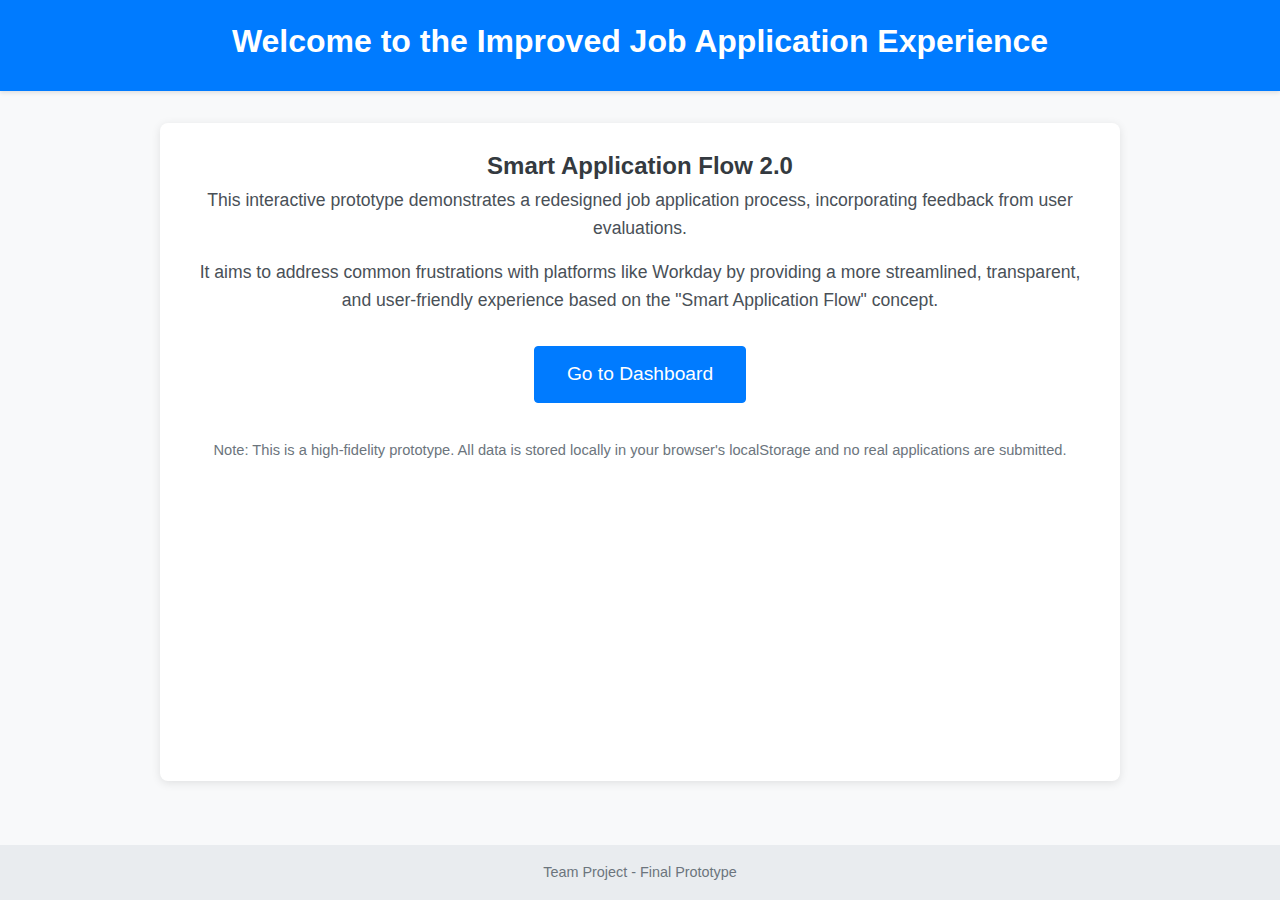
<file: index.html>
<!DOCTYPE html>
<html lang="en">
<head>
    <meta charset="UTF-8">
    <meta name="viewport" content="width=device-width, initial-scale=1.0">
    <title>Job Application Prototype - Welcome</title>
    <link rel="stylesheet" href="css/style.css">
</head>
<body>
    <header>
        <h1>Welcome to the Improved Job Application Experience</h1>
    </header>
    <main class="container welcome-container">
        <h2>Smart Application Flow 2.0</h2>
        <p>This interactive prototype demonstrates a redesigned job application process, incorporating feedback from user evaluations.</p>
        <p>It aims to address common frustrations with platforms like Workday by providing a more streamlined, transparent, and user-friendly experience based on the "Smart Application Flow" concept.</p>
        <a href="dashboard.html" class="btn btn-primary btn-large">Go to Dashboard</a>
        <p class="text-muted" style="margin-top: 1.5rem;"><small>Note: This is a high-fidelity prototype. All data is stored locally in your browser's localStorage and no real applications are submitted.</small></p>
    </main>
    <footer>
        <p>Team Project - Final Prototype</p>
    </footer>
    <!-- No JS needed for this page specifically -->
</body>
</html>
</file>
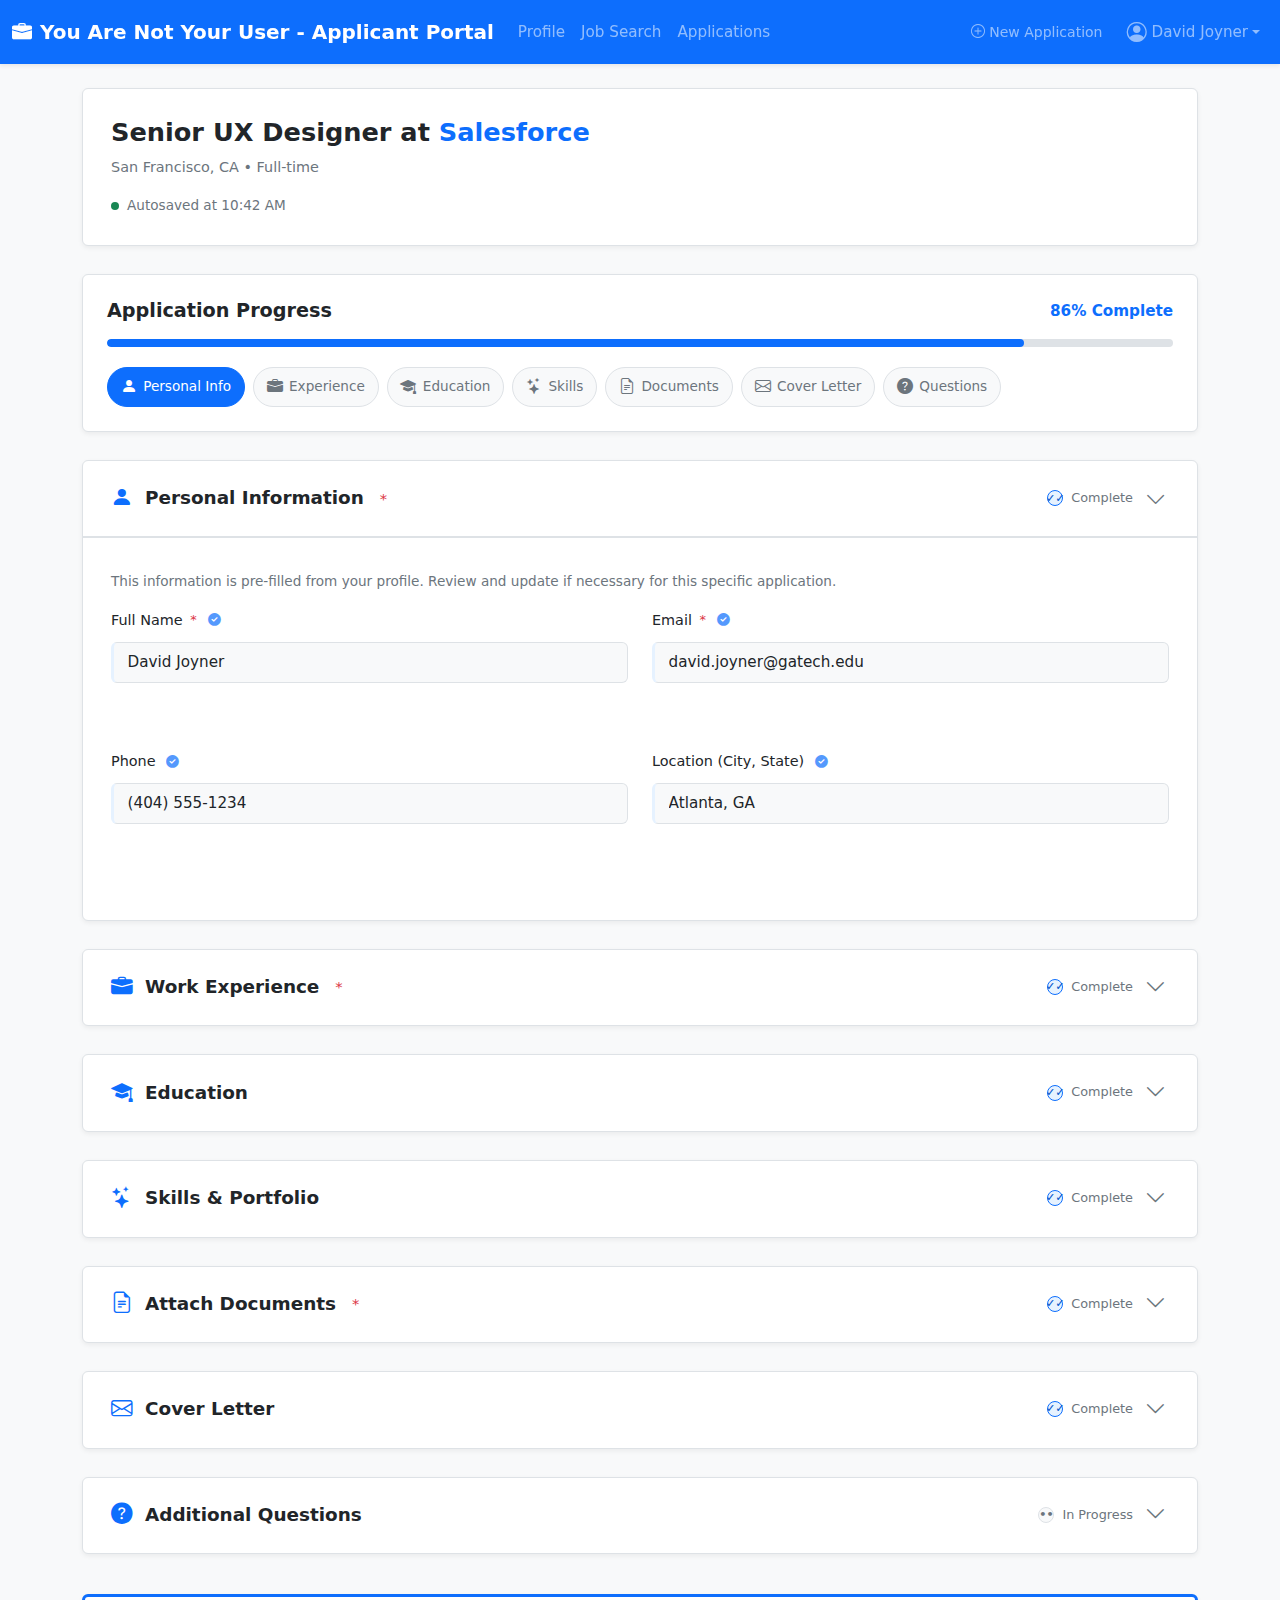
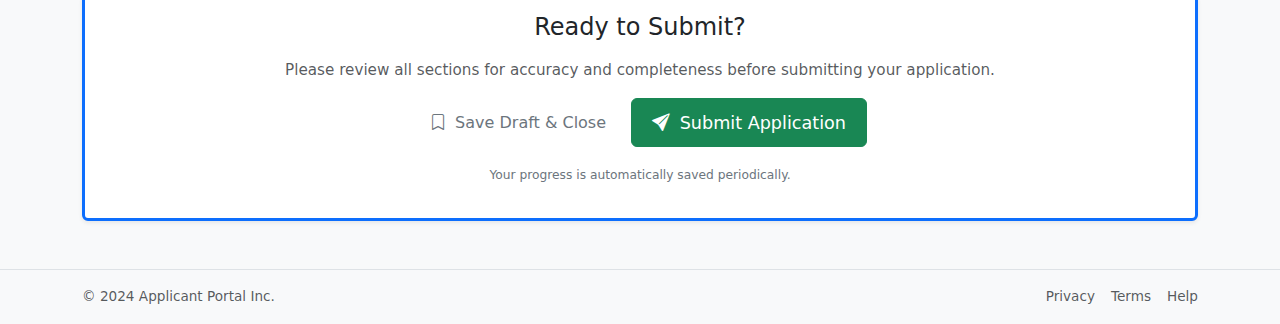
<file: apply.html>
<!DOCTYPE html>
<html lang="en">
<head>
    <meta charset="UTF-8">
    <meta name="viewport" content="width=device-width, initial-scale=1.0">
    <title>Apply for Job</title>
    <!-- Bootstrap CSS -->
    <link href="https://cdn.jsdelivr.net/npm/bootstrap@5.1.3/dist/css/bootstrap.min.css" rel="stylesheet">
    <!-- Bootstrap Icons -->
    <link rel="stylesheet" href="https://cdn.jsdelivr.net/npm/bootstrap-icons@1.8.1/font/bootstrap-icons.css">
    <!-- FontAwesome (for specific icons used in prefilled badge) -->
    <link rel="stylesheet" href="https://cdnjs.cloudflare.com/ajax/libs/font-awesome/6.0.0/css/all.min.css">

    <style>
        :root {
            --primary-color: #0d6efd;
            --primary-dark: #0a58ca;
            --primary-light: #e6f2ff;
            --success-color: #198754; /* Updated Success */
            --warning-color: #ffc107;
            --danger-color: #dc3545;
            --info-color: #0dcaf0;
            --gray-light: #f8f9fa;
            --gray-mid: #dee2e6; /* Slightly darker mid */
            --gray-dark: #6c757d;
            --text-main: #212529;
            --text-light: #6c757d;
            --radius: 0.375rem;
            --shadow: 0 0.125rem 0.35rem rgba(0, 0, 0, 0.06); /* Softer shadow */
            --shadow-lg: 0 0.5rem 1.5rem rgba(0, 0, 0, 0.1);
            --transition: all 0.3s ease;
            --ai-accent: #6f42c1; /* Purple for AI */
            --ai-bg: linear-gradient(to right, #f3f0f9, #f8f6fc);
        }

        body {
            background-color: var(--gray-light);
            color: var(--text-main);
            line-height: 1.6;
            font-size: 0.95rem; /* Slightly smaller base font */
        }

        .page-wrapper {
            min-height: 100vh;
            display: flex;
            flex-direction: column;
        }

        main {
            flex: 1;
        }

        /* Cards and Sections */
        .card {
            background-color: white;
            border-radius: var(--radius);
            box-shadow: var(--shadow);
            margin-bottom: 1.75rem; /* Increased spacing */
            border: 1px solid var(--gray-mid);
            overflow: hidden;
        }

        .card-flush {
            padding: 1.75rem;
        }

        .card-nested {
            border: 1px solid var(--gray-mid);
            border-radius: var(--radius);
            padding: 1.5rem;
            margin-bottom: 1.25rem; /* Space between nested items */
            position: relative;
            background-color: #fff;
            box-shadow: none; /* No shadow for nested */
            transition: border-color 0.2s ease;
        }
        .card-nested:hover {
            border-color: var(--primary-light);
        }

        .application-header-info {
            background-color: #fff;
            padding: 1.75rem;
            border-radius: var(--radius);
            margin-bottom: 1.75rem;
            box-shadow: var(--shadow);
            border: 1px solid var(--gray-mid);
        }

        .job-title {
            font-size: 1.6rem; /* Slightly larger */
            font-weight: 600;
            color: var(--text-main); /* Use main text color */
            margin-bottom: 0.5rem;
        }
        .job-title span {
            color: var(--primary-color); /* Highlight company */
        }

        .company-info {
            display: flex;
            align-items: center;
            gap: 0.75rem;
            margin-bottom: 1rem;
            color: var(--text-light);
            font-size: 0.9rem;
        }
        .company-info img {
            opacity: 0.9;
        }

        /* Progress Bar and Section Navigation */
        .progress-section {
            background-color: white;
            border-radius: var(--radius);
            padding: 1.5rem;
            box-shadow: var(--shadow);
            margin-bottom: 1.75rem;
            border: 1px solid var(--gray-mid);
        }

        .progress-header {
            display: flex;
            justify-content: space-between;
            align-items: center;
            margin-bottom: 1rem;
        }

        .progress-title {
            font-size: 1.2rem;
            font-weight: 600;
            color: var(--text-main);
            margin-bottom: 0;
        }

        .progress-percentage {
            font-size: 0.95rem;
            font-weight: 600;
            color: var(--primary-color);
        }

        .progress {
            height: 8px; /* Thinner bar */
            border-radius: 4px;
            background-color: var(--gray-mid);
            overflow: hidden;
        }

        .progress-bar {
            background-color: var(--primary-color);
            border-radius: 4px;
            transition: width 0.5s ease;
        }

        .section-navigation {
            display: flex;
            flex-wrap: wrap;
            gap: 0.5rem; /* Slightly smaller gap */
            margin-top: 1.25rem;
        }

        .section-nav-item {
            display: flex;
            align-items: center;
            gap: 0.4rem;
            background-color: var(--gray-light);
            padding: 0.4rem 0.8rem; /* Adjusted padding */
            border-radius: 1.25rem;
            font-size: 0.85rem;
            border: 1px solid var(--gray-mid);
            cursor: pointer;
            transition: var(--transition);
            color: var(--text-light);
            font-weight: 500;
        }
        .section-nav-item .nav-icon {
            font-size: 1rem; /* Slightly smaller icon */
        }

        .section-nav-item.active {
            background-color: var(--primary-color);
            color: white;
            border-color: var(--primary-color);
        }

        .section-nav-item:hover:not(.active) {
            background-color: var(--gray-mid);
            border-color: var(--gray-dark);
            color: var(--text-main);
        }

        .section-nav-item.active:hover {
            background-color: var(--primary-dark);
            border-color: var(--primary-dark);
        }

        /* Section Headers and Content */
        .application-section {
            margin-bottom: 1.75rem;
            background-color: #fff;
            border-radius: var(--radius);
            box-shadow: var(--shadow);
            border: 1px solid var(--gray-mid);
            overflow: hidden; /* Keep hidden for collapse */
        }

        .section-header {
            padding: 1.25rem 1.75rem; /* More padding */
            display: flex;
            justify-content: space-between;
            align-items: center;
            cursor: pointer;
            border-radius: var(--radius) var(--radius) 0 0;
            transition: background-color 0.3s ease;
            border-bottom: 1px solid var(--gray-mid); /* Separator */
        }
        .section-header:hover {
            background-color: var(--primary-light);
        }
        /* Style header differently when content is closed */
         .section-content:not(.open) + .section-header { /* Incorrect sibling selector, needs parent */
            /* This won't work as intended easily with CSS only */
         }
         .application-section:has(.section-content:not(.open)) .section-header {
             border-bottom-color: transparent; /* Remove border when collapsed */
         }


        .section-title {
            display: flex;
            align-items: center;
            gap: 0.75rem;
            font-size: 1.15rem; /* Adjusted size */
            font-weight: 600;
        }

        .section-title h3 {
            margin-bottom: 0;
            font-size: 1.15rem; /* Match parent */
            font-weight: 600;
        }

        .section-title .icon {
            font-size: 1.35rem;
            color: var(--primary-color); /* Color the icon */
        }

        .required-indicator {
            color: var(--danger-color);
            font-weight: normal; /* Less prominent */
            font-size: 0.8em; /* Smaller */
            margin-left: 0.25rem;
            vertical-align: super;
        }

        .section-status {
            display: flex;
            align-items: center;
            gap: 0.5rem;
            font-size: 0.8rem;
        }

        .status-indicator {
            width: 1rem;
            height: 1rem;
            border-radius: 50%;
            display: flex;
            align-items: center;
            justify-content: center;
            font-size: 0.7rem;
            font-weight: bold;
            border: 1px solid transparent;
        }

        .status-indicator.complete {
            background-color: var(--primary-light);
            color: var(--primary-dark);
            border-color: var(--primary-color);
        }
        .status-indicator.complete::before { content: "✓"; }

        .status-indicator.incomplete {
            background-color: var(--gray-light);
            color: var(--gray-dark);
            border-color: var(--gray-mid);
        }
        .status-indicator.incomplete::before { content: "•"; }

        .status-text {
            color: var(--text-light);
            font-weight: 500;
        }

        .section-content {
            max-height: 0;
            overflow: hidden;
            transition: max-height 0.4s ease-out, padding 0.4s ease-out, border-top-width 0.1s linear 0.3s; /* Smoother transition */
            padding: 0 1.75rem; /* Match header horizontal padding */
            border-top: 0px solid var(--gray-mid); /* Start with 0 width */
        }

        .section-content.open {
            max-height: 5000px; /* Large value */
            padding: 1.75rem;
            border-top-width: 1px; /* Animate border in */
            transition: max-height 0.4s ease-in, padding 0.4s ease-in, border-top-width 0.1s linear;
        }

        .toggle-section {
            border: none;
            background: none;
            width: 1.75rem; /* Larger click target */
            height: 1.75rem;
            font-size: 1.3rem;
            line-height: 1;
            display: flex;
            align-items: center;
            justify-content: center;
            color: var(--gray-dark);
            cursor: pointer;
            transition: color 0.3s ease, transform 0.3s ease; /* Add transform */
            border-radius: 50%;
        }
        .toggle-section:hover {
            color: var(--primary-dark);
            background-color: var(--gray-light);
        }
        /* Rotate toggle */
        .section-content:not(.open) + .toggle-section { /* Requires JS to toggle class on button */
           /* transform: rotate(0deg); */
        }
        .toggle-section.expanded {
            transform: rotate(180deg);
        }


        /* Form Elements */
        .form-group {
            margin-bottom: 1.5rem;
        }

        .form-row {
            display: flex;
            flex-wrap: wrap;
            gap: 1.5rem; /* Consistent gap */
            margin-bottom: 1.5rem;
        }

        .form-column {
            flex: 1;
            min-width: 250px;
        }

        .form-label {
            display: flex;
            align-items: center;
            gap: 0.375rem;
            margin-bottom: 0.6rem; /* More space below label */
            font-weight: 500;
            font-size: 0.9rem;
        }

        .required-marker {
            color: var(--danger-color);
            font-weight: normal; /* Match indicator */
            font-size: 0.9em;
            margin-left: 0.1rem;
        }

        .form-control, .form-select {
            display: block;
            width: 100%;
            padding: 0.5rem 0.85rem; /* Adjusted padding */
            font-size: 0.95rem;
            font-weight: 400;
            line-height: 1.5;
            color: var(--text-main);
            background-color: #fff;
            background-clip: padding-box;
            border: 1px solid var(--gray-mid);
            border-radius: var(--radius);
            transition: border-color 0.15s ease-in-out, box-shadow 0.15s ease-in-out;
        }
        .form-control:focus, .form-select:focus {
            border-color: var(--primary-color);
            outline: 0;
            box-shadow: 0 0 0 0.2rem rgba(13, 110, 253, 0.2);
        }

        /* Input group styling */
        .input-group .form-control:focus {
            z-index: 3; /* Ensure focused input is on top */
        }

        textarea.form-control {
            min-height: calc(1.5em + 1rem + 2px) * 3; /* Default height for 3 rows */
        }

        .form-control.prefilled {
            /* Subtle indication - maybe just background? */
            background-color: #f8f9fa; /* Slightly off-white */
            border-left: 3px solid var(--primary-light);
        }

        .form-helper {
            display: block;
            margin-top: 0.35rem;
            font-size: 0.85rem;
            color: var(--text-light);
        }

        .validation-error {
            color: var(--danger-color);
            font-size: 0.85rem;
            margin-top: 0.4rem;
            font-weight: 500;
            display: block; /* Ensure it takes space */
            min-height: 1em; /* Prevent layout shifts */
        }

        .prefilled-badge {
            display: inline-flex; /* Keep flex for alignment */
            align-items: center;
            margin-left: 0.3rem; /* Closer to the label */
            color: var(--primary-color); /* Keep primary color for icon, but could be gray */
            opacity: 0.7; /* Make icon slightly transparent */
            /* Remove padding, background, border etc. */
        }
        .prefilled-badge .badge-text {
            display: none; /* Hide the text part */
        }
        .prefilled-badge i {
            font-size: 0.8rem; /* Adjust icon size as needed */
        }

        .autosave-indicator {
            display: flex;
            align-items: center;
            gap: 0.5rem;
            font-size: 0.85rem;
            color: var(--text-light);
            margin-top: 0.625rem;
        }
        .autosave-indicator .status-text { font-size: 0.85rem; }

        .pulse-dot {
            width: 8px;
            height: 8px;
            border-radius: 50%;
            background-color: var(--success-color); /* Use success color */
            animation: pulse 2s infinite;
        }
        @keyframes pulse {
            0% { box-shadow: 0 0 0 0 rgba(25, 135, 84, 0.7); } /* Match success color */
            70% { box-shadow: 0 0 0 6px rgba(25, 135, 84, 0); }
            100% { box-shadow: 0 0 0 0 rgba(25, 135, 84, 0); }
        }

        /* Contextual Hints */
        .contextual-hint {
            padding: 0.85rem 1.1rem;
            border-radius: var(--radius);
            margin-top: 1rem;
            font-size: 0.9rem; /* Slightly larger */
            display: flex;
            align-items: flex-start;
            gap: 0.75rem;
            border-width: 1px;
            border-style: solid;
            border-left-width: 4px;
        }
        .contextual-hint i {
            margin-top: 0.15rem; /* Align icon better */
            font-size: 1.1em;
        }

        .contextual-hint.info {
            background-color: #cfe2ff; color: #052c65; border-color: #b6d4fe; border-left-color: #0d6efd;
        }
        .contextual-hint.tip {
            background-color: #d1e7dd; color: #0a3622; border-color: #c3e6cb; border-left-color: #198754;
        }
        .contextual-hint.suggestion {
            background-color: #fff3cd; color: #664d03; border-color: #ffe69c; border-left-color: #ffc107;
        }

        /* Document Selection */
        .document-selection-grid {
            display: grid;
            grid-template-columns: repeat(auto-fill, minmax(280px, 1fr)); /* Wider items */
            gap: 1rem;
            margin-bottom: 1.25rem;
        }

        .doc-select-item {
            display: flex;
            align-items: center;
            padding: 0.85rem 1rem;
            border: 1px solid var(--gray-mid);
            border-radius: var(--radius);
            background-color: white;
            transition: var(--transition);
            cursor: pointer; /* Make whole item clickable */
        }
        .doc-select-item:has(input:checked) {
            border-color: var(--primary-color);
            background-color: var(--primary-light);
        }
         .doc-select-item:not(:has(input:checked)):hover {
             border-color: var(--primary-dark);
             background-color: #f8f9fa;
         }


        .doc-select-item input[type="checkbox"] {
            margin-right: 0.85rem;
            flex-shrink: 0; /* Prevent shrinking */
            cursor: pointer;
        }

        .doc-select-item label {
            display: flex;
            align-items: center; /* Align icon and text */
            gap: 0.6rem;
            cursor: pointer;
            margin-bottom: 0;
            flex-grow: 1;
        }
        .doc-select-item .doc-info {
            display: flex;
            flex-direction: column;
        }

        .doc-select-item .doc-info span {
            font-weight: 500;
            word-break: break-word; /* Break long filenames */
        }
        .doc-select-item .doc-info small {
            color: var(--text-light);
            font-size: 0.8rem;
        }
        .doc-select-item i { font-size: 1.5rem; } /* Larger file icons */

        /* Buttons */
        .btn {
            padding: 0.5rem 1rem; /* Standardized padding */
            border-radius: var(--radius);
            font-weight: 500;
            line-height: 1.5;
            text-align: center;
            text-decoration: none;
            vertical-align: middle;
            cursor: pointer;
            user-select: none;
            border: 1px solid transparent;
            transition: color 0.15s ease-in-out, background-color 0.15s ease-in-out, border-color 0.15s ease-in-out, box-shadow 0.15s ease-in-out;
        }
        .btn:focus { box-shadow: 0 0 0 0.2rem rgba(13, 110, 253, 0.25); }
        .btn-success { background-color: var(--success-color); border-color: var(--success-color); }
        .btn-success:hover { background-color: #157347; border-color: #146c43; } /* Darker success hover */

        .btn-sm {
            padding: 0.35rem 0.7rem;
            font-size: 0.875rem;
        }
        .btn-lg {
            padding: 0.65rem 1.25rem;
            font-size: 1.1rem;
        }

        /* Remove Item Button (Experience/Education) - Updated */
        .remove-item-btn {
            position: absolute;
            top: 0.6rem; /* Adjusted position */
            right: 0.6rem;
            padding: 0.2rem 0.4rem; /* Smaller padding */
            font-size: 1rem; /* Icon size */
            line-height: 1;
            background-color: transparent;
            border: none;
            color: var(--gray-dark);
            transition: color 0.2s ease, transform 0.2s ease;
            z-index: 5;
            border-radius: 50%; /* Make it round */
            width: 1.8rem;
            height: 1.8rem;
            display: inline-flex;
            align-items: center;
            justify-content: center;
        }
        .remove-item-btn:hover {
            color: var(--danger-color);
            background-color: #f8d7da; /* Light red background on hover */
            transform: scale(1.1);
        }
        .remove-item-btn i {
            vertical-align: middle;
            display: block; /* Helps centering */
        }

        /* Submit Section */
        .submit-section {
            text-align: center;
            margin: 2.5rem 0 1.5rem;
        }

        .submit-note {
            margin-top: 1rem;
            color: var(--text-light);
            font-size: 0.875rem;
        }

        /* AI Assistant */
        .ai-assistant {
            background: var(--ai-bg);
            border-radius: var(--radius);
            padding: 1rem 1.25rem; /* More padding */
            margin: 1rem 0;
            border: 1px solid rgba(111, 66, 193, 0.2);
            border-left: 4px solid var(--ai-accent);
            font-size: 0.9rem;
        }

        .ai-assistant-header {
            display: flex;
            align-items: center;
            gap: 0.5rem;
            margin-bottom: 0.75rem; /* More space below header */
            color: var(--ai-accent);
            font-weight: 600;
            font-size: 1rem;
        }
        .ai-assistant-header i { font-size: 1.2em; }

        .ai-suggestion {
            background-color: white;
            border-radius: var(--radius);
            padding: 0.75rem 1rem;
            margin-top: 0.75rem;
            color: var(--text-main);
            border: 1px solid var(--gray-mid);
            font-size: 0.85rem;
        }

        /* Validation Summary */
        .validation-summary-box {
            background-color: #f8d7da;
            color: #58151c; /* Darker text */
            padding: 1rem 1.25rem;
            border-radius: var(--radius);
            margin-bottom: 1.5rem; /* Space below */
            border: 1px solid #f1aeb5;
            border-left: 5px solid var(--danger-color);
            font-size: 0.9rem;
            font-weight: 500;
        }
        .validation-summary-box ul {
            margin-bottom: 0;
            padding-left: 1.5rem;
        }

        /* Radio buttons */
        .radio-group {
            display: flex;
            flex-wrap: wrap; /* Allow wrapping */
            gap: 1rem 1.5rem; /* Row and column gap */
            margin-top: 0.5rem;
        }

        .radio-group label {
            display: flex;
            align-items: center;
            gap: 0.5rem; /* Increased gap */
            cursor: pointer;
            margin-bottom: 0;
            font-weight: 400; /* Normal weight */
        }
        .radio-group input[type="radio"] {
            margin-top: -0.1em; /* Align better with text */
            cursor: pointer;
        }

        /* Fake tags input */
        .tags-input-wrapper {
            margin-bottom: 0.75rem; /* Space below tags */
        }
        .tags-container {
            display: flex;
            flex-wrap: wrap;
            gap: 0.5rem;
            padding: 0.5rem 0.75rem; /* Adjust padding */
            border: 1px solid var(--gray-mid);
            border-radius: var(--radius);
            background-color: white;
            min-height: calc(1.5em + 1rem + 2px); /* Match input height */
            cursor: text; /* Indicate it's editable */
        }
        .tags-container:focus-within { /* Style when container or input has focus */
            border-color: var(--primary-color);
            box-shadow: 0 0 0 0.2rem rgba(13, 110, 253, 0.2);
        }

        .tag {
            display: inline-flex;
            align-items: center;
            gap: 0.375rem;
            padding: 0.25rem 0.625rem;
            background-color: var(--primary-light);
            color: var(--primary-dark);
            border-radius: 0.25rem; /* Less rounded */
            font-size: 0.85rem;
            font-weight: 500;
            border: 1px solid var(--primary-color);
        }

        .tag .tag-remove {
            cursor: pointer;
            font-weight: bold;
            color: var(--primary-dark);
            opacity: 0.7;
            transition: opacity 0.2s ease;
        }
        .tag .tag-remove:hover {
            opacity: 1;
        }
        /* Hidden input for tags */
        .tags-input {
            border: none;
            outline: none;
            padding: 0.25rem 0;
            flex-grow: 1;
            min-width: 100px;
            background: transparent;
            font-size: 0.95rem;
        }
        .tags-input::placeholder {
            color: var(--text-light);
            font-size: 0.9rem;
        }

        /* Custom spinner animation */
        @keyframes spinner {
            to { transform: rotate(360deg); }
        }
        .spinner {
            display: inline-block;
            width: 1em; /* Relative size */
            height: 1em;
            vertical-align: -0.125em; /* Align better */
            border: 2px solid currentColor;
            border-right-color: transparent;
            border-radius: 50%;
            animation: spinner 0.75s linear infinite;
            margin-right: 0.5rem;
        }

        /* Dynamic List Items */
        .dynamic-list-container {
            display: flex;
            flex-direction: column;
            gap: 1.25rem; /* Consistent gap */
        }
        .add-item-btn {
            margin-top: 1rem; /* Space above add button */
            align-self: flex-start; /* Align left */
        }

        /* Footer */
        footer {
            font-size: 0.85rem;
        }


        /* Mobile optimizations */
        @media (max-width: 767.98px) {
            body { font-size: 0.9rem; } /* Adjust base font */
            .container { padding-left: 0.75rem; padding-right: 0.75rem; }
            .form-row { flex-direction: column; gap: 1.25rem; margin-bottom: 1.25rem; }
            .section-header { padding: 1rem 1.25rem; }
            .section-content { padding: 1.25rem; }
            .section-content.open { padding: 1.25rem; }
            .section-nav-item .nav-text { display: none; } /* Hide text on small screens */
            .section-nav-item { padding: 0.5rem; border-radius: 50%; width: 2.5rem; height: 2.5rem; justify-content: center;} /* Make icons circular */
            .section-nav-item .nav-icon { font-size: 1.2rem; }
            .section-navigation { justify-content: space-around; } /* Distribute icons */
            .doc-select-item { padding: 0.75rem; }
            .section-status .status-text { display: none; } /* Hide status text */
            .job-title { font-size: 1.4rem; }
            .btn-lg { padding: 0.5rem 1rem; font-size: 1rem; } /* Slightly smaller large buttons */
            .submit-section .d-md-flex { flex-direction: column; gap: 0.75rem;} /* Stack submit buttons */
        }
    </style>
</head>
<body>
    <div class="page-wrapper">
        <nav class="navbar navbar-expand-lg navbar-dark bg-primary shadow-sm sticky-top">
            <div class="container-fluid">
                <a class="navbar-brand fw-bold" href="dashboard.html">
                    <i class="bi bi-briefcase-fill me-2"></i>You Are Not Your User - Applicant Portal
                </a>
                <button class="navbar-toggler" type="button" data-bs-toggle="collapse" data-bs-target="#navbarNav">
                    <span class="navbar-toggler-icon"></span>
                </button>
                <div class="collapse navbar-collapse" id="navbarNav">
                    <ul class="navbar-nav">
                        <li class="nav-item">
                            <a class="nav-link" href="profile.html">Profile</a>
                        </li>
                        <li class="nav-item">
                            <a class="nav-link" href="#">Job Search</a>
                        </li>
                        <li class="nav-item">
                            <a class="nav-link" href="#">Applications</a>
                        </li>
                    </ul>
                    <ul class="navbar-nav ms-auto align-items-center">
                         <li class="nav-item me-2">
                            <a class="nav-link btn btn-sm btn-outline-light" href="apply.html?new=true" title="Start a new application">
                                <i class="bi bi-plus-circle me-1"></i>New Application
                            </a>
                        </li>
                        <li class="nav-item dropdown">
                            <a class="nav-link dropdown-toggle d-flex align-items-center" href="#" id="navbarDropdownUser" role="button" data-bs-toggle="dropdown" aria-expanded="false">
                                <i class="bi bi-person-circle me-1 fs-5"></i>David Joyner
                            </a>
                            <ul class="dropdown-menu dropdown-menu-end" aria-labelledby="navbarDropdownUser">
                                <li><a class="dropdown-item" href="profile.html"><i class="bi bi-person-lines-fill me-2"></i>My Profile</a></li>
                                <li><a class="dropdown-item" href="#"><i class="bi bi-gear-fill me-2"></i>Settings</a></li>
                                <li><hr class="dropdown-divider"></li>
                                <li><a class="dropdown-item" href="#"><i class="bi bi-box-arrow-right me-2"></i>Logout</a></li>
                            </ul>
                        </li>
                    </ul>
                </div>
            </div>
        </nav>

        <main class="container my-4">
            <div class="application-header-info">
                <h2 id="application-title" class="job-title">Senior UX Designer at <span>Salesforce</span></h2>
                <div class="company-info">
                    <span id="application-company">San Francisco, CA • Full-time</span>
                </div>
                <div id="autosave-indicator" class="autosave-indicator">
                    <div class="pulse-dot"></div>
                    <span id="auto-save-status" class="status-text">Autosaved at <span id="last-saved-time">10:42 AM</span></span>
                </div>
            </div>

            <div class="progress-section">
                <div class="progress-header">
                    <h3 class="progress-title">Application Progress</h3>
                    <span id="progress-percentage" class="progress-percentage">42% Complete</span>
                </div>
                <div class="progress-bar-container">
                    <div class="progress">
                        <div id="application-progress" class="progress-bar" role="progressbar" style="width: 42%" aria-valuenow="42" aria-valuemin="0" aria-valuemax="100"></div>
                    </div>
                </div>
                <nav class="section-navigation" id="section-navigation">
                    <button type="button" class="section-nav-item active" data-section="personal-info" title="Personal Info">
                        <span class="nav-icon"><i class="bi bi-person-fill"></i></span> <span class="nav-text">Personal Info</span>
                    </button>
                    <button type="button" class="section-nav-item" data-section="work-experience" title="Experience">
                        <span class="nav-icon"><i class="bi bi-briefcase-fill"></i></span> <span class="nav-text">Experience</span>
                    </button>
                    <button type="button" class="section-nav-item" data-section="education" title="Education">
                        <span class="nav-icon"><i class="bi bi-mortarboard-fill"></i></span> <span class="nav-text">Education</span>
                    </button>
                    <button type="button" class="section-nav-item" data-section="skills" title="Skills">
                        <span class="nav-icon"><i class="bi bi-stars"></i></span> <span class="nav-text">Skills</span>
                    </button>
                    <button type="button" class="section-nav-item" data-section="documents" title="Documents">
                        <span class="nav-icon"><i class="bi bi-file-earmark-text"></i></span> <span class="nav-text">Documents</span>
                    </button>
                    <button type="button" class="section-nav-item" data-section="cover-letter" title="Cover Letter">
                        <span class="nav-icon"><i class="bi bi-envelope"></i></span> <span class="nav-text">Cover Letter</span>
                    </button>
                    <button type="button" class="section-nav-item" data-section="questions" title="Questions">
                        <span class="nav-icon"><i class="bi bi-question-circle-fill"></i></span> <span class="nav-text">Questions</span>
                    </button>
                </nav>
            </div>

            <div id="validation-summary" role="alert" class="validation-summary-box" style="display: none;">
                <h5 class="mb-2"><i class="bi bi-exclamation-triangle-fill me-2"></i>Please address the following issues:</h5>
                <ul id="validation-list"></ul>
            </div>

            <form id="application-form" novalidate class="application-sections">
                <div class="application-section card required" id="personal-info-section" data-section="personal-info">
                    <div class="section-header" role="button" aria-expanded="true" aria-controls="content-personal-info">
                        <div class="section-title">
                            <i class="bi bi-person-fill icon"></i>
                            <h3>Personal Information</h3>
                            <span class="required-indicator">*</span>
                        </div>
                        <div class="section-status">
                            <div class="status-indicator complete" data-status="complete"></div>
                            <span class="status-text">Complete</span>
                            <button type="button" class="toggle-section expanded" aria-label="Collapse Personal Information Section"><i class="bi bi-chevron-up"></i></button>
                        </div>
                    </div>
                    <div id="content-personal-info" class="section-content open">
                        <p class="form-helper mb-3">This information is pre-filled from your profile. Review and update if necessary for this specific application.</p>
                        <div class="form-row">
                            <div class="form-group form-column">
                                <label for="app-name" class="form-label">
                                    Full Name <span class="required-marker">*</span>
                                    <span class="prefilled-badge"><i class="fas fa-check-circle"></i></span>
                                </label>
                                <input type="text" id="app-name" name="name" class="form-control prefilled" value="David Joyner" required>
                                <div class="validation-error" data-validation-for="name"></div>
                            </div>
                            <div class="form-group form-column">
                                <label for="app-email" class="form-label">
                                    Email <span class="required-marker">*</span>
                                    <span class="prefilled-badge"><i class="fas fa-check-circle"></i></span>
                                </label>
                                <input type="email" id="app-email" name="email" class="form-control prefilled" value="david.joyner@gatech.edu" required>
                                <div class="validation-error" data-validation-for="email"></div>
                            </div>
                        </div>
                        <div class="form-row">
                            <div class="form-group form-column">
                                <label for="app-phone" class="form-label">
                                    Phone
                                    <span class="prefilled-badge"><i class="fas fa-check-circle"></i></span>
                                </label>
                                <input type="tel" id="app-phone" name="phone" class="form-control prefilled" value="(404) 555-1234">
                                <div class="validation-error" data-validation-for="phone"></div>
                            </div>
                            <div class="form-group form-column">
                                <label for="app-location" class="form-label">
                                    Location (City, State)
                                    <span class="prefilled-badge"><i class="fas fa-check-circle"></i></span>
                                </label>
                                <input type="text" id="app-location" name="location" class="form-control prefilled" value="Atlanta, GA">
                                <div class="validation-error" data-validation-for="location"></div>
                            </div>
                        </div>
                    </div>
                </div>

                <div class="application-section card required" id="work-experience-section" data-section="work-experience">
                    <div class="section-header" role="button" aria-expanded="false" aria-controls="content-work-experience">
                        <div class="section-title">
                            <i class="bi bi-briefcase-fill icon"></i>
                            <h3>Work Experience</h3>
                            <span class="required-indicator">*</span>
                        </div>
                        <div class="section-status">
                            <div class="status-indicator complete" data-status="complete"></div>
                            <span class="status-text">Complete</span>
                            <button type="button" class="toggle-section" aria-label="Expand Work Experience Section"><i class="bi bi-chevron-down"></i></button>
                        </div>
                    </div>
                    <div id="content-work-experience" class="section-content">
                        <p class="form-helper mb-3">Review your work history. Add, remove, or edit entries as needed for this role. At least one entry is required.</p>
                        <div id="app-work-experience-list" class="dynamic-list-container">
                            <div class="dynamic-list-item experience-item card-nested">
                                <button type="button" class="remove-item-btn" title="Remove Experience"><i class="bi bi-x-lg"></i></button>
                                <div class="form-row">
                                    <div class="form-group form-column">
                                        <label class="form-label">Job Title <span class="required-marker">*</span> <span class="prefilled-badge"><i class="fas fa-check-circle"></i></span></label>
                                        <input type="text" name="jobTitle" class="form-control prefilled" value="Associate Dean for Off-Campus & Special Initiatives" required>
                                        <div class="validation-error"></div>
                                    </div>
                                    <div class="form-group form-column">
                                        <label class="form-label">Company <span class="required-marker">*</span> <span class="prefilled-badge"><i class="fas fa-check-circle"></i></span></label>
                                        <input type="text" name="company" class="form-control prefilled" value="College of Computing at Georgia Tech" required>
                                        <div class="validation-error"></div>
                                    </div>
                                </div>
                                <div class="form-row">
                                    <div class="form-group form-column">
                                        <label class="form-label">Duration <span class="prefilled-badge"><i class="fas fa-check-circle"></i></span></label>
                                        <input type="text" name="duration" class="form-control prefilled" value="Jan 2025 - Present · 4 mos">
                                    </div>
                                    <div class="form-group form-column">
                                        <label class="form-label">Location (Optional) <span class="prefilled-badge"><i class="fas fa-check-circle"></i></span></label>
                                        <input type="text" name="location" class="form-control prefilled" value="Atlanta, Georgia, United States">
                                    </div>
                                </div>
                                <div class="form-group">
                                    <label class="form-label">Description / Responsibilities <span class="prefilled-badge"><i class="fas fa-check-circle"></i></span></label>
                                    <textarea name="description" class="form-control prefilled" rows="3">Overseeing online, off-campus, and other special initiatives for the College of Computing.</textarea>
                                </div>
                            </div>

                             <div class="dynamic-list-item experience-item card-nested">
                                <button type="button" class="remove-item-btn" title="Remove Experience"><i class="bi bi-x-lg"></i></button>
                                <div class="form-row">
                                    <div class="form-group form-column">
                                        <label class="form-label">Job Title <span class="required-marker">*</span> <span class="prefilled-badge"><i class="fas fa-check-circle"></i></span></label>
                                        <input type="text" name="jobTitle" class="form-control prefilled" value="Zvi Galil PEACE Chair" required>
                                        <div class="validation-error"></div>
                                    </div>
                                    <div class="form-group form-column">
                                        <label class="form-label">Company <span class="required-marker">*</span> <span class="prefilled-badge"><i class="fas fa-check-circle"></i></span></label>
                                        <input type="text" name="company" class="form-control prefilled" value="College of Computing at Georgia Tech" required>
                                        <div class="validation-error"></div>
                                    </div>
                                </div>
                                <div class="form-row">
                                    <div class="form-group form-column">
                                        <label class="form-label">Duration <span class="prefilled-badge"><i class="fas fa-check-circle"></i></span></label>
                                        <input type="text" name="duration" class="form-control prefilled" value="Sep 2023 - Present · 1 yr 8 mos">
                                    </div>
                                     <div class="form-group form-column">
                                        <label class="form-label">Location (Optional) <span class="prefilled-badge"><i class="fas fa-check-circle"></i></span></label>
                                        <input type="text" name="location" class="form-control prefilled" value="Atlanta, Georgia, United States">
                                    </div>
                                </div>
                                <div class="form-group">
                                    <label class="form-label">Description / Responsibilities <span class="prefilled-badge"><i class="fas fa-check-circle"></i></span></label>
                                    <textarea name="description" class="form-control prefilled" rows="3">Inaugural holder of the newly endowed Zvi Galil PEACE (Pervasive Equitable Access for Computing Education) Chair.</textarea>
                                </div>
                            </div>

                             <div class="dynamic-list-item experience-item card-nested">
                                <button type="button" class="remove-item-btn" title="Remove Experience"><i class="bi bi-x-lg"></i></button>
                                <div class="form-row">
                                    <div class="form-group form-column">
                                        <label class="form-label">Job Title <span class="required-marker">*</span> <span class="prefilled-badge"><i class="fas fa-check-circle"></i></span></label>
                                        <input type="text" name="jobTitle" class="form-control prefilled" value="Principal Research Associate" required>
                                        <div class="validation-error"></div>
                                    </div>
                                    <div class="form-group form-column">
                                        <label class="form-label">Company <span class="required-marker">*</span> <span class="prefilled-badge"><i class="fas fa-check-circle"></i></span></label>
                                        <input type="text" name="company" class="form-control prefilled" value="College of Computing at Georgia Tech" required>
                                        <div class="validation-error"></div>
                                    </div>
                                </div>
                                <div class="form-row">
                                    <div class="form-group form-column">
                                        <label class="form-label">Duration <span class="prefilled-badge"><i class="fas fa-check-circle"></i></span></label>
                                        <input type="text" name="duration" class="form-control prefilled" value="Jul 2023 - Present · 1 yr 10 mos">
                                    </div>
                                     <div class="form-group form-column">
                                        <label class="form-label">Location (Optional) <span class="prefilled-badge"><i class="fas fa-check-circle"></i></span></label>
                                        <input type="text" name="location" class="form-control prefilled" value="Atlanta, Georgia, United States">
                                    </div>
                                </div>
                                <div class="form-group">
                                    <label class="form-label">Description / Responsibilities <span class="prefilled-badge"><i class="fas fa-check-circle"></i></span></label>
                                    <textarea name="description" class="form-control prefilled" rows="3">Leading research initiatives in computing education and human-centered computing.</textarea>
                                </div>
                            </div>
                        </div>

                        <button type="button" class="btn btn-outline-primary btn-sm add-item-btn add-app-experience-btn mt-3">
                            <i class="bi bi-plus-circle me-1"></i> Add Another Experience
                        </button>

                        <div class="contextual-hint tip mt-4">
                            <i class="bi bi-lightbulb-fill"></i>
                            <div>
                                <strong>Tip:</strong> Focus on achievements that demonstrate your impact in UX. Use metrics and tailor descriptions to match the Senior UX Designer role requirements.
                            </div>
                        </div>
                    </div>
                </div>

                <div class="application-section card optional" id="education-section" data-section="education">
                    <div class="section-header" role="button" aria-expanded="false" aria-controls="content-education">
                        <div class="section-title">
                            <i class="bi bi-mortarboard-fill icon"></i>
                            <h3>Education</h3>
                        </div>
                        <div class="section-status">
                            <div class="status-indicator complete" data-status="complete"></div>
                            <span class="status-text">Complete</span>
                            <button type="button" class="toggle-section" aria-label="Expand Education Section"><i class="bi bi-chevron-down"></i></button>
                        </div>
                    </div>
                    <div id="content-education" class="section-content">
                        <p class="form-helper mb-3">Include relevant education. Add or remove entries as needed.</p>
                        <div id="app-education-list" class="dynamic-list-container">
                            <div class="dynamic-list-item education-item card-nested">
                                <button type="button" class="remove-item-btn" title="Remove Education"><i class="bi bi-x-lg"></i></button>
                                <div class="form-row">
                                    <div class="form-group form-column">
                                        <label class="form-label">Institution <span class="required-marker">*</span> <span class="prefilled-badge"><i class="fas fa-check-circle"></i></span></label>
                                        <input type="text" name="institution" class="form-control prefilled" value="Georgia Institute of Technology" required>
                                        <div class="validation-error"></div>
                                    </div>
                                    <div class="form-group form-column">
                                        <label class="form-label">Degree / Field of Study <span class="prefilled-badge"><i class="fas fa-check-circle"></i></span></label>
                                        <input type="text" name="degree" class="form-control prefilled" value="Doctor of Philosophy (Ph.D.), Human-Centered Computing">
                                    </div>
                                </div>
                                <div class="form-row">
                                    <div class="form-group form-column">
                                        <label class="form-label">Duration / Graduation Date <span class="prefilled-badge"><i class="fas fa-check-circle"></i></span></label>
                                        <input type="text" name="eduDuration" class="form-control prefilled" value="2009 - 2015">
                                    </div>
                                    <div class="form-group form-column">
                                        <label class="form-label">Location (Optional) <span class="prefilled-badge"><i class="fas fa-check-circle"></i></span></label>
                                        <input type="text" name="eduLocation" class="form-control prefilled" value="Atlanta, GA">
                                    </div>
                                </div>
                                <div class="form-group">
                                    <label class="form-label">Description <span class="prefilled-badge"><i class="fas fa-check-circle"></i></span></label>
                                    <textarea name="eduDescription" class="form-control prefilled" rows="3">Completed my Ph.D. in Human-Centered Computing in December 2014 with my dissertation titled "Metacognitive Tutoring for Inquiry-Driven Modeling." Specialized in Learning Science & Technology.</textarea>
                                </div>
                            </div>

                             <div class="dynamic-list-item education-item card-nested">
                                <button type="button" class="remove-item-btn" title="Remove Education"><i class="bi bi-x-lg"></i></button>
                                <div class="form-row">
                                    <div class="form-group form-column">
                                        <label class="form-label">Institution <span class="required-marker">*</span> <span class="prefilled-badge"><i class="fas fa-check-circle"></i></span></label>
                                        <input type="text" name="institution" class="form-control prefilled" value="Georgia Institute of Technology" required>
                                        <div class="validation-error"></div>
                                    </div>
                                    <div class="form-group form-column">
                                        <label class="form-label">Degree / Field of Study <span class="prefilled-badge"><i class="fas fa-check-circle"></i></span></label>
                                        <input type="text" name="degree" class="form-control prefilled" value="Master's Degree, Human-Computer Interaction">
                                    </div>
                                </div>
                                <div class="form-row">
                                    <div class="form-group form-column">
                                        <label class="form-label">Duration / Graduation Date <span class="prefilled-badge"><i class="fas fa-check-circle"></i></span></label>
                                        <input type="text" name="eduDuration" class="form-control prefilled" value="2008 - 2009">
                                    </div>
                                    <div class="form-group form-column">
                                        <label class="form-label">Location (Optional) <span class="prefilled-badge"><i class="fas fa-check-circle"></i></span></label>
                                        <input type="text" name="eduLocation" class="form-control prefilled" value="Atlanta, GA">
                                    </div>
                                </div>
                                <div class="form-group">
                                    <label class="form-label">Description <span class="prefilled-badge"><i class="fas fa-check-circle"></i></span></label>
                                    <textarea name="eduDescription" class="form-control prefilled" rows="3">Completed my Master of Science in Human-Computer Interaction with my final project on "A Language-Neutral Assessment for Introductory CS Knowledge."</textarea>
                                </div>
                            </div>

                            <div class="dynamic-list-item education-item card-nested">
                                <button type="button" class="remove-item-btn" title="Remove Education"><i class="bi bi-x-lg"></i></button>
                                <div class="form-row">
                                    <div class="form-group form-column">
                                        <label class="form-label">Institution <span class="required-marker">*</span> <span class="prefilled-badge"><i class="fas fa-check-circle"></i></span></label>
                                        <input type="text" name="institution" class="form-control prefilled" value="Georgia Institute of Technology" required>
                                        <div class="validation-error"></div>
                                    </div>
                                    <div class="form-group form-column">
                                        <label class="form-label">Degree / Field of Study <span class="prefilled-badge"><i class="fas fa-check-circle"></i></span></label>
                                        <input type="text" name="degree" class="form-control prefilled" value="Bachelor's Degree, Computer Science">
                                    </div>
                                </div>
                                <div class="form-row">
                                    <div class="form-group form-column">
                                        <label class="form-label">Duration / Graduation Date <span class="prefilled-badge"><i class="fas fa-check-circle"></i></span></label>
                                        <input type="text" name="eduDuration" class="form-control prefilled" value="2005 - 2008">
                                    </div>
                                    <div class="form-group form-column">
                                        <label class="form-label">Location (Optional) <span class="prefilled-badge"><i class="fas fa-check-circle"></i></span></label>
                                        <input type="text" name="eduLocation" class="form-control prefilled" value="Atlanta, GA">
                                    </div>
                                </div>
                                <div class="form-group">
                                    <label class="form-label">Description <span class="prefilled-badge"><i class="fas fa-check-circle"></i></span></label>
                                    <textarea name="eduDescription" class="form-control prefilled" rows="3">Completed my Bachelor of Science in Computer Science with my final research capstone on "Investigating the Effects of Variously Moded Educational Materials on Learning." Specialized in People & Media.</textarea>
                                </div>
                            </div>
                        </div>

                        <button type="button" class="btn btn-outline-primary btn-sm add-item-btn add-app-education-btn mt-3">
                            <i class="bi bi-plus-circle me-1"></i> Add Another Education
                        </button>
                    </div>
                </div>

                <div class="application-section card optional" id="skills-section" data-section="skills">
                    <div class="section-header" role="button" aria-expanded="false" aria-controls="content-skills">
                        <div class="section-title">
                            <i class="bi bi-stars icon"></i>
                            <h3>Skills & Portfolio</h3>
                        </div>
                        <div class="section-status">
                            <div class="status-indicator complete" data-status="complete"></div>
                            <span class="status-text">Complete</span>
                            <button type="button" class="toggle-section" aria-label="Expand Skills Section"><i class="bi bi-chevron-down"></i></button>
                        </div>
                    </div>
                    <div id="content-skills" class="section-content">
                        <div class="form-group">
                            <label for="app-skills-input" class="form-label">
                                Relevant Skills
                                <span class="prefilled-badge"><i class="fas fa-check-circle"></i> Initial skills pre-filled</span>
                            </label>
                            <div class="tags-input-wrapper">
                                <div class="tags-container" onclick="this.querySelector('.tags-input').focus()">
                                    <span class="tag">UX Design <span class="tag-remove" title="Remove skill">×</span></span>
                                    <span class="tag">UI Design <span class="tag-remove" title="Remove skill">×</span></span>
                                    <span class="tag">Figma <span class="tag-remove" title="Remove skill">×</span></span>
                                    <span class="tag">Sketch <span class="tag-remove" title="Remove skill">×</span></span>
                                    <span class="tag">User Research <span class="tag-remove" title="Remove skill">×</span></span>
                                    <span class="tag">Prototyping <span class="tag-remove" title="Remove skill">×</span></span>
                                    <span class="tag">Usability Testing <span class="tag-remove" title="Remove skill">×</span></span>
                                    <span class="tag">Information Architecture <span class="tag-remove" title="Remove skill">×</span></span>
                                    <span class="tag">Wireframing <span class="tag-remove" title="Remove skill">×</span></span>
                                    <span class="tag">Design Systems <span class="tag-remove" title="Remove skill">×</span></span>
                                    <span class="tag">Accessibility (WCAG) <span class="tag-remove" title="Remove skill">×</span></span>
                                    <span class="tag">User Journey Mapping <span class="tag-remove" title="Remove skill">×</span></span>
                                    <input type="text" class="tags-input" id="app-skills-input" placeholder="Add a skill...">
                                </div>
                            </div>
                            <input type="hidden" id="app-skills" name="skills" value="UX Design, UI Design, Figma, Sketch, User Research, Prototyping, Usability Testing, Information Architecture, Wireframing, Design Systems, Accessibility (WCAG), User Journey Mapping">
                            <small class="form-helper">Enter relevant skills. Press Enter or comma to add a skill.</small>
                            <div class="validation-error" data-validation-for="skills"></div>
                        </div>

                        <div class="ai-assistant mb-4">
                            <div class="ai-assistant-header">
                                <i class="bi bi-robot"></i> AI Skill Suggestions
                            </div>
                            <p class="mb-2 small">Based on the "Senior UX Designer" role at Salesforce, consider adding:</p>
                            <div class="d-flex flex-wrap gap-2">
                                <button type="button" class="btn btn-sm btn-outline-secondary ai-add-skill">Data Visualization</button>
                                <button type="button" class="btn btn-sm btn-outline-secondary ai-add-skill">Interaction Design</button>
                                <button type="button" class="btn btn-sm btn-outline-secondary ai-add-skill">UX Writing</button>
                                <button type="button" class="btn btn-sm btn-outline-secondary ai-add-skill">Responsive Design</button>
                                <button type="button" class="btn btn-sm btn-outline-secondary ai-add-skill">Design Thinking</button>
                                <button type="button" class="btn btn-sm btn-outline-secondary ai-add-skill">A/B Testing</button>
                            </div>
                        </div>

                        <div class="form-group">
                            <label for="app-portfolio" class="form-label">
                                Portfolio Link (URL)
                                <span class="prefilled-badge"><i class="fas fa-check-circle"></i></span>
                            </label>
                            <input type="url" id="app-portfolio" name="portfolioLink" class="form-control prefilled" value="https://davidjoyner.design" placeholder="https://yourportfolio.com">
                            <small class="form-helper">Link to your online portfolio (e.g., personal website, Behance, Dribbble).</small>
                            <div class="validation-error" data-validation-for="portfolioLink"></div>
                        </div>
                    </div>
                </div>

                <div class="application-section card required" id="documents-section" data-section="documents">
                    <div class="section-header" role="button" aria-expanded="false" aria-controls="content-documents">
                        <div class="section-title">
                            <i class="bi bi-file-earmark-text icon"></i>
                            <h3>Attach Documents</h3>
                            <span class="required-indicator">*</span>
                        </div>
                        <div class="section-status">
                            <div class="status-indicator complete" data-status="complete"></div>
                            <span class="status-text">Complete</span>
                            <button type="button" class="toggle-section" aria-label="Expand Documents Section"><i class="bi bi-chevron-down"></i></button>
                        </div>
                    </div>
                    <div id="content-documents" class="section-content">
                        <p class="form-helper mb-3">Select documents from your profile to attach. Ensure your resume is selected. Check job description for other required documents.</p>
                        <div class="document-locker-integration">
                            <h5 class="mb-3 fs-6 fw-semibold">Available Documents</h5>
                            <div id="app-document-list" class="document-selection-grid">
                                <div class="doc-select-item" for="doc-select-1">
                                    <input class="form-check-input" type="checkbox" id="doc-select-1" name="selectedDocs" value="1" checked>
                                    <label class="form-check-label w-100" for="doc-select-1">
                                        <i class="bi bi-file-earmark-pdf text-danger"></i>
                                        <div class="doc-info">
                                            <span>David_Joyner_Resume_2024.pdf</span>
                                            <small>Resume (290 KB, Updated Apr 1, 2024)</small>
                                        </div>
                                    </label>
                                </div>
                                <div class="doc-select-item" for="doc-select-2">
                                    <input class="form-check-input" type="checkbox" id="doc-select-2" name="selectedDocs" value="2" checked>
                                    <label class="form-check-label w-100" for="doc-select-2">
                                        <i class="bi bi-file-earmark-word text-primary"></i>
                                        <div class="doc-info">
                                            <span>UX_Designer_Cover_Letter_Salesforce.docx</span>
                                             <small>Cover Letter (124 KB, Updated Apr 5, 2024)</small>
                                        </div>
                                    </label>
                                </div>
                                <div class="doc-select-item" for="doc-select-3">
                                    <input class="form-check-input" type="checkbox" id="doc-select-3" name="selectedDocs" value="3">
                                     <label class="form-check-label w-100" for="doc-select-3">
                                         <i class="bi bi-file-earmark-pdf text-danger"></i>
                                         <div class="doc-info">
                                            <span>UX_Portfolio_Highlights_2024.pdf</span>
                                            <small>Portfolio Sample (4.2 MB, Updated Mar 15, 2024)</small>
                                         </div>
                                    </label>
                                </div>
                                 <div class="doc-select-item" for="doc-select-4">
                                    <input class="form-check-input" type="checkbox" id="doc-select-4" name="selectedDocs" value="4">
                                    <label class="form-check-label w-100" for="doc-select-4">
                                        <i class="bi bi-file-earmark-zip text-success"></i>
                                        <div class="doc-info">
                                            <span>Design_Certificates.zip</span>
                                            <small>Certificates (1.8 MB, Updated Feb 10, 2024)</small>
                                        </div>
                                    </label>
                                </div>
                            </div>
                             <div class="validation-error mt-2" data-validation-for="selectedDocs"></div>

                            <div class="d-flex flex-column flex-sm-row justify-content-between align-items-sm-center mt-4 gap-2">
                                <p class="mb-0 form-helper">Need to add or manage documents? <a href="profile.html#document-locker" target="_blank" class="link-primary">Go to Profile Documents <i class="bi bi-box-arrow-up-right small"></i></a></p>
                                <button type="button" class="btn btn-outline-primary btn-sm">
                                    <i class="bi bi-upload me-1"></i> Upload New Document
                                </button>
                            </div>
                        </div>

                        <div class="contextual-hint tip mt-4">
                            <i class="bi bi-lightbulb-fill"></i>
                            <div>
                                <strong>Tip:</strong> Your resume and a cover letter are selected. Consider attaching the Portfolio PDF if relevant to this specific role's requirements.
                            </div>
                        </div>
                    </div>
                </div>

                <div class="application-section card optional" id="cover-letter-section" data-section="cover-letter">
                    <div class="section-header" role="button" aria-expanded="false" aria-controls="content-cover-letter">
                        <div class="section-title">
                            <i class="bi bi-envelope icon"></i>
                            <h3>Cover Letter</h3>
                        </div>
                        <div class="section-status">
                            <div class="status-indicator incomplete" data-status="incomplete"></div>
                            <span class="status-text">In Progress</span>
                            <button type="button" class="toggle-section" aria-label="Expand Cover Letter Section"><i class="bi bi-chevron-down"></i></button>
                        </div>
                    </div>
                    <div id="content-cover-letter" class="section-content">
                        <p class="form-helper mb-3">Paste your cover letter text below, OR ensure a cover letter document is selected in the 'Documents' section above. If both are provided, the attached document usually takes precedence.</p>

                        <div class="alert alert-info d-flex align-items-center p-2 px-3 small" role="alert">
                            <i class="bi bi-info-circle-fill me-2 flex-shrink-0"></i>
                            <div>A cover letter document (<strong>UX_Designer_Cover_Letter_Salesforce.docx</strong>) is currently selected in the Documents section.</div>
                        </div>

                        <div class="form-group mt-3">
                            <label for="app-cover-letter" class="form-label">Paste Cover Letter Text (Optional)</label>
                            <textarea id="app-cover-letter" name="coverLetter" class="form-control" rows="10">Dear Salesforce Design Team,

I am writing to express my enthusiastic interest in the Senior UX Designer position advertised on the Salesforce Careers website. With over 7 years of experience crafting user-centered digital experiences, particularly within complex domains like educational technology, I am confident that my skills and passion for intuitive design align perfectly with Salesforce's mission and values.

In my previous roles at the Georgia Tech Research Institute and the College of Computing, I have led design initiatives from conception through execution. My work involved extensive user research, iterative prototyping, usability testing, and collaboration with cross-functional teams, resulting in measurable improvements in user satisfaction and task completion rates (e.g., a 35% increase in user satisfaction for a redesigned educational platform). My Ph.D. in Human-Centered Computing provides a strong theoretical foundation for my practical design work.

Salesforce's dedication to solving complex problems through elegant and accessible design is something I deeply admire. I am particularly impressed by the continuous refinement of Salesforce Workspace tools, managing to integrate powerful features while maintaining a clean and efficient user experience. This commitment to user needs at scale resonates strongly with my own design philosophy.

My expertise in design systems, information architecture, accessibility standards (WCAG), and data-informed design processes makes me well-suited to contribute effectively to your team. I am eager to bring my experience to Salesforce and help shape products that impact millions globally.

Thank you for considering my application. I have attached my resume and portfolio for your review and welcome the opportunity to discuss my qualifications further.

Sincerely,
David Joyner</textarea>
                            <div class="validation-error" data-validation-for="coverLetter"></div>
                        </div>

                        <div class="ai-assistant mt-4">
                            <div class="ai-assistant-header">
                                <i class="bi bi-robot"></i> AI Cover Letter Assistant
                            </div>
                            <p class="mb-2 small">Need help refining your letter or starting from scratch? Our AI can generate a draft based on your profile and this job description.</p>
                            <div class="d-grid">
                                <button type="button" id="generate-cover-letter-btn" class="btn btn-outline-primary btn-sm">
                                    <i class="bi bi-magic me-1"></i> Generate / Refine Cover Letter Draft
                                </button>
                            </div>
                            <div id="ai-cover-letter-output" class="ai-suggestion mt-3" style="display: none;"></div>
                        </div>

                        <div class="contextual-hint suggestion mt-4">
                            <i class="bi bi-chat-text-fill"></i>
                            <div>
                                <strong>Suggestion:</strong> Tailor the pasted text (or your attached letter) specifically to Salesforce and the Senior UX Designer role. Mentioning a specific Salesforce product you admire or find challenging can show genuine interest.
                            </div>
                        </div>
                    </div>
                </div>

                <div class="application-section card optional" id="questions-section" data-section="questions">
                    <div class="section-header" role="button" aria-expanded="false" aria-controls="content-questions">
                        <div class="section-title">
                            <i class="bi bi-question-circle-fill icon"></i>
                            <h3>Additional Questions</h3>
                        </div>
                        <div class="section-status">
                            <div class="status-indicator incomplete" data-status="incomplete"></div>
                            <span class="status-text">Not Started</span>
                            <button type="button" class="toggle-section" aria-label="Expand Additional Questions Section"><i class="bi bi-chevron-down"></i></button>
                        </div>
                    </div>
                    <div id="content-questions" class="section-content">
                        <p class="form-helper mb-4">Please answer the following questions required by the employer. Fields marked with <span class="required-marker">*</span> are mandatory.</p>

                        <div class="form-group">
                            <label for="app-q-salary" class="form-label">What is your desired salary range? <span class="required-marker">*</span></label>
                            <input type="text" id="app-q-salary" name="desiredSalary" class="form-control" placeholder="e.g., $130,000 - $160,000 per year" required>
                            <div class="validation-error" data-validation-for="desiredSalary"></div>

                            <div class="ai-assistant mt-3 p-3" style="font-size: 0.85rem;">
                                <div class="d-flex justify-content-between align-items-center mb-1">
                                    <div class="fw-semibold"><i class="bi bi-graph-up me-1"></i> Salary Insights (AI Estimate)</div>
                                    <span class="badge bg-light text-dark border">For Sr. UX Designer, Salesforce, Mtn View</span>
                                </div>
                                <ul class="small mb-0 ps-3">
                                    <li>Typical Base Range: $135,000 - $175,000 USD</li>
                                    <li>Total Comp (incl. bonus/stock) may be higher.</li>
                                    <li>Consider your experience level within the 'Senior' band.</li>
                                </ul>
                            </div>
                        </div>

                        <div class="form-group">
                            <label for="app-q-startdate" class="form-label">What is your earliest available start date? <span class="required-marker">*</span></label>
                            <input type="date" id="app-q-startdate" name="startDate" class="form-control" required>
                             <div class="validation-error" data-validation-for="startDate"></div>
                        </div>

                        <div class="form-group">
                            <label for="app-q-referral" class="form-label">How did you hear about this position?</label>
                            <select id="app-q-referral" name="referralSource" class="form-select">
                                <option value="" selected>-- Please select --</option>
                                <option value="company-website">Salesforce Careers Website</option>
                                <option value="linkedin">LinkedIn</option>
                                <option value="employee-referral">Employee Referral</option>
                                <option value="job-board">Other Job Board (Indeed, Glassdoor, etc.)</option>
                                <option value="conference-event">Conference or Event</option>
                                <option value="recruiter">Recruiter Contact</option>
                                <option value="other">Other</option>
                            </select>
                             <div class="validation-error" data-validation-for="referralSource"></div>
                        </div>

                         <div class="form-group">
                            <label for="custom-q1" class="form-label">Please describe a challenging UX problem you solved and your approach. <span class="required-marker">*</span></label>
                            <textarea id="custom-q1" name="customQuestion1" class="form-control" rows="5" placeholder="Briefly outline the Situation, your Task, the Actions you took (research, design, testing), and the Result..." required></textarea>
                            <div class="validation-error" data-validation-for="customQuestion1"></div>
                            <div class="contextual-hint info mt-2">
                                <i class="bi bi-info-circle-fill"></i>
                                <div><strong>Tip:</strong> Focus on a project relevant to Salesforce's scale or domain. Use the STAR method (Situation, Task, Action, Result) for structure. Quantify results if possible.</div>
                            </div>
                        </div>

                        <div class="form-group">
                            <label for="custom-q2" class="form-label">What Salesforce product's user experience would you improve, and how? <span class="required-marker">*</span></label>
                            <textarea id="custom-q2" name="customQuestion2" class="form-control" rows="5" placeholder="Identify a specific Salesforce product and a user pain point or opportunity. Briefly propose your UX solution and rationale..." required></textarea>
                            <div class="validation-error" data-validation-for="customQuestion2"></div>
                        </div>

                        <fieldset class="form-group border p-3 rounded">
                             <legend class="form-label w-auto fs-6 px-2">Work Authorization <span class="required-marker">*</span></legend>
                            <div class="form-group mb-3">
                                <label class="form-label small mb-1">Are you legally authorized to work in the United States?</label>
                                <div class="radio-group">
                                    <div class="form-check">
                                        <input class="form-check-input" type="radio" name="workAuthorization" id="authYes" value="yes" required>
                                        <label class="form-check-label" for="authYes"> Yes</label>
                                    </div>
                                    <div class="form-check">
                                        <input class="form-check-input" type="radio" name="workAuthorization" id="authNo" value="no">
                                        <label class="form-check-label" for="authNo"> No</label>
                                    </div>
                                </div>
                                <div class="validation-error" data-validation-for="workAuthorization"></div>
                            </div>

                            <div class="form-group mb-0">
                                 <label class="form-label small mb-1">Will you now or in the future require sponsorship for employment visa status (e.g., H-1B visa)?</label>
                                <div class="radio-group">
                                     <div class="form-check">
                                        <input class="form-check-input" type="radio" name="visaRequired" id="visaYes" value="yes" required>
                                        <label class="form-check-label" for="visaYes"> Yes</label>
                                    </div>
                                    <div class="form-check">
                                        <input class="form-check-input" type="radio" name="visaRequired" id="visaNo" value="no">
                                        <label class="form-check-label" for="visaNo"> No</label>
                                    </div>
                                </div>
                                <div class="validation-error" data-validation-for="visaRequired"></div>
                            </div>
                         </fieldset>
                    </div>
                </div>

                <div class="submit-section card card-body border-top border-3 border-primary shadow-sm">
                     <h4 class="mb-3">Ready to Submit?</h4>
                     <p class="text-muted">Please review all sections for accuracy and completeness before submitting your application.</p>
                    <div class="d-grid gap-2 d-md-flex justify-content-md-center">
                        <button type="button" id="save-draft-btn" class="btn btn-outline-secondary">
                            <i class="bi bi-bookmark me-1"></i> Save Draft & Close
                        </button>
                        <button type="submit" id="submit-application-btn" class="btn btn-success btn-lg">
                            <i class="bi bi-send-fill me-1"></i> Submit Application
                        </button>
                    </div>
                    <p class="submit-note mt-3"><small>Your progress is automatically saved periodically.</small></p>
                </div>
            </form>
        </main>

        <footer class="bg-light py-3 border-top mt-auto">
            <div class="container">
                <div class="d-flex flex-column flex-sm-row justify-content-between align-items-center text-center text-sm-start">
                    <p class="mb-2 mb-sm-0 text-muted">&copy; 2024 Applicant Portal Inc.</p>
                    <div class="d-flex gap-3">
                        <a href="#" class="text-muted text-decoration-none">Privacy</a>
                        <a href="#" class="text-muted text-decoration-none">Terms</a>
                        <a href="#" class="text-muted text-decoration-none">Help</a>
                    </div>
                </div>
            </div>
        </footer>
    </div>

    <template id="work-experience-template">
        <div class="dynamic-list-item experience-item card-nested">
            <button type="button" class="remove-item-btn" title="Remove Experience"><i class="bi bi-x-lg"></i></button>
            <div class="form-row">
                <div class="form-group form-column">
                    <label class="form-label">Job Title <span class="required-marker">*</span></label>
                    <input type="text" name="jobTitle" class="form-control" required>
                    <div class="validation-error"></div>
                </div>
                <div class="form-group form-column">
                    <label class="form-label">Company <span class="required-marker">*</span></label>
                    <input type="text" name="company" class="form-control" required>
                    <div class="validation-error"></div>
                </div>
            </div>
            <div class="form-row">
                <div class="form-group form-column">
                    <label class="form-label">Duration</label>
                    <input type="text" name="duration" class="form-control" placeholder="e.g., Jan 2021 - Present or May 2020 - Aug 2020">
                </div>
                <div class="form-group form-column">
                    <label class="form-label">Location (Optional)</label>
                    <input type="text" name="location" class="form-control" placeholder="e.g., Remote or City, State">
                </div>
            </div>
            <div class="form-group mb-0">
                <label class="form-label">Description / Responsibilities (Optional)</label>
                <textarea name="description" class="form-control" rows="3" placeholder="Key responsibilities/achievements relevant to this application"></textarea>
            </div>
        </div>
    </template>

    <template id="education-template">
        <div class="dynamic-list-item education-item card-nested">
            <button type="button" class="remove-item-btn" title="Remove Education"><i class="bi bi-x-lg"></i></button>
            <div class="form-row">
                <div class="form-group form-column">
                    <label class="form-label">Institution <span class="required-marker">*</span></label>
                    <input type="text" name="institution" class="form-control" required>
                    <div class="validation-error"></div>
                </div>
                <div class="form-group form-column">
                    <label class="form-label">Degree / Field of Study</label>
                    <input type="text" name="degree" class="form-control" placeholder="e.g., B.S. Computer Science">
                </div>
            </div>
            <div class="form-row">
                <div class="form-group form-column">
                    <label class="form-label">Duration / Graduation Date</label>
                    <input type="text" name="eduDuration" class="form-control" placeholder="e.g., Aug 2018 - May 2022">
                </div>
                <div class="form-group form-column">
                    <label class="form-label">Location (Optional)</label>
                    <input type="text" name="eduLocation" class="form-control" placeholder="e.g., City, State">
                </div>
            </div>
             <div class="form-group mb-0">
                <label class="form-label">Description / Activities (Optional)</label>
                <textarea name="eduDescription" class="form-control" rows="3" placeholder="Relevant coursework, honors, activities"></textarea>
            </div>
        </div>
    </template>

    <!-- Bootstrap JavaScript Bundle with Popper -->
    <script src="https://cdn.jsdelivr.net/npm/bootstrap@5.1.3/dist/js/bootstrap.bundle.min.js"></script>

    <!-- Application JavaScript -->
    <script>
        document.addEventListener('DOMContentLoaded', function() {

            // --- Section Expand/Collapse Logic ---
            const sectionHeaders = document.querySelectorAll('.section-header');
            sectionHeaders.forEach(header => {
                const section = header.closest('.application-section');
                const content = section.querySelector('.section-content');
                const toggleBtn = header.querySelector('.toggle-section');
                const icon = toggleBtn.querySelector('i');

                // Initial state based on 'open' class
                if (content.classList.contains('open')) {
                    toggleBtn.classList.add('expanded');
                    icon.classList.remove('bi-chevron-down');
                    icon.classList.add('bi-chevron-up');
                    header.setAttribute('aria-expanded', 'true');
                } else {
                     toggleBtn.classList.remove('expanded');
                     icon.classList.remove('bi-chevron-up');
                     icon.classList.add('bi-chevron-down');
                     header.setAttribute('aria-expanded', 'false');
                }

                header.addEventListener('click', function(e) {
                    // Prevent toggling if click is on the status indicator or button itself
                    if (e.target.closest('.section-status') && !e.target.closest('.toggle-section')) {
                        return;
                    }

                    const isOpen = content.classList.toggle('open');
                    toggleBtn.classList.toggle('expanded', isOpen);
                    header.setAttribute('aria-expanded', isOpen);

                    if (isOpen) {
                        icon.classList.remove('bi-chevron-down');
                        icon.classList.add('bi-chevron-up');
                        toggleBtn.setAttribute('aria-label', `Collapse ${section.querySelector('h3').textContent} Section`);
                        // Ensure border is added correctly on expand
                        section.style.borderBottom = ''; // Reset potential inline style if needed
                    } else {
                         icon.classList.remove('bi-chevron-up');
                         icon.classList.add('bi-chevron-down');
                        toggleBtn.setAttribute('aria-label', `Expand ${section.querySelector('h3').textContent} Section`);
                        // Optionally remove bottom border immediately for visual feedback
                         // section.style.borderBottom = 'none'; // May cause jumpiness
                    }
                });
            });

            // --- Section Navigation Logic ---
            const sectionNavItems = document.querySelectorAll('.section-nav-item');
            sectionNavItems.forEach(navItem => {
                navItem.addEventListener('click', function() {
                    const sectionId = this.dataset.section;
                    const targetSection = document.getElementById(`${sectionId}-section`);
                    if (!targetSection) return;

                    sectionNavItems.forEach(item => item.classList.remove('active'));
                    this.classList.add('active');

                    const targetContent = targetSection.querySelector('.section-content');
                    const targetHeader = targetSection.querySelector('.section-header');
                    const targetToggleBtn = targetHeader.querySelector('.toggle-section');
                    const targetIcon = targetToggleBtn.querySelector('i');

                    if (!targetContent.classList.contains('open')) {
                        targetContent.classList.add('open');
                        targetToggleBtn.classList.add('expanded');
                        targetHeader.setAttribute('aria-expanded', 'true');
                        targetIcon.classList.remove('bi-chevron-down');
                        targetIcon.classList.add('bi-chevron-up');
                        targetToggleBtn.setAttribute('aria-label', `Collapse ${targetSection.querySelector('h3').textContent} Section`);
                    }

                    targetSection.scrollIntoView({ behavior: 'smooth', block: 'start' });
                     // Add slight highlight animation
                    targetSection.style.transition = 'box-shadow 0.5s ease-out';
                    targetSection.style.boxShadow = '0 0 0 2px var(--primary-light)';
                    setTimeout(() => {
                        targetSection.style.boxShadow = 'var(--shadow)';
                    }, 600);

                });
            });

            // --- Dynamic List Item Logic (Add/Remove) ---
            function setupDynamicList(listId, templateId, addButtonClass) {
                const container = document.getElementById(listId);
                const template = document.getElementById(templateId);
                const addButton = document.querySelector(`.${addButtonClass}`);
                if (!container || !template || !addButton) return;

                // Add item
                addButton.addEventListener('click', function() {
                    const clone = document.importNode(template.content, true);
                    const newItem = clone.querySelector('.dynamic-list-item');

                    // Add remove listener to the new item
                    newItem.querySelector('.remove-item-btn').addEventListener('click', function() {
                        newItem.remove();
                        updateSectionStatus(container.closest('.application-section'));
                    });

                    // Add prefilled badges if applicable (example for new items - likely not needed for 'new' ones)
                    // newItem.querySelectorAll('label').forEach(label => { // Example logic
                    //     if (label.textContent.includes('Title')) {
                    //         // add badge if needed
                    //     }
                    // });

                    container.appendChild(clone);
                    newItem.querySelector('input, textarea')?.focus(); // Focus first input
                    updateSectionStatus(container.closest('.application-section'));
                });

                // Add remove listener to existing items
                container.querySelectorAll('.dynamic-list-item').forEach(item => {
                    item.querySelector('.remove-item-btn')?.addEventListener('click', function() {
                        item.remove();
                         updateSectionStatus(container.closest('.application-section'));
                    });
                });
            }

            setupDynamicList('app-work-experience-list', 'work-experience-template', 'add-app-experience-btn');
            setupDynamicList('app-education-list', 'education-template', 'add-app-education-btn');


             // --- Skills Tag Input Logic ---
             const tagsContainer = document.querySelector('.tags-container');
             const tagsInput = document.querySelector('.tags-input');
             const hiddenSkillsInput = document.getElementById('app-skills');

             function renderTags() {
                 // Clear existing tags except input
                 tagsContainer.querySelectorAll('.tag').forEach(tagEl => tagEl.remove());
                 const skills = hiddenSkillsInput.value.split(',').map(s => s.trim()).filter(s => s);

                 skills.forEach(skill => {
                     const tagEl = document.createElement('span');
                     tagEl.className = 'tag';
                     tagEl.innerHTML = `${skill} <span class="tag-remove" title="Remove skill">×</span>`;
                     tagEl.querySelector('.tag-remove').addEventListener('click', (e) => {
                         e.stopPropagation(); // Prevent container click focus
                         removeSkill(skill);
                     });
                     tagsContainer.insertBefore(tagEl, tagsInput);
                 });
             }

             function addSkill(skill) {
                 skill = skill.trim();
                 if (!skill || hiddenSkillsInput.value.split(',').map(s => s.trim().toLowerCase()).includes(skill.toLowerCase())) {
                     return; // Prevent duplicates or empty
                 }
                 const currentSkills = hiddenSkillsInput.value.split(',').map(s => s.trim()).filter(s => s);
                 currentSkills.push(skill);
                 hiddenSkillsInput.value = currentSkills.join(', ');
                 renderTags();
             }

             function removeSkill(skill) {
                 let currentSkills = hiddenSkillsInput.value.split(',').map(s => s.trim()).filter(s => s);
                 currentSkills = currentSkills.filter(s => s.toLowerCase() !== skill.toLowerCase());
                 hiddenSkillsInput.value = currentSkills.join(', ');
                 renderTags();
             }

             tagsInput?.addEventListener('keydown', (e) => {
                 if (e.key === 'Enter' || e.key === ',') {
                     e.preventDefault();
                     addSkill(tagsInput.value);
                     tagsInput.value = '';
                 } else if (e.key === 'Backspace' && tagsInput.value === '') {
                     // Remove last tag on backspace if input is empty
                     const lastTag = tagsContainer.querySelector('.tag:last-of-type');
                     if (lastTag) {
                         removeSkill(lastTag.textContent.replace('×','').trim());
                     }
                 }
             });

             tagsInput?.addEventListener('blur', () => { // Add tag on blur if there's text
                 if (tagsInput.value.trim()) {
                     addSkill(tagsInput.value);
                     tagsInput.value = '';
                 }
             });

             // Add skill from AI buttons
             document.querySelectorAll('.ai-add-skill').forEach(btn => {
                 btn.addEventListener('click', () => {
                     addSkill(btn.textContent.trim());
                      tagsInput?.focus(); // Keep focus in the input area
                 });
             });

             renderTags(); // Initial render

            // --- Autosave Simulation ---
            const lastSavedTimeEl = document.getElementById('last-saved-time');
            let autosaveInterval;

            function simulateAutosave() {
                const now = new Date();
                const hours = now.getHours();
                const minutes = now.getMinutes();
                const ampm = hours >= 12 ? 'PM' : 'AM';
                const formattedHours = hours % 12 || 12;
                const formattedMinutes = minutes.toString().padStart(2, '0');
                if(lastSavedTimeEl) {
                     lastSavedTimeEl.textContent = `${formattedHours}:${formattedMinutes} ${ampm}`;
                }
                updateProgress(1); // Increment progress slightly on save
            }

            autosaveInterval = setInterval(simulateAutosave, 45000); // Autosave every 45 seconds
            setTimeout(simulateAutosave, 3000); // Initial save soon after load

            // --- Progress Bar Update ---
            const progressBar = document.getElementById('application-progress');
            const progressPercentage = document.getElementById('progress-percentage');

            function updateProgress(increment = 0) {
                 if (!progressBar || !progressPercentage) return;

                 // Simple progress calculation (example: based on completed sections)
                 const sections = document.querySelectorAll('.application-section');
                 const completedSections = document.querySelectorAll('.application-section .status-indicator.complete');
                 let currentProgress = sections.length > 0 ? Math.round((completedSections.length / sections.length) * 100) : 0;

                 // Add random increment if passed
                 currentProgress = Math.min(currentProgress + increment, 100);

                 progressBar.style.width = `${currentProgress}%`;
                 progressBar.setAttribute('aria-valuenow', currentProgress);
                 progressPercentage.textContent = `${currentProgress}% Complete`;
            }
             updateProgress(); // Initial call


            // --- Section Status Update Logic ---
            function updateSectionStatus(sectionElement) {
                 if (!sectionElement) return;
                 const statusIndicator = sectionElement.querySelector('.status-indicator');
                 const statusText = sectionElement.querySelector('.status-text');
                 let isComplete = true; // Assume complete initially

                 // Check required inputs within the section
                 sectionElement.querySelectorAll('input[required], textarea[required], select[required]').forEach(input => {
                     if (!input.value.trim()) {
                          // Special check for radio buttons
                         if (input.type === 'radio') {
                             const radioGroup = sectionElement.querySelectorAll(`input[name="${input.name}"]`);
                             const isChecked = Array.from(radioGroup).some(radio => radio.checked);
                             if (!isChecked) isComplete = false;
                         } else {
                             isComplete = false;
                         }
                     }
                 });

                 // Special check for dynamic lists (e.g., experience needs at least one)
                 if (sectionElement.id === 'work-experience-section') {
                    if (sectionElement.querySelectorAll('.experience-item').length === 0) {
                        isComplete = false;
                    }
                 }
                  // Special check for documents (assuming resume is required)
                 if (sectionElement.id === 'documents-section') {
                    const resumeCheckbox = sectionElement.querySelector('#doc-select-1'); // Assuming ID 1 is resume
                    if (!resumeCheckbox || !resumeCheckbox.checked) {
                        // isComplete = false; // Requirement might vary - keep simple for now
                    }
                     // More generally, check if *at least one* doc is checked if section is required
                     const anyDocChecked = Array.from(sectionElement.querySelectorAll('input[name="selectedDocs"]')).some(cb => cb.checked);
                     if (!anyDocChecked && sectionElement.classList.contains('required')) {
                         isComplete = false;
                     }
                 }


                 if (isComplete) {
                     statusIndicator.className = 'status-indicator complete';
                     statusIndicator.setAttribute('data-status', 'complete');
                     statusIndicator.innerHTML = '✓';
                     statusText.textContent = 'Complete';
                 } else {
                     statusIndicator.className = 'status-indicator incomplete';
                     statusIndicator.setAttribute('data-status', 'incomplete');
                     statusIndicator.innerHTML = '•';
                     // Determine if "In Progress" (some fields filled) or "Not Started"
                     let hasInput = Array.from(sectionElement.querySelectorAll('input, textarea, select')).some(el => el.value.trim() !== '');
                     statusText.textContent = hasInput ? 'In Progress' : 'Not Started';
                 }
                 updateProgress(); // Update overall progress bar
            }

            // Add listeners to update status on input change
            document.querySelectorAll('.application-section input, .application-section textarea, .application-section select')
                .forEach(input => {
                    input.addEventListener('input', (e) => {
                         updateSectionStatus(e.target.closest('.application-section'));
                         // Clear validation error on input
                         const formGroup = e.target.closest('.form-group, fieldset');
                         const errorDiv = formGroup?.querySelector('.validation-error');
                         if (errorDiv) errorDiv.textContent = '';
                         // Clear global validation summary if it's visible
                         document.getElementById('validation-summary').style.display = 'none';

                    });
                     input.addEventListener('change', (e) => { // For selects, checkboxes, radios
                         updateSectionStatus(e.target.closest('.application-section'));
                     });
                });

             // Initial status check for all sections
             document.querySelectorAll('.application-section').forEach(section => updateSectionStatus(section));


            // --- AI Cover Letter Generator ---
            const generateBtn = document.getElementById('generate-cover-letter-btn');
            const coverLetterTextarea = document.getElementById('app-cover-letter');
            const aiOutputDiv = document.getElementById('ai-cover-letter-output');

            generateBtn?.addEventListener('click', function() {
                const originalContent = this.innerHTML;
                this.disabled = true;
                this.innerHTML = '<span class="spinner"></span> Generating...';
                aiOutputDiv.style.display = 'none'; // Hide previous output

                setTimeout(() => {
                    const jobTitle = "Senior UX Designer";
                    const company = "Salesforce";
                    const name = document.getElementById('app-name')?.value || "David Joyner";
                    const existingText = coverLetterTextarea.value;

                    // Very basic "AI" generation
                    let aiGeneratedLetter = `Dear ${company} Hiring Team,\n\nI am writing to express my strong interest in the ${jobTitle} position. Based on my profile and experience, particularly in [Mention a key experience area from profile, e.g., Human-Centered Computing or leading design projects], I am confident I possess the skills necessary to excel in this role and contribute significantly to ${company}.\n\n[AI would ideally elaborate here based on resume/job desc matching - simplified example follows]\nMy background includes extensive work in user research, prototyping, and design systems, aligning well with the requirements outlined. I admire ${company}'s commitment to [Mention a known Salesforce value, e.g., user focus or innovation] and am eager to apply my expertise to your impactful products.\n\n${existingText ? 'Building upon my previous draft:\n' + existingText + '\n\nI believe...' : 'I am excited about the opportunity...'}\n\nThank you for your time and consideration.\n\nSincerely,\n${name}`;

                    coverLetterTextarea.value = aiGeneratedLetter; // Replace or append based on preference
                    aiOutputDiv.textContent = "Draft generated! Review and edit as needed.";
                    aiOutputDiv.style.display = 'block';

                    this.disabled = false;
                    this.innerHTML = originalContent;
                    updateSectionStatus(this.closest('.application-section')); // Update status
                }, 2500); // Simulate delay
            });


            // --- Form Validation on Submit ---
             const form = document.getElementById('application-form');
             const validationSummary = document.getElementById('validation-summary');
             const validationList = document.getElementById('validation-list');

             form.addEventListener('submit', function(e) {
                 e.preventDefault();
                 clearAllErrors();
                 let isValid = true;
                 let firstErrorElement = null;

                 form.querySelectorAll('input[required], textarea[required], select[required]').forEach(input => {
                     const section = input.closest('.application-section');
                     const sectionVisible = section?.querySelector('.section-content').classList.contains('open');
                     let fieldValid = true;

                     // Basic empty check
                     if (!input.value.trim()) {
                          // Radio button check
                         if (input.type === 'radio') {
                             const radioGroup = form.querySelectorAll(`input[name="${input.name}"]`);
                             if (!Array.from(radioGroup).some(radio => radio.checked)) {
                                 fieldValid = false;
                                 showError(input, 'Please select an option.');
                             }
                         } else {
                              fieldValid = false;
                              showError(input, 'This field is required.');
                         }
                     }
                     // Add more specific validation (e.g., email format) if needed
                     else if (input.type === 'email' && !/^[^\s@]+@[^\s@]+\.[^\s@]+$/.test(input.value)) {
                         fieldValid = false;
                         showError(input, 'Please enter a valid email address.');
                     }
                     else if (input.type === 'url' && input.value && !/^https?:\/\/.+/.test(input.value)) {
                         fieldValid = false;
                         showError(input, 'Please enter a valid URL (e.g., https://...).');
                     }

                     if (!fieldValid) {
                         isValid = false;
                         if (!firstErrorElement) {
                              firstErrorElement = input;
                              // Expand section if collapsed
                             if (section && !sectionVisible) {
                                 section.querySelector('.section-header').click();
                             }
                         }
                     }
                 });

                 // Check document selection (example: require at least one)
                 const docCheckboxes = form.querySelectorAll('input[name="selectedDocs"]');
                 const documentsSection = form.querySelector('#documents-section');
                 if (documentsSection.classList.contains('required') && !Array.from(docCheckboxes).some(cb => cb.checked)) {
                      isValid = false;
                      const docErrorDiv = documentsSection.querySelector('[data-validation-for="selectedDocs"]');
                       if(docErrorDiv) docErrorDiv.textContent = 'Please select at least one document (e.g., Resume).';
                      if (!firstErrorElement) firstErrorElement = docCheckboxes[0];
                      if (!documentsSection.querySelector('.section-content').classList.contains('open')) {
                            documentsSection.querySelector('.section-header').click();
                      }
                 }


                 if (!isValid) {
                     // Populate and show validation summary
                     validationList.innerHTML = ''; // Clear previous summary errors
                     form.querySelectorAll('.validation-error').forEach(errDiv => {
                         if (errDiv.textContent) {
                             const fieldLabel = errDiv.closest('.form-group, fieldset')?.querySelector('label, legend')?.textContent.replace('*','').trim() || 'A required field';
                             const listItem = document.createElement('li');
                             listItem.innerHTML = `<strong>${fieldLabel}:</strong> ${errDiv.textContent}`;
                             validationList.appendChild(listItem);
                         }
                     });

                     validationSummary.style.display = 'block';
                     validationSummary.scrollIntoView({ behavior: 'smooth', block: 'start' });
                      firstErrorElement?.focus();
                 } else {
                     // Validation passed - Simulate submission
                     const submitButton = document.getElementById('submit-application-btn');
                     submitButton.disabled = true;
                     submitButton.innerHTML = '<span class="spinner"></span> Submitting...';

                     console.log("Form data (simulated):", new FormData(form)); // Log data for demo

                     // Simulate network delay
                     setTimeout(() => {
                         // Replace with actual redirect or success message
                         alert('Application submitted successfully! (Simulation)');
                         window.location.href = 'dashboard.html?submitted=true'; // Example redirect
                     }, 1500);
                 }
             });

             function showError(inputElement, message) {
                 const formGroup = inputElement.closest('.form-group, fieldset'); // Handle fieldsets for radios
                 if (!formGroup) return;
                 let errorDiv = formGroup.querySelector(`.validation-error[data-validation-for="${inputElement.name}"]`);
                 if (!errorDiv) { // Fallback for elements without specific error div
                    errorDiv = formGroup.querySelector('.validation-error');
                 }
                 if (errorDiv) {
                     errorDiv.textContent = message;
                     inputElement.classList.add('is-invalid'); // Optional: Bootstrap invalid style
                 }
             }

             function clearAllErrors() {
                 form.querySelectorAll('.validation-error').forEach(el => el.textContent = '');
                 form.querySelectorAll('.is-invalid').forEach(el => el.classList.remove('is-invalid'));
                 validationSummary.style.display = 'none';
                 validationList.innerHTML = '';
             }

            // --- Initialize Tooltips ---
            var tooltipTriggerList = [].slice.call(document.querySelectorAll('[data-bs-toggle="tooltip"], [title]'));
            tooltipTriggerList.map(function (tooltipTriggerEl) {
                // Don't init tooltip on elements that have other interactive components inside like the remove button
                if (!tooltipTriggerEl.querySelector('[data-bs-toggle="tooltip"]') && !tooltipTriggerEl.classList.contains('remove-item-btn')) {
                     return new bootstrap.Tooltip(tooltipTriggerEl)
                }
            });


        });
    </script>

</body>
</html>
</file>
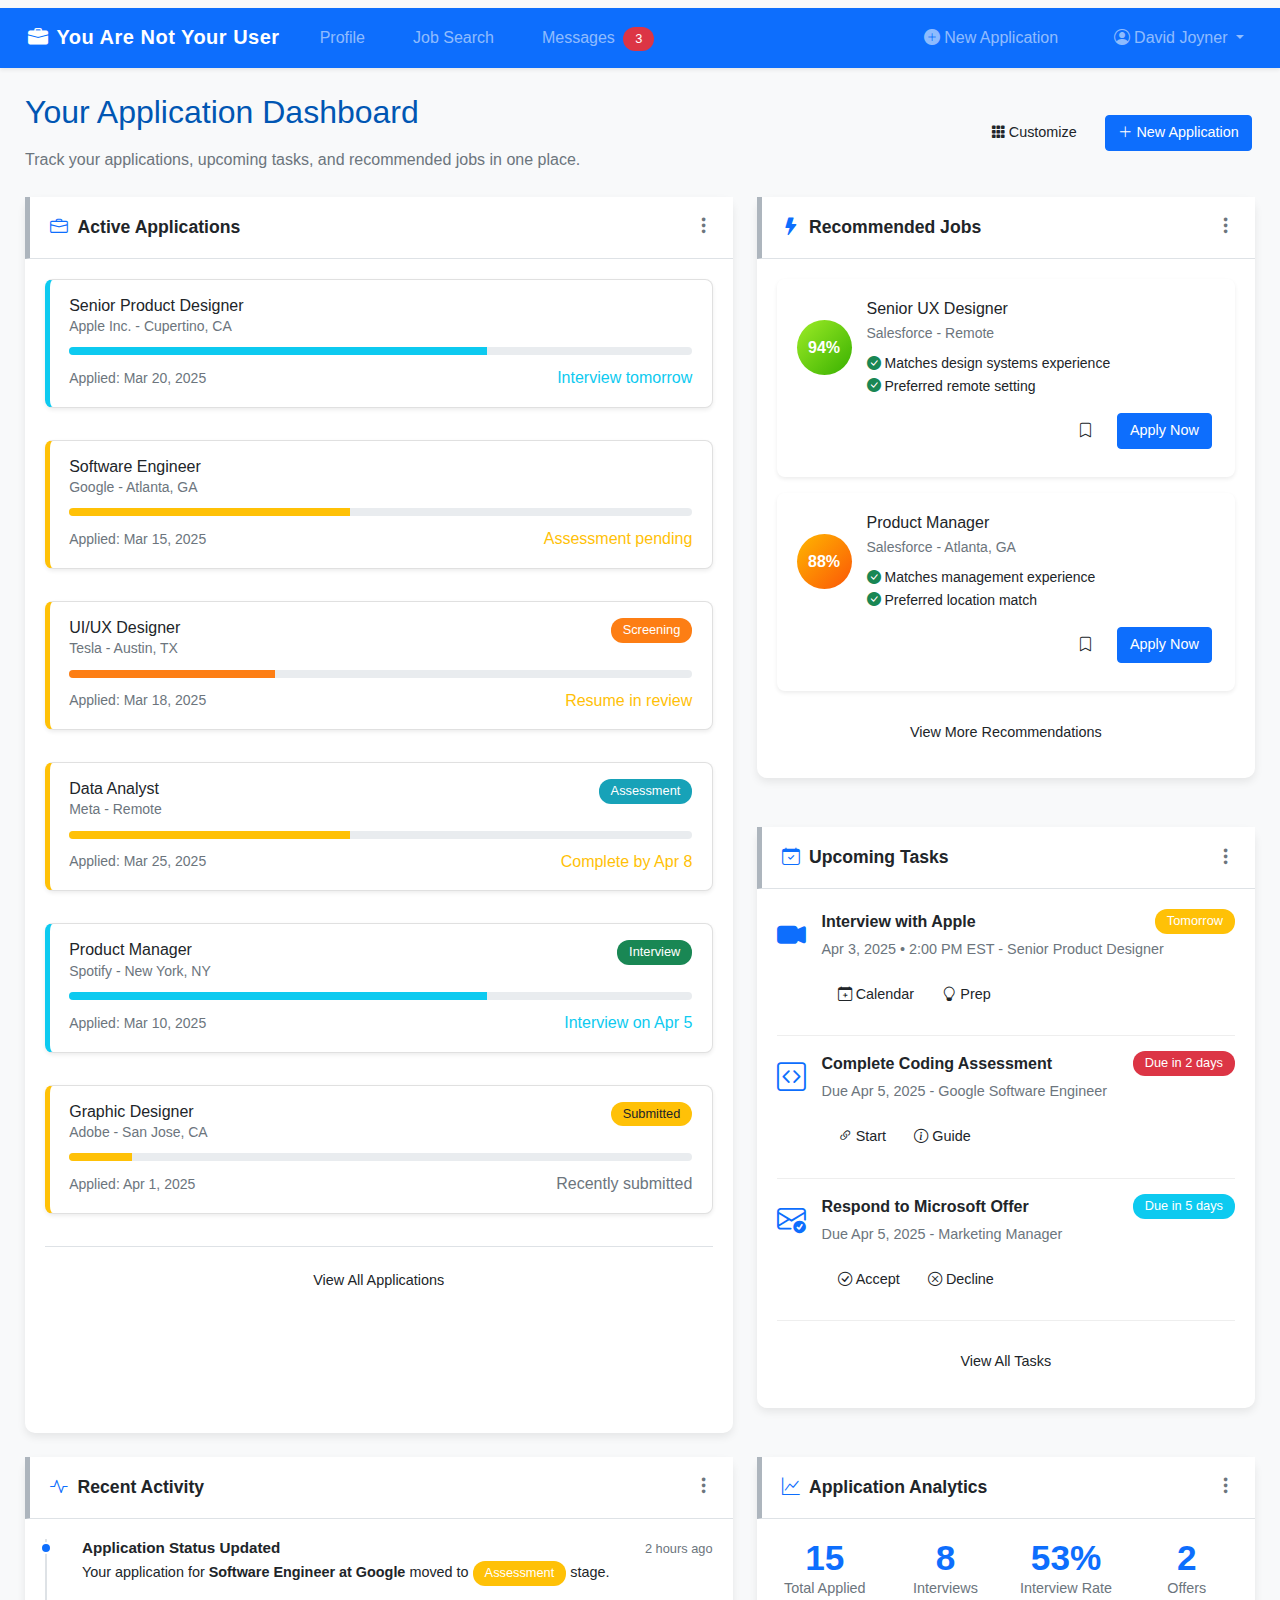
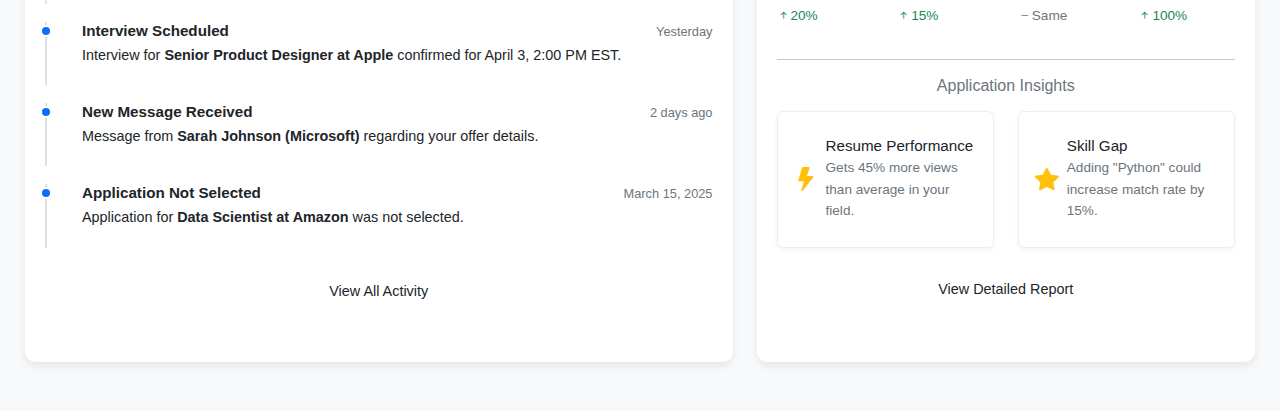
<file: dashboard.html>
<!DOCTYPE html>
<html lang="en">
<head>
    <meta charset="UTF-8">
    <meta name="viewport" content="width=device-width, initial-scale=1.0">
    <title>Dashboard</title>
    <link href="https://cdn.jsdelivr.net/npm/bootstrap@5.3.0/dist/css/bootstrap.min.css" rel="stylesheet">
    <link rel="stylesheet" href="https://cdn.jsdelivr.net/npm/bootstrap-icons@1.11.0/font/bootstrap-icons.css">
    <!-- Use external style.css for base styles -->
    <link rel="stylesheet" href="css/style.css">
    <!-- Inline styles from prototype1.html for dashboard-specific components -->
    <style>
        /* --- Styles primarily adapted from workday redesign prototype1.html --- */
        :root {
            --primary-color: #0d6efd; /* Bootstrap Primary */
            --secondary-color: #6c757d; /* Bootstrap Secondary */
            --success-color: #198754; /* Bootstrap Success */
            --warning-color: #ffc107; /* Bootstrap Warning */
            --danger-color: #dc3545; /* Bootstrap Danger */
            --info-color: #0dcaf0;   /* Bootstrap Info */
        }

        body {
            background-color: #f8f9fa;
            color: #212529;
            font-family: -apple-system, BlinkMacSystemFont, "Segoe UI", Roboto, "Helvetica Neue", Arial, sans-serif;
        }

        .navbar-brand {
            font-weight: bold;
            letter-spacing: 0.5px;
        }

        .dashboard-container {
            padding: 25px;
        }

        .dashboard-card {
            border-radius: 10px;
            box-shadow: 0 4px 8px rgba(0, 0, 0, 0.08);
            margin-bottom: 25px;
            background-color: white;
            transition: transform 0.2s ease-out, box-shadow 0.2s ease-out;
            display: flex;
            flex-direction: column;
        }

        .dashboard-card:hover {
            transform: translateY(-5px);
            box-shadow: 0 8px 16px rgba(0, 0, 0, 0.1);
        }

        .card-header {
            display: flex;
            justify-content: space-between;
            align-items: center;
            padding: 15px 20px;
            background-color: white;
            border-bottom: 1px solid #dee2e6;
            border-top-left-radius: 10px;
            border-top-right-radius: 10px;
        }

        .card-header h5 {
            font-weight: 600;
            margin: 0;
            font-size: 1.1rem;
            display: flex;
            align-items: center;
        }
        .card-header h5 i {
             margin-right: 0.6rem;
             color: var(--primary-color);
        }

        .card-header .dropdown-toggle::after {
             display: none;
        }
        .card-header .dropdown i {
             cursor: pointer;
             color: var(--secondary-color);
             font-size: 1.2rem;
        }
        .card-header .dropdown i:hover {
             color: var(--primary-color);
        }

        .card-body {
            padding: 20px;
            flex-grow: 1;
            /* Removed max-height and overflow-y to allow full space usage */
        }

        .badge {
            font-weight: 500;
            padding: 6px 12px;
            font-size: 0.8rem;
            border-radius: 12px;
        }

        /* Application Card Styling */
        .application-card {
            background-color: white !important;
            border: 1px solid #e0e0e0;
            border-left-width: 5px;
            border-left-color: var(--secondary-color);
            margin-bottom: 15px;
            transition: transform 0.2s, box-shadow 0.2s;
            cursor: pointer;
            background-color: #fff;
            border-radius: 8px;
        }
        .application-card:hover {
            transform: translateX(5px);
            box-shadow: 0 3px 8px rgba(0,0,0,0.08);
        }

        /* Status Classes for Application Cards */
        .application-card.status-submitted,
        .application-card.status-in-progress,
        .application-card.status-screening,
        .application-card.status-assessment { border-left-color: var(--warning-color); }
        .application-card.status-interview,
        .application-card.status-interview-stage { border-left-color: var(--info-color); }
        .application-card.status-offer,
        .application-card.status-offer-received { border-left-color: var(--success-color); }
        .application-card.status-rejected,
        .application-card.status-not-selected,
        .application-card.status-withdrawn { border-left-color: var(--danger-color); }

        .application-card .card-body {
             padding: 1rem 1.2rem;
        }

        .application-compass {
            height: 8px;
            border-radius: 4px;
            background-color: #e9ecef;
            overflow: hidden;
            margin: 10px 0;
        }
        .compass-segment {
            height: 100%;
            float: left;
            transition: width 0.5s ease-in-out;
        }

        .status-submitted .compass-segment,
        .status-in-progress .compass-segment,
        .status-assessment .compass-segment { background-color: var(--warning-color); }
        .status-screening .compass-segment { background-color: #fd7e14; }
        .status-interview .compass-segment,
        .status-interview-stage .compass-segment { background-color: var(--info-color); }
        .status-offer .compass-segment,
        .status-offer-received .compass-segment { background-color: var(--success-color); }
        .status-rejected .compass-segment,
        .status-not-selected .compass-segment,
        .status-withdrawn .compass-segment { background-color: var(--danger-color); }

        /* Job Match */
        .job-match {
            display: flex;
            align-items: center;
            gap: 15px;
        }
        .match-circle {
            width: 55px;
            height: 55px;
            border-radius: 50%;
            display: flex;
            align-items: center;
            justify-content: center;
            color: white;
            font-weight: bold;
            font-size: 1rem;
            flex-shrink: 0;
        }
        /* Match Percentage Gradients */
        .match-percent.high { background: linear-gradient(135deg, #9eec26, #38b000); }
        .match-percent.medium { background: linear-gradient(135deg, #ffb700, #fb5607); }
        .match-percent.low { background: linear-gradient(135deg, #ff9aa2, #dc3545); }

        /* Upcoming Tasks */
        .task-item {
            display: flex;
            align-items: flex-start;
            gap: 15px;
            margin-bottom: 15px;
            padding-bottom: 15px;
            border-bottom: 1px solid #eee;
        }
        .task-item:last-child { border-bottom: none; }

        .task-icon {
            font-size: 1.8rem;
            color: var(--primary-color);
            flex-shrink: 0;
            width: 30px;
            text-align: center;
            margin-top: 3px;
        }
        .task-details h6 { font-weight: 600; }
        .task-details p { margin-bottom: 0.5rem; font-size: 0.9rem; }

        /* Recent Activity Timeline */
        .activity-item {
            position: relative;
            padding-left: 35px;
            padding-bottom: 18px;
            margin-bottom: 18px;
            border-left: 2px solid #dee2e6;
        }
        .activity-item:last-child { border-left: 2px solid transparent; }

        .activity-item::before {
            content: '';
            position: absolute;
            left: -7px;
            top: 3px;
            width: 12px;
            height: 12px;
            border-radius: 50%;
            background-color: var(--primary-color);
            border: 2px solid white;
        }
        .activity-item h6 { font-weight: 600; font-size: 0.95rem;}
        .activity-item small { font-size: 0.8rem; }
        .activity-item p { margin-bottom: 0; font-size: 0.9rem; }

        /* Application Analytics */
        .stat-number {
            font-size: 2.2rem;
            font-weight: bold;
            color: var(--primary-color);
            margin-bottom: 0;
            line-height: 1.1;
        }
        .stat-label {
            color: var(--secondary-color);
            font-size: 0.9rem;
            margin-bottom: 5px;
        }
        .stat-change {
            font-size: 0.85rem;
            display: flex;
            align-items: center;
        }
        .progress-thin {
            height: 8px;
            margin-top: 8px;
            border-radius: 4px;
        }
        .progress-bar { border-radius: 4px; }

        /* Insight Cards */
        .insight-card {
            border: 1px solid #eee;
            border-radius: 6px;
        }
        .insight-card .card-body {
            padding: 0.8rem 1rem;
        }
        .insight-card i {
            font-size: 1.5rem;
        }
        .insight-card h6 {
            font-size: 0.95rem;
            margin-bottom: 0.1rem;
        }
        .insight-card p {
            font-size: 0.85rem;
            margin-bottom: 0;
        }

        /* Modal Styling */
        .modal-header {
            background-color: var(--primary-color);
            color: white;
            border-bottom: none;
        }
        .modal-header .btn-close {
            filter: invert(1) grayscale(100%) brightness(200%);
        }
        .modal-title { font-weight: 600; }

        /* Application Detail Modal Timeline */
        .app-detail-timeline {
            position: relative;
            height: 60px;
            margin: 20px 0 40px 0;
        }
        .timeline-line {
            height: 4px;
            background-color: #e9ecef;
            position: absolute;
            top: 8px;
            left: 10px; right: 10px;
            z-index: 1;
            border-radius: 2px;
        }
        .timeline-line-progress {
             height: 4px;
             background-color: var(--success-color);
             position: absolute;
             top: 8px;
             left: 10px;
             z-index: 2;
             border-radius: 2px;
             transition: width 0.5s ease-in-out;
        }

        .timeline-dot {
            width: 20px;
            height: 20px;
            border-radius: 50%;
            position: absolute;
            background-color: #e9ecef;
            border: 3px solid white;
            z-index: 3;
            top: 0;
            transform: translateX(-50%);
        }
        .timeline-dot.active {
            background-color: var(--success-color);
        }
        .timeline-dot:nth-child(1) { left: 0%; }
        .timeline-dot:nth-child(2) { left: 33%; }
        .timeline-dot:nth-child(3) { left: 67%; }
        .timeline-dot:nth-child(4) { left: 100%; }

        .timeline-labels {
            display: flex;
            justify-content: space-between;
            position: absolute;
            width: 100%;
            top: 30px;
        }
        .timeline-label {
            width: 25%;
            text-align: center;
            font-size: 0.8rem;
            color: var(--secondary-color);
            padding: 0 5px;
        }
        .timeline-label.active {
            color: var(--success-color);
            font-weight: bold;
        }

        /* Table styling in modal */
        .modal-body .table {
            margin-bottom: 1.5rem;
            font-size: 0.9rem;
        }
        .modal-body .table th {
            background-color: #f8f9fa;
            font-weight: 600;
            border-bottom-width: 1px;
        }
        .modal-body .table td {
            vertical-align: middle;
        }

        /* Customize Modal */
        #customizeModal .list-group-item {
             cursor: grab;
             background-color: #f8f9fa;
             margin-bottom: 5px;
             border-radius: 5px;
        }
         #customizeModal .list-group-item:active {
             cursor: grabbing;
             background-color: #e9ecef;
         }

        /* Responsive adjustments */
        @media (max-width: 992px) {
            .dashboard-container { padding: 15px; }
             .dashboard-card { margin-bottom: 20px; }
             .stat-number { font-size: 1.8rem; }
             .stat-label { font-size: 0.85rem; }
        }

        @media (max-width: 768px) {
            .dashboard-card { margin-bottom: 15px; }
            .card-header h5 { font-size: 1rem; }
            .card-body { padding: 15px; }

            .job-match {
                flex-direction: column;
                align-items: flex-start;
                gap: 10px;
            }
            .match-circle { margin-bottom: 5px; width: 50px; height: 50px; font-size: 0.9rem;}

            .task-item {
                flex-direction: column;
                align-items: flex-start;
                gap: 10px;
            }
            .task-icon { margin-bottom: 5px; }

            .activity-item { padding-left: 25px; }
            .activity-item::before { left: -7px; }

            .analytics-grid .col-md-3 { margin-bottom: 20px; }
             .app-detail-timeline { margin-bottom: 25px; height: 70px; }
             .timeline-labels { top: 35px; }
             .timeline-label { font-size: 0.7rem; }
        }
    </style>
</head>
<body>
    <!-- Navbar -->
    <nav class="navbar navbar-expand-lg navbar-dark bg-primary shadow-sm">
        <div class="container-fluid">
            <a class="navbar-brand" href="dashboard.html">
                <i class="bi bi-briefcase-fill me-2"></i>You Are Not Your User
            </a>
            <button class="navbar-toggler" type="button" data-bs-toggle="collapse" data-bs-target="#navbarNav">
                <span class="navbar-toggler-icon"></span>
            </button>
            <div class="collapse navbar-collapse" id="navbarNav">
                <ul class="navbar-nav">
                    <li class="nav-item">
                        <a class="nav-link" href="profile.html">Profile</a>
                    </li>
                    <li class="nav-item">
                        <a class="nav-link" href="#">Job Search</a>
                    </li>
                    <li class="nav-item">
                        <a class="nav-link" href="#">Messages <span class="badge bg-danger ms-1">3</span></a>
                    </li>
                </ul>
                <ul class="navbar-nav ms-auto">
                     <li class="nav-item me-2">
                        <a class="nav-link" href="apply.html?new=true" title="Start a new application">
                            <i class="bi bi-plus-circle-fill me-1"></i>New Application
                        </a>
                    </li>
                    <li class="nav-item dropdown">
                        <a class="nav-link dropdown-toggle" href="#" id="navbarDropdownUser" role="button" data-bs-toggle="dropdown" aria-expanded="false">
                            <i class="bi bi-person-circle me-1"></i>David Joyner
                        </a>
                        <ul class="dropdown-menu dropdown-menu-end" aria-labelledby="navbarDropdownUser">
                            <li><a class="dropdown-item" href="profile.html"><i class="bi bi-person-lines-fill me-2"></i>My Profile</a></li>
                            <li><a class="dropdown-item" href="#"><i class="bi bi-gear-fill me-2"></i>Settings</a></li>
                            <li><hr class="dropdown-divider"></li>
                            <li><a class="dropdown-item" href="#"><i class="bi bi-box-arrow-right me-2"></i>Logout</a></li>
                        </ul>
                    </li>
                </ul>
            </div>
        </div>
    </nav>

    <!-- Main Dashboard Container -->
    <div class="container-fluid dashboard-container">
        <div class="row mb-4 align-items-center">
            <div class="col-md-7">
                <h2>Your Application Dashboard</h2>
                <p class="text-muted mb-0">Track your applications, upcoming tasks, and recommended jobs in one place.</p>
            </div>
            <div class="col-md-5 text-md-end mt-3 mt-md-0">
                <button class="btn btn-outline-secondary me-2" id="customizeBtn" title="Customize layout and widgets">
                    <i class="bi bi-grid-3x3-gap-fill me-1"></i>Customize
                </button>
                 <a href="apply.html?new=true" class="btn btn-primary" title="Start a new application">
                    <i class="bi bi-plus-lg me-1"></i>New Application
                </a>
            </div>
        </div>

        <!-- Dashboard Grid -->
        <div class="row">
            <!-- Active Applications Column -->
            <div class="col-lg-7 mb-4">
                <div class="dashboard-card h-100">
                    <div class="card-header">
                        <h5><i class="bi bi-briefcase"></i>Active Applications</h5>
                        <div class="dropdown">
                            <i class="bi bi-three-dots-vertical" id="dropdownMenuButton1" data-bs-toggle="dropdown" aria-expanded="false"></i>
                            <ul class="dropdown-menu dropdown-menu-end" aria-labelledby="dropdownMenuButton1">
                                <li><a class="dropdown-item" href="#"><i class="bi bi-sort-down me-2"></i>Sort by Date Updated</a></li>
                                <li><a class="dropdown-item" href="#"><i class="bi bi-filter-left me-2"></i>Sort by Status</a></li>
                                <li><a class="dropdown-item" href="#"><i class="bi bi-funnel me-2"></i>Filter Applications...</a></li>
                                <li><hr class="dropdown-divider"></li>
                                <li><a class="dropdown-item text-muted" href="#"><i class="bi bi-arrows-move me-2"></i>Move Widget</a></li>
                            </ul>
                        </div>
                    </div>
                    <div class="card-body">
                        <div id="applications-list">
                            <!-- Only active applications shown here -->
                            <!-- Apple Application -->
                            <div class="card application-card mb-3 shadow-sm status-interview-stage" onclick="showApplicationDetails('apple-senior-pd')">
                                <div class="card-body">
                                    <div class="d-flex justify-content-between align-items-start mb-2">
                                        <div>
                                            <h6 class="card-title mb-0">Senior Product Designer</h6>
                                            <p class="card-text text-muted small mb-0">Apple Inc. - Cupertino, CA</p>
                                        </div>
                                        <span class="badge status-interview-stage" title="Current Status: Interview Stage">Interview Stage</span>
                                    </div>
                                    <div class="application-compass" title="Application Progress">
                                        <div class="compass-segment" style="width: 67%;"></div>
                                    </div>
                                    <div class="d-flex justify-content-between align-items-center mt-2">
                                        <small class="text-muted" title="Date Applied">Applied: Mar 20, 2025</small>
                                        <div class="text-info">Interview tomorrow</div>
                                    </div>
                                </div>
                            </div>
                            
                            <!-- Google Application -->
                            <div class="card application-card mb-3 shadow-sm status-assessment" onclick="showApplicationDetails('google-swe')">
                                <div class="card-body">
                                    <div class="d-flex justify-content-between align-items-start mb-2">
                                        <div>
                                            <h6 class="card-title mb-0">Software Engineer</h6>
                                            <p class="card-text text-muted small mb-0">Google - Atlanta, GA</p>
                                        </div>
                                        <span class="badge status-in-progress" title="Current Status: In Progress">In Progress</span>
                                    </div>
                                    <div class="application-compass" title="Application Progress">
                                        <div class="compass-segment" style="width: 45%;"></div>
                                    </div>
                                    <div class="d-flex justify-content-between align-items-center mt-2">
                                        <small class="text-muted" title="Date Applied">Applied: Mar 15, 2025</small>
                                        <div class="text-warning">Assessment pending</div>
                                    </div>
                                </div>
                            </div>
                            
                            <!-- New Tesla Application -->
                            <div class="card application-card mb-3 shadow-sm status-screening" onclick="showApplicationDetails('tesla-ui')">
                                <div class="card-body">
                                    <div class="d-flex justify-content-between align-items-start mb-2">
                                        <div>
                                            <h6 class="card-title mb-0">UI/UX Designer</h6>
                                            <p class="card-text text-muted small mb-0">Tesla - Austin, TX</p>
                                        </div>
                                        <span class="badge status-screening" title="Current Status: Screening">Screening</span>
                                    </div>
                                    <div class="application-compass" title="Application Progress">
                                        <div class="compass-segment" style="width: 33%;"></div>
                                    </div>
                                    <div class="d-flex justify-content-between align-items-center mt-2">
                                        <small class="text-muted" title="Date Applied">Applied: Mar 18, 2025</small>
                                        <div class="text-warning">Resume in review</div>
                                    </div>
                                </div>
                            </div>
                            
                            <!-- New Meta Application -->
                            <div class="card application-card mb-3 shadow-sm status-assessment" onclick="showApplicationDetails('meta-da')">
                                <div class="card-body">
                                    <div class="d-flex justify-content-between align-items-start mb-2">
                                        <div>
                                            <h6 class="card-title mb-0">Data Analyst</h6>
                                            <p class="card-text text-muted small mb-0">Meta - Remote</p>
                                        </div>
                                        <span class="badge status-assessment" title="Current Status: Assessment">Assessment</span>
                                    </div>
                                    <div class="application-compass" title="Application Progress">
                                        <div class="compass-segment" style="width: 45%;"></div>
                                    </div>
                                    <div class="d-flex justify-content-between align-items-center mt-2">
                                        <small class="text-muted" title="Date Applied">Applied: Mar 25, 2025</small>
                                        <div class="text-warning">Complete by Apr 8</div>
                                    </div>
                                </div>
                            </div>
                            
                            <!-- New Spotify Application -->
                            <div class="card application-card mb-3 shadow-sm status-interview" onclick="showApplicationDetails('spotify-pm')">
                                <div class="card-body">
                                    <div class="d-flex justify-content-between align-items-start mb-2">
                                        <div>
                                            <h6 class="card-title mb-0">Product Manager</h6>
                                            <p class="card-text text-muted small mb-0">Spotify - New York, NY</p>
                                        </div>
                                        <span class="badge status-interview" title="Current Status: Interview">Interview</span>
                                    </div>
                                    <div class="application-compass" title="Application Progress">
                                        <div class="compass-segment" style="width: 67%;"></div>
                                    </div>
                                    <div class="d-flex justify-content-between align-items-center mt-2">
                                        <small class="text-muted" title="Date Applied">Applied: Mar 10, 2025</small>
                                        <div class="text-info">Interview on Apr 5</div>
                                    </div>
                                </div>
                            </div>
                            
                            <!-- New Adobe Application -->
                            <div class="card application-card mb-3 shadow-sm status-submitted" onclick="showApplicationDetails('adobe-gd')">
                                <div class="card-body">
                                    <div class="d-flex justify-content-between align-items-start mb-2">
                                        <div>
                                            <h6 class="card-title mb-0">Graphic Designer</h6>
                                            <p class="card-text text-muted small mb-0">Adobe - San Jose, CA</p>
                                        </div>
                                        <span class="badge bg-warning text-dark" title="Current Status: Submitted">Submitted</span>
                                    </div>
                                    <div class="application-compass" title="Application Progress">
                                        <div class="compass-segment" style="width: 10%;"></div>
                                    </div>
                                    <div class="d-flex justify-content-between align-items-center mt-2">
                                        <small class="text-muted" title="Date Applied">Applied: Apr 1, 2025</small>
                                        <div class="text-muted">Recently submitted</div>
                                    </div>
                                </div>
                            </div>
                        </div>
                        <div class="text-center mt-3 pt-2 border-top" id="view-all-apps-link">
                            <a href="#" class="btn btn-outline-primary btn-sm">View All Applications</a>
                        </div>
                    </div>
                </div>
            </div>

            <!-- Sidebar Column -->
            <div class="col-lg-5">
                 <div class="row">
                    <!-- Recommended Jobs -->
                    <div class="col-12 mb-4">
                        <div class="dashboard-card">
                            <div class="card-header">
                                <h5><i class="bi bi-lightning-fill"></i>Recommended Jobs</h5>
                                <div class="dropdown">
                                    <i class="bi bi-three-dots-vertical" data-bs-toggle="dropdown"></i>
                                    <ul class="dropdown-menu dropdown-menu-end">
                                        <li><a class="dropdown-item" href="#"><i class="bi bi-arrow-repeat me-2"></i>Refresh</a></li>
                                        <li><a class="dropdown-item" href="#"><i class="bi bi-sliders me-2"></i>Adjust Preferences</a></li>
                                        <li><hr class="dropdown-divider"></li>
                                        <li><a class="dropdown-item text-muted" href="#"><i class="bi bi-arrows-move me-2"></i>Move Widget</a></li>
                                    </ul>
                                </div>
                            </div>
                            <div class="card-body">
                                <!-- Recommended Job 1 (Static Demo) -->
                                <div class="card mb-3 border-0 shadow-sm">
                                    <div class="card-body">
                                        <div class="job-match">
                                            <div class="match-circle match-percent high">94%</div>
                                            <div class="flex-grow-1">
                                                <h6 class="card-title mb-1">Senior UX Designer</h6>
                                                <p class="card-text text-muted mb-2 small">Salesforce - Remote</p>
                                                <p class="card-text small mb-0">
                                                    <i class="bi bi-check-circle-fill text-success me-1"></i>Matches design systems experience
                                                    <br>
                                                    <i class="bi bi-check-circle-fill text-success me-1"></i>Preferred remote setting
                                                </p>
                                            </div>
                                        </div>
                                        <div class="text-end mt-2">
                                            <button class="btn btn-outline-secondary btn-sm me-1" title="Save for later"><i class="bi bi-bookmark"></i></button>
                                            <a href="apply.html?job=demo-ux" class="btn btn-primary btn-sm">Apply Now</a>
                                        </div>
                                    </div>
                                </div>
                                <!-- Recommended Job 2 (Static Demo) -->
                                <div class="card mb-3 border-0 shadow-sm">
                                    <div class="card-body">
                                        <div class="job-match">
                                            <div class="match-circle match-percent medium">88%</div>
                                            <div class="flex-grow-1">
                                                <h6 class="card-title mb-1">Product Manager</h6>
                                                <p class="card-text text-muted mb-2 small">Salesforce - Atlanta, GA</p>
                                                <p class="card-text small mb-0">
                                                    <i class="bi bi-check-circle-fill text-success me-1"></i>Matches management experience
                                                    <br>
                                                    <i class="bi bi-check-circle-fill text-success me-1"></i>Preferred location match
                                                </p>
                                            </div>
                                        </div>
                                        <div class="text-end mt-2">
                                            <button class="btn btn-outline-secondary btn-sm me-1" title="Save for later"><i class="bi bi-bookmark"></i></button>
                                            <a href="apply.html?job=demo-pm" class="btn btn-primary btn-sm">Apply Now</a>
                                        </div>
                                    </div>
                                </div>
                                <div class="text-center">
                                    <a href="#" class="btn btn-outline-primary btn-sm">View More Recommendations</a>
                                </div>
                            </div>
                        </div>
                    </div>

                    <!-- Upcoming Tasks -->
                    <div class="col-12 mb-4">
                        <div class="dashboard-card">
                            <div class="card-header">
                                <h5><i class="bi bi-calendar-check"></i>Upcoming Tasks</h5>
                                <div class="dropdown">
                                    <i class="bi bi-three-dots-vertical" data-bs-toggle="dropdown"></i>
                                    <ul class="dropdown-menu dropdown-menu-end">
                                        <li><a class="dropdown-item" href="#"><i class="bi bi-plus-circle me-2"></i>Add Task</a></li>
                                        <li><a class="dropdown-item" href="#"><i class="bi bi-calendar3 me-2"></i>View Calendar</a></li>
                                        <li><hr class="dropdown-divider"></li>
                                        <li><a class="dropdown-item text-muted" href="#"><i class="bi bi-arrows-move me-2"></i>Move Widget</a></li>
                                    </ul>
                                </div>
                            </div>
                            <div class="card-body">
                                <!-- Task 1 (Static Demo) -->
                                <div class="task-item">
                                    <div class="task-icon">
                                        <i class="bi bi-camera-video-fill"></i>
                                    </div>
                                    <div class="flex-grow-1 task-details">
                                        <div class="d-flex justify-content-between align-items-center mb-1">
                                            <h6 class="mb-0">Interview with Apple</h6>
                                            <span class="badge bg-warning">Tomorrow</span>
                                        </div>
                                        <p class="text-muted mb-2">Apr 3, 2025 • 2:00 PM EST - Senior Product Designer</p>
                                        <div class="btn-group btn-group-sm">
                                            <button class="btn btn-outline-primary" title="Add to your calendar"><i class="bi bi-calendar-plus me-1"></i>Calendar</button>
                                            <button class="btn btn-outline-secondary" title="View preparation tips"><i class="bi bi-lightbulb me-1"></i>Prep</button>
                                        </div>
                                    </div>
                                </div>
                                <!-- Task 2 (Static Demo) -->
                                <div class="task-item">
                                    <div class="task-icon">
                                        <i class="bi bi-code-square"></i>
                                    </div>
                                    <div class="flex-grow-1 task-details">
                                        <div class="d-flex justify-content-between align-items-center mb-1">
                                            <h6 class="mb-0">Complete Coding Assessment</h6>
                                            <span class="badge bg-danger">Due in 2 days</span>
                                        </div>
                                        <p class="text-muted mb-2">Due Apr 5, 2025 - Google Software Engineer</p>
                                         <div class="btn-group btn-group-sm">
                                            <button class="btn btn-outline-primary" title="Start the assessment"><i class="bi bi-link-45deg me-1"></i>Start</button>
                                            <button class="btn btn-outline-secondary" title="View assessment guide"><i class="bi bi-info-circle me-1"></i>Guide</button>
                                        </div>
                                    </div>
                                </div>
                                <!-- Task 3 (Static Demo) -->
                                <div class="task-item">
                                    <div class="task-icon">
                                        <i class="bi bi-envelope-check"></i>
                                    </div>
                                    <div class="flex-grow-1 task-details">
                                        <div class="d-flex justify-content-between align-items-center mb-1">
                                            <h6 class="mb-0">Respond to Microsoft Offer</h6>
                                            <span class="badge bg-info">Due in 5 days</span>
                                        </div>
                                        <p class="text-muted mb-2">Due Apr 5, 2025 - Marketing Manager</p>
                                         <div class="btn-group btn-group-sm">
                                            <button class="btn btn-outline-success" title="Accept the offer"><i class="bi bi-check-circle me-1"></i>Accept</button>
                                            <button class="btn btn-outline-danger" title="Decline the offer"><i class="bi bi-x-circle me-1"></i>Decline</button>
                                        </div>
                                    </div>
                                </div>
                                <div class="text-center">
                                    <a href="#" class="btn btn-outline-primary btn-sm">View All Tasks</a>
                                </div>
                            </div>
                        </div>
                    </div>
                 </div>
            </div>

             <!-- Recent Activity & Analytics Row -->
            <div class="col-lg-7 mb-4">
                 <!-- Recent Activity -->
                <div class="dashboard-card h-100">
                    <div class="card-header">
                        <h5><i class="bi bi-activity"></i>Recent Activity</h5>
                         <div class="dropdown">
                            <i class="bi bi-three-dots-vertical" data-bs-toggle="dropdown"></i>
                            <ul class="dropdown-menu dropdown-menu-end">
                                <li><a class="dropdown-item" href="#"><i class="bi bi-funnel me-2"></i>Filter Activity...</a></li>
                                <li><a class="dropdown-item" href="#"><i class="bi bi-eye-slash me-2"></i>Mark All as Read</a></li>
                                <li><hr class="dropdown-divider"></li>
                                <li><a class="dropdown-item text-muted" href="#"><i class="bi bi-arrows-move me-2"></i>Move Widget</a></li>
                            </ul>
                        </div>
                    </div>
                    <div class="card-body">
                        <!-- Activity 1 (Static Demo) -->
                        <div class="activity-item">
                            <div class="d-flex justify-content-between">
                                <h6 class="mb-1">Application Status Updated</h6>
                                <small class="text-muted">2 hours ago</small>
                            </div>
                            <p class="mb-0">Your application for <strong>Software Engineer at Google</strong> moved to <span class="badge bg-warning">Assessment</span> stage.</p>
                        </div>
                        <!-- Activity 2 (Static Demo) -->
                        <div class="activity-item">
                            <div class="d-flex justify-content-between">
                                <h6 class="mb-1">Interview Scheduled</h6>
                                <small class="text-muted">Yesterday</small>
                            </div>
                            <p class="mb-0">Interview for <strong>Senior Product Designer at Apple</strong> confirmed for April 3, 2:00 PM EST.</p>
                        </div>
                         <!-- Activity 3 (Static Demo) -->
                        <div class="activity-item">
                            <div class="d-flex justify-content-between">
                                <h6 class="mb-1">New Message Received</h6>
                                <small class="text-muted">2 days ago</small>
                            </div>
                            <p class="mb-0">Message from <strong>Sarah Johnson (Microsoft)</strong> regarding your offer details.</p>
                        </div>
                         <!-- Activity 4 (Static Demo) -->
                        <div class="activity-item">
                            <div class="d-flex justify-content-between">
                                <h6 class="mb-1">Application Not Selected</h6>
                                <small class="text-muted">March 15, 2025</small>
                            </div>
                            <p class="mb-0">Application for <strong>Data Scientist at Amazon</strong> was not selected.</p>
                        </div>
                         <div class="text-center">
                            <a href="#" class="btn btn-outline-primary btn-sm">View All Activity</a>
                        </div>
                    </div>
                </div>
            </div>
            <div class="col-lg-5 mb-4">
                <!-- Application Analytics -->
                <div class="dashboard-card h-100">
                    <div class="card-header">
                        <h5><i class="bi bi-graph-up"></i>Application Analytics</h5>
                        <div class="dropdown">
                             <i class="bi bi-three-dots-vertical" data-bs-toggle="dropdown"></i>
                            <ul class="dropdown-menu dropdown-menu-end">
                                <li><a class="dropdown-item" href="#">Last 30 Days</a></li>
                                <li><a class="dropdown-item" href="#">Last 3 Months</a></li>
                                <li><a class="dropdown-item" href="#">All Time</a></li>
                                <li><hr class="dropdown-divider"></li>
                                <li><a class="dropdown-item text-muted" href="#"><i class="bi bi-arrows-move me-2"></i>Move Widget</a></li>
                            </ul>
                        </div>
                    </div>
                    <div class="card-body">
                        <div class="row text-center">
                            <div class="col-6 col-md-3 mb-3">
                                <div class="stat-number">15</div>
                                <div class="stat-label">Total Applied</div>
                                <div class="stat-change text-success">
                                    <i class="bi bi-arrow-up-short"></i>20%
                                </div>
                            </div>
                            <div class="col-6 col-md-3 mb-3">
                                <div class="stat-number">8</div>
                                <div class="stat-label">Interviews</div>
                                <div class="stat-change text-success">
                                    <i class="bi bi-arrow-up-short"></i>15%
                                </div>
                            </div>
                             <div class="col-6 col-md-3 mb-3">
                                <div class="stat-number">53%</div>
                                <div class="stat-label">Interview Rate</div>
                                 <div class="stat-change text-muted">
                                    <i class="bi bi-dash"></i>Same
                                </div>
                            </div>
                            <div class="col-6 col-md-3 mb-3">
                                <div class="stat-number">2</div>
                                <div class="stat-label">Offers</div>
                                <div class="stat-change text-success">
                                   <i class="bi bi-arrow-up-short"></i>100%
                                </div>
                            </div>
                        </div>

                        <hr class="my-3">

                        <h6 class="mb-3 text-center text-muted">Application Insights</h6>
                         <div class="row">
                             <div class="col-md-6 mb-3">
                                 <div class="card insight-card h-100">
                                    <div class="card-body d-flex align-items-center">
                                        <i class="bi bi-lightning-fill text-warning me-2"></i>
                                        <div>
                                            <h6>Resume Performance</h6>
                                            <p class="text-muted">Gets 45% more views than average in your field.</p>
                                        </div>
                                    </div>
                                </div>
                             </div>
                             <div class="col-md-6 mb-3">
                                 <div class="card insight-card h-100">
                                    <div class="card-body d-flex align-items-center">
                                        <i class="bi bi-star-fill text-warning me-2"></i>
                                        <div>
                                            <h6>Skill Gap</h6>
                                            <p class="text-muted">Adding "Python" could increase match rate by 15%.</p>
                                        </div>
                                    </div>
                                </div>
                             </div>
                         </div>
                         <div class="text-center">
                            <a href="#" class="btn btn-outline-primary btn-sm">View Detailed Report</a>
                        </div>
                    </div>
                </div>
            </div>
        </div> <!-- End Row -->

    </div> <!-- End Dashboard Container -->

    <!-- Application Details Modal -->
    <div class="modal fade" id="applicationModal" tabindex="-1" aria-labelledby="appModalTitleLabel" aria-hidden="true">
        <div class="modal-dialog modal-lg modal-dialog-scrollable">
            <div class="modal-content">
                <div class="modal-header">
                    <h5 class="modal-title" id="appModalTitleLabel">Application Details</h5>
                    <button type="button" class="btn-close" data-bs-dismiss="modal" aria-label="Close"></button>
                </div>
                <div class="modal-body" id="appModalBody">
                    <!-- Content will be loaded dynamically -->
                     <div class="text-center p-5">
                         <span class="spinner-border text-primary" role="status">
                            <span class="visually-hidden">Loading...</span>
                        </span>
                     </div>
                </div>
                <div class="modal-footer justify-content-between">
                     <!-- Placeholder for potential modal actions like withdraw -->
                     <button type="button" class="btn btn-outline-danger" id="modalWithdrawBtn" style="display: none;">Withdraw Application</button>
                     <div>
                        <button type="button" class="btn btn-secondary" data-bs-dismiss="modal">Close</button>
                        <a href="#" id="modalViewEditBtn" class="btn btn-primary">View/Edit Application</a>
                    </div>
                </div>
            </div>
        </div>
    </div>

    <!-- Customize Dashboard Modal -->
    <div class="modal fade" id="customizeModal" tabindex="-1" aria-labelledby="customizeModalLabel" aria-hidden="true">
        <div class="modal-dialog">
            <div class="modal-content">
                <div class="modal-header">
                    <h5 class="modal-title" id="customizeModalLabel"><i class="bi bi-grid-3x3-gap-fill me-2"></i>Customize Dashboard</h5>
                    <button type="button" class="btn-close" data-bs-dismiss="modal" aria-label="Close"></button>
                </div>
                <div class="modal-body">
                    <p class="text-muted">Toggle visibility or drag to reorder widgets.</p>

                    <div class="mb-3">
                        <label class="form-label fw-bold">Visible Widgets</label>
                        <div class="list-group" id="visibleWidgetsList">
                            <div class="list-group-item list-group-item-action d-flex justify-content-between align-items-center" data-widget-id="applications">
                                <div>
                                    <i class="bi bi-grip-vertical me-2 text-muted"></i>
                                    <i class="bi bi-briefcase me-2"></i>Active Applications
                                </div>
                                <div class="form-check form-switch">
                                    <input class="form-check-input" type="checkbox" role="switch" id="toggleApplications" checked>
                                    <label class="form-check-label" for="toggleApplications"></label>
                                </div>
                            </div>
                             <div class="list-group-item list-group-item-action d-flex justify-content-between align-items-center" data-widget-id="recommendations">
                                <div>
                                    <i class="bi bi-grip-vertical me-2 text-muted"></i>
                                    <i class="bi bi-lightning-fill me-2"></i>Recommended Jobs
                                </div>
                                <div class="form-check form-switch">
                                    <input class="form-check-input" type="checkbox" role="switch" id="toggleRecommendations" checked>
                                    <label class="form-check-label" for="toggleRecommendations"></label>
                                </div>
                            </div>
                             <div class="list-group-item list-group-item-action d-flex justify-content-between align-items-center" data-widget-id="tasks">
                                <div>
                                    <i class="bi bi-grip-vertical me-2 text-muted"></i>
                                    <i class="bi bi-calendar-check me-2"></i>Upcoming Tasks
                                </div>
                                <div class="form-check form-switch">
                                    <input class="form-check-input" type="checkbox" role="switch" id="toggleTasks" checked>
                                     <label class="form-check-label" for="toggleTasks"></label>
                                </div>
                            </div>
                            <div class="list-group-item list-group-item-action d-flex justify-content-between align-items-center" data-widget-id="activity">
                                <div>
                                    <i class="bi bi-grip-vertical me-2 text-muted"></i>
                                    <i class="bi bi-activity me-2"></i>Recent Activity
                                </div>
                                <div class="form-check form-switch">
                                    <input class="form-check-input" type="checkbox" role="switch" id="toggleActivity" checked>
                                    <label class="form-check-label" for="toggleActivity"></label>
                                </div>
                            </div>
                             <div class="list-group-item list-group-item-action d-flex justify-content-between align-items-center" data-widget-id="analytics">
                                <div>
                                    <i class="bi bi-grip-vertical me-2 text-muted"></i>
                                    <i class="bi bi-graph-up me-2"></i>Application Analytics
                                </div>
                                <div class="form-check form-switch">
                                    <input class="form-check-input" type="checkbox" role="switch" id="toggleAnalytics" checked>
                                    <label class="form-check-label" for="toggleAnalytics"></label>
                                </div>
                            </div>
                        </div>
                    </div>

                    <div class="mb-3">
                        <label class="form-label fw-bold">Additional Widgets</label>
                         <div class="list-group">
                            <div class="list-group-item list-group-item-action d-flex justify-content-between align-items-center">
                                <div>
                                    <i class="bi bi-bookmark-star me-2"></i>Saved Jobs
                                </div>
                                <div class="form-check form-switch">
                                    <input class="form-check-input" type="checkbox" role="switch" id="toggleSavedJobs">
                                    <label class="form-check-label" for="toggleSavedJobs"></label>
                                </div>
                            </div>
                             <div class="list-group-item list-group-item-action d-flex justify-content-between align-items-center">
                                <div>
                                    <i class="bi bi-mortarboard-fill me-2"></i>Learning Resources
                                </div>
                                <div class="form-check form-switch">
                                    <input class="form-check-input" type="checkbox" role="switch" id="toggleLearning">
                                     <label class="form-check-label" for="toggleLearning"></label>
                                </div>
                            </div>
                        </div>
                    </div>
                     <small class="text-muted d-block mt-3">Note: Drag & drop reordering is simulated in this prototype.</small>
                </div>
                <div class="modal-footer">
                    <button type="button" class="btn btn-secondary" data-bs-dismiss="modal">Cancel</button>
                    <button type="button" class="btn btn-primary" data-bs-dismiss="modal">Save Changes</button>
                </div>
            </div>
        </div>
    </div>

    <!-- Load Scripts -->
    <script src="https://cdn.jsdelivr.net/npm/bootstrap@5.3.0/dist/js/bootstrap.bundle.min.js"></script>
    <!-- Data API (localStorage) -->
    <script src="js/data.js"></script>
    <!-- Core App Logic (minimal needed for dashboard display) -->
    <script src="js/main.js"></script>

    <!-- Inline script specific to Dashboard interactivity -->
    <script>
        // Function to show rich application details in modal
        function showApplicationDetails(jobId) {
            const applicationModal = new bootstrap.Modal(document.getElementById('applicationModal'));
            const modalTitle = document.getElementById('appModalTitleLabel');
            const modalBody = document.getElementById('appModalBody');
            const modalViewEditBtn = document.getElementById('modalViewEditBtn');
            const modalWithdrawBtn = document.getElementById('modalWithdrawBtn');

            // Show loading spinner initially
            modalBody.innerHTML = `
                 <div class="text-center p-5">
                     <span class="spinner-border text-primary" role="status">
                        <span class="visually-hidden">Loading...</span>
                    </span>
                     <p class="mt-2 text-muted">Loading application details...</p>
                 </div>`;
            applicationModal.show();

            // For demo purposes, show a static application detail view based on jobId
            setTimeout(() => {
                // Mock data based on job ID
                let app = {
                    jobId: jobId,
                    status: 'Unknown',
                    jobTitle: 'Job Title',
                    company: 'Company',
                    location: 'Location',
                    submittedDate: new Date().toISOString(),
                    lastUpdated: new Date().toISOString()
                };
                
                // Set different data based on job ID for demo
                if (jobId === 'apple-senior-pd') {
                    app = {
                        jobId: jobId,
                        status: 'Interview Stage',
                        jobTitle: 'Senior Product Designer',
                        company: 'Apple Inc.',
                        location: 'Cupertino, CA',
                        submittedDate: '2025-03-20T10:30:00Z',
                        lastUpdated: '2025-04-01T09:15:00Z'
                    };
                } else if (jobId === 'google-swe') {
                    app = {
                        jobId: jobId,
                        status: 'In Progress',
                        jobTitle: 'Software Engineer',
                        company: 'Google',
                        location: 'Atlanta, GA',
                        submittedDate: '2025-03-15T14:45:00Z',
                        lastUpdated: '2025-03-30T16:20:00Z'
                    };
                } else if (jobId === 'tesla-ui') {
                    app = {
                        jobId: jobId,
                        status: 'Screening',
                        jobTitle: 'UI/UX Designer',
                        company: 'Tesla',
                        location: 'Austin, TX',
                        submittedDate: '2025-03-18T08:20:00Z',
                        lastUpdated: '2025-03-25T14:45:00Z'
                    };
                } else if (jobId === 'meta-da') {
                    app = {
                        jobId: jobId,
                        status: 'Assessment',
                        jobTitle: 'Data Analyst',
                        company: 'Meta',
                        location: 'Remote',
                        submittedDate: '2025-03-25T11:30:00Z',
                        lastUpdated: '2025-04-01T15:10:00Z'
                    };
                } else if (jobId === 'spotify-pm') {
                    app = {
                        jobId: jobId,
                        status: 'Interview',
                        jobTitle: 'Product Manager',
                        company: 'Spotify',
                        location: 'New York, NY',
                        submittedDate: '2025-03-10T09:45:00Z',
                        lastUpdated: '2025-03-28T10:20:00Z'
                    };
                } else if (jobId === 'adobe-gd') {
                    app = {
                        jobId: jobId,
                        status: 'Submitted',
                        jobTitle: 'Graphic Designer',
                        company: 'Adobe',
                        location: 'San Jose, CA',
                        submittedDate: '2025-04-01T16:30:00Z',
                        lastUpdated: '2025-04-01T16:30:00Z'
                    };
                } else if (jobId === 'microsoft-mm') {
                    app = {
                        jobId: jobId,
                        status: 'Offer Received',
                        jobTitle: 'Marketing Manager',
                        company: 'Microsoft',
                        location: 'Remote',
                        submittedDate: '2025-03-05T09:15:00Z',
                        lastUpdated: '2025-03-28T11:30:00Z'
                    };
                } else if (jobId === 'amazon-ds') {
                    app = {
                        jobId: jobId,
                        status: 'Not Selected',
                        jobTitle: 'Data Scientist',
                        company: 'Amazon',
                        location: 'Seattle, WA',
                        submittedDate: '2025-02-25T10:00:00Z',
                        lastUpdated: '2025-03-15T13:45:00Z'
                    };
                }

                modalTitle.textContent = `${app.jobTitle} - ${app.company}`;
                modalViewEditBtn.href = `apply.html?jobId=${app.jobId}`;
                modalWithdrawBtn.dataset.jobid = jobId;
                modalWithdrawBtn.style.display = 'inline-block';

                // Determine progress stages and current stage index
                const stages = ['Applied', 'Review/Assess', 'Interview', 'Decision'];
                let currentStageIndex = 0; // Default to Applied
                const status = app.status?.toLowerCase() || '';

                if (status.includes('review') || status.includes('screening') || status.includes('assessment') || status.includes('progress')) {
                    currentStageIndex = 1;
                } else if (status.includes('interview')) {
                    currentStageIndex = 2;
                } else if (status.includes('offer') || status.includes('reject') || status.includes('not selected') || status.includes('withdrawn')) {
                    currentStageIndex = 3;
                }

                // Calculate timeline progress width
                const progressWidth = (currentStageIndex / (stages.length - 1)) * 100;

                // Create timeline HTML
                let timelineHTML = `
                    <div class="app-detail-timeline mb-5">
                        <div class="timeline-line"></div>
                        <div class="timeline-line-progress" style="width: ${progressWidth}%;"></div>
                        ${stages.map((stage, index) => `<div class="timeline-dot ${index <= currentStageIndex ? 'active' : ''}"></div>`).join('')}
                        <div class="timeline-labels">
                            ${stages.map((stage, index) => `<div class="timeline-label ${index <= currentStageIndex ? 'active' : ''}">${stage}</div>`).join('')}
                        </div>
                    </div>`;

                // Status Alert Box
                let alertClass = 'alert-secondary'; // Default
                let alertIcon = 'bi-info-circle-fill';
                if (status.includes('interview')) { alertClass = 'alert-info'; alertIcon = 'bi-calendar-check-fill'; }
                if (status.includes('assessment') || status.includes('review') || status.includes('screening') || status.includes('progress') || status.includes('submitted')) { alertClass = 'alert-warning'; alertIcon = 'bi-hourglass-split'; }
                if (status.includes('offer')) { alertClass = 'alert-success'; alertIcon = 'bi-check-circle-fill'; }
                if (status.includes('reject') || status.includes('not selected') || status.includes('withdrawn')) { alertClass = 'alert-danger'; alertIcon = 'bi-x-octagon-fill'; }

                const statusAlertHTML = `
                    <div class="alert ${alertClass} d-flex align-items-center">
                        <i class="bi ${alertIcon} me-2 fs-4"></i>
                        <div>
                            <strong>Current Status:</strong> ${app.status}
                            ${status.includes('interview') ? '<br><small>Check "Upcoming Tasks" for details.</small>' : ''}
                             ${status.includes('offer') ? '<br><small>Congratulations! Respond by April 5, 2025.</small>' : ''}
                             ${status.includes('progress') ? '<br><small>Check "Upcoming Tasks" for assessment details.</small>' : ''}
                        </div>
                    </div>`;

                // Format dates
                const submittedDate = app.submittedDate ? new Date(app.submittedDate).toLocaleDateString('en-US', { year: 'numeric', month: 'long', day: 'numeric' }) : 'N/A';
                const lastUpdatedDate = app.lastUpdated ? new Date(app.lastUpdated).toLocaleString('en-US', { year: 'numeric', month: 'short', day: 'numeric', hour: 'numeric', minute: '2-digit' }) : 'N/A';

                // Basic Details Table
                const detailsTableHTML = `
                    <div class="row mb-4">
                        <div class="col-md-6">
                            <h6 class="mb-3"><i class="bi bi-file-earmark-person me-2"></i>Application Details</h6>
                            <table class="table table-sm table-borderless">
                                <tr><th style="width: 35%">Position:</th><td>${app.jobTitle}</td></tr>
                                <tr><th>Company:</th><td>${app.company}</td></tr>
                                <tr><th>Location:</th><td>${app.location}</td></tr>
                                <tr><th>Date Applied:</th><td>${submittedDate}</td></tr>
                                <tr><th>Last Updated:</th><td>${lastUpdatedDate}</td></tr>
                                 <tr><th>Job ID:</th><td><small>${app.jobId}</small></td></tr>
                            </table>
                        </div>
                        <div class="col-md-6">
                             <h6 class="mb-3"><i class="bi bi-paperclip me-2"></i>Documents Submitted</h6>
                             <ul class="list-group list-group-flush">
                                <li class="list-group-item d-flex justify-content-between align-items-center px-0">
                                    <span><i class="bi bi-file-earmark-text me-2 text-muted"></i>Resume - April 2025.pdf</span>
                                    <button class="btn btn-sm btn-outline-secondary" disabled title="View document (disabled in prototype)"><i class="bi bi-eye"></i></button>
                                </li>
                                <li class="list-group-item d-flex justify-content-between align-items-center px-0">
                                    <span><i class="bi bi-file-earmark-text me-2 text-muted"></i>Cover Letter - ${app.company}.pdf</span>
                                    <button class="btn btn-sm btn-outline-secondary" disabled title="View document (disabled in prototype)"><i class="bi bi-eye"></i></button>
                                </li>
                            </ul>
                        </div>
                    </div>`;

                // Application History/Timeline
                const timelineHistoryHTML = `
                    <h6 class="mb-3"><i class="bi bi-clock-history me-2"></i>Application History</h6>
                    <div class="list-group list-group-flush">
                        ${app.lastUpdated ? `
                        <div class="list-group-item px-0">
                            <div class="d-flex justify-content-between">
                                <div><i class="bi bi-check-circle-fill text-success me-2"></i><strong>Status Updated</strong></div>
                                <small class="text-muted">${new Date(app.lastUpdated).toLocaleDateString()}</small>
                            </div>
                            <p class="mb-0 ps-4 small">Application status updated to "${app.status}".</p>
                        </div>
                        ` : ''}
                         <div class="list-group-item px-0">
                            <div class="d-flex justify-content-between">
                                <div><i class="bi bi-send-fill text-primary me-2"></i><strong>Application Submitted</strong></div>
                                <small class="text-muted">${submittedDate}</small>
                            </div>
                            <p class="mb-0 ps-4 small">You submitted your application for ${app.jobTitle}.</p>
                        </div>
                    </div>`;

                // Build the final modal content
                modalBody.innerHTML = `
                    ${timelineHTML}
                    ${statusAlertHTML}
                    ${detailsTableHTML}
                    ${timelineHistoryHTML}
                    <p class="text-center text-muted mt-4"><small>This is a simplified view. Click "View/Edit Application" for full details.</small></p>
                `;
            }, 500);
        }

        // Function to handle the application withdrawal
        function handleWithdrawApplication(jobId, appTitle) {
             if (confirm(`Are you sure you want to withdraw your application for "${appTitle}"? This action cannot be undone.`)) {
                alert(`Application for "${appTitle}" has been withdrawn.`);
                
                // Close modal if open
                const modalElement = document.getElementById('applicationModal');
                if (modalElement.classList.contains('show')) {
                    const modalInstance = bootstrap.Modal.getInstance(modalElement);
                    modalInstance.hide();
                }
             }
        }

        // Initialize event listeners when the DOM is fully loaded
        document.addEventListener('DOMContentLoaded', () => {
            // Initialize tooltips
            const tooltipTriggerList = [].slice.call(document.querySelectorAll('[data-bs-toggle="tooltip"], [title]'));
            tooltipTriggerList.map(function (tooltipTriggerEl) {
                if (!tooltipTriggerEl.closest('.dropdown-menu')) {
                    return new bootstrap.Tooltip(tooltipTriggerEl);
                }
            });

            // Event listener for showing the customize modal
            const customizeBtn = document.getElementById('customizeBtn');
            if(customizeBtn) {
                customizeBtn.addEventListener('click', () => {
                    const modal = new bootstrap.Modal(document.getElementById('customizeModal'));
                    modal.show();
                });
            }

            // Add listener for withdraw button inside the modal
            const modalWithdrawBtn = document.getElementById('modalWithdrawBtn');
            if(modalWithdrawBtn) {
                modalWithdrawBtn.addEventListener('click', (e) => {
                    const jobId = e.target.dataset.jobid;
                    const modalTitleText = document.getElementById('appModalTitleLabel')?.textContent || `Job ID ${jobId}`;
                    // Extract a cleaner title if possible
                    const appTitle = modalTitleText.split(' - ')[0] || modalTitleText;
                    handleWithdrawApplication(jobId, appTitle);
                });
            }

            // Add event listeners for application cards
            const applicationCards = document.querySelectorAll('.application-card');
            applicationCards.forEach(card => {
                card.addEventListener('click', (e) => {
                    // Only process if it's the card itself that was clicked (not action buttons)
                    if (!e.target.closest('.btn')) {
                        const jobId = card.getAttribute('data-jobid') || card.getAttribute('onclick').match(/'(.*?)'/)[1];
                        showApplicationDetails(jobId);
                    }
                });
            });
        });
    </script>
</body>
</html>
</file>
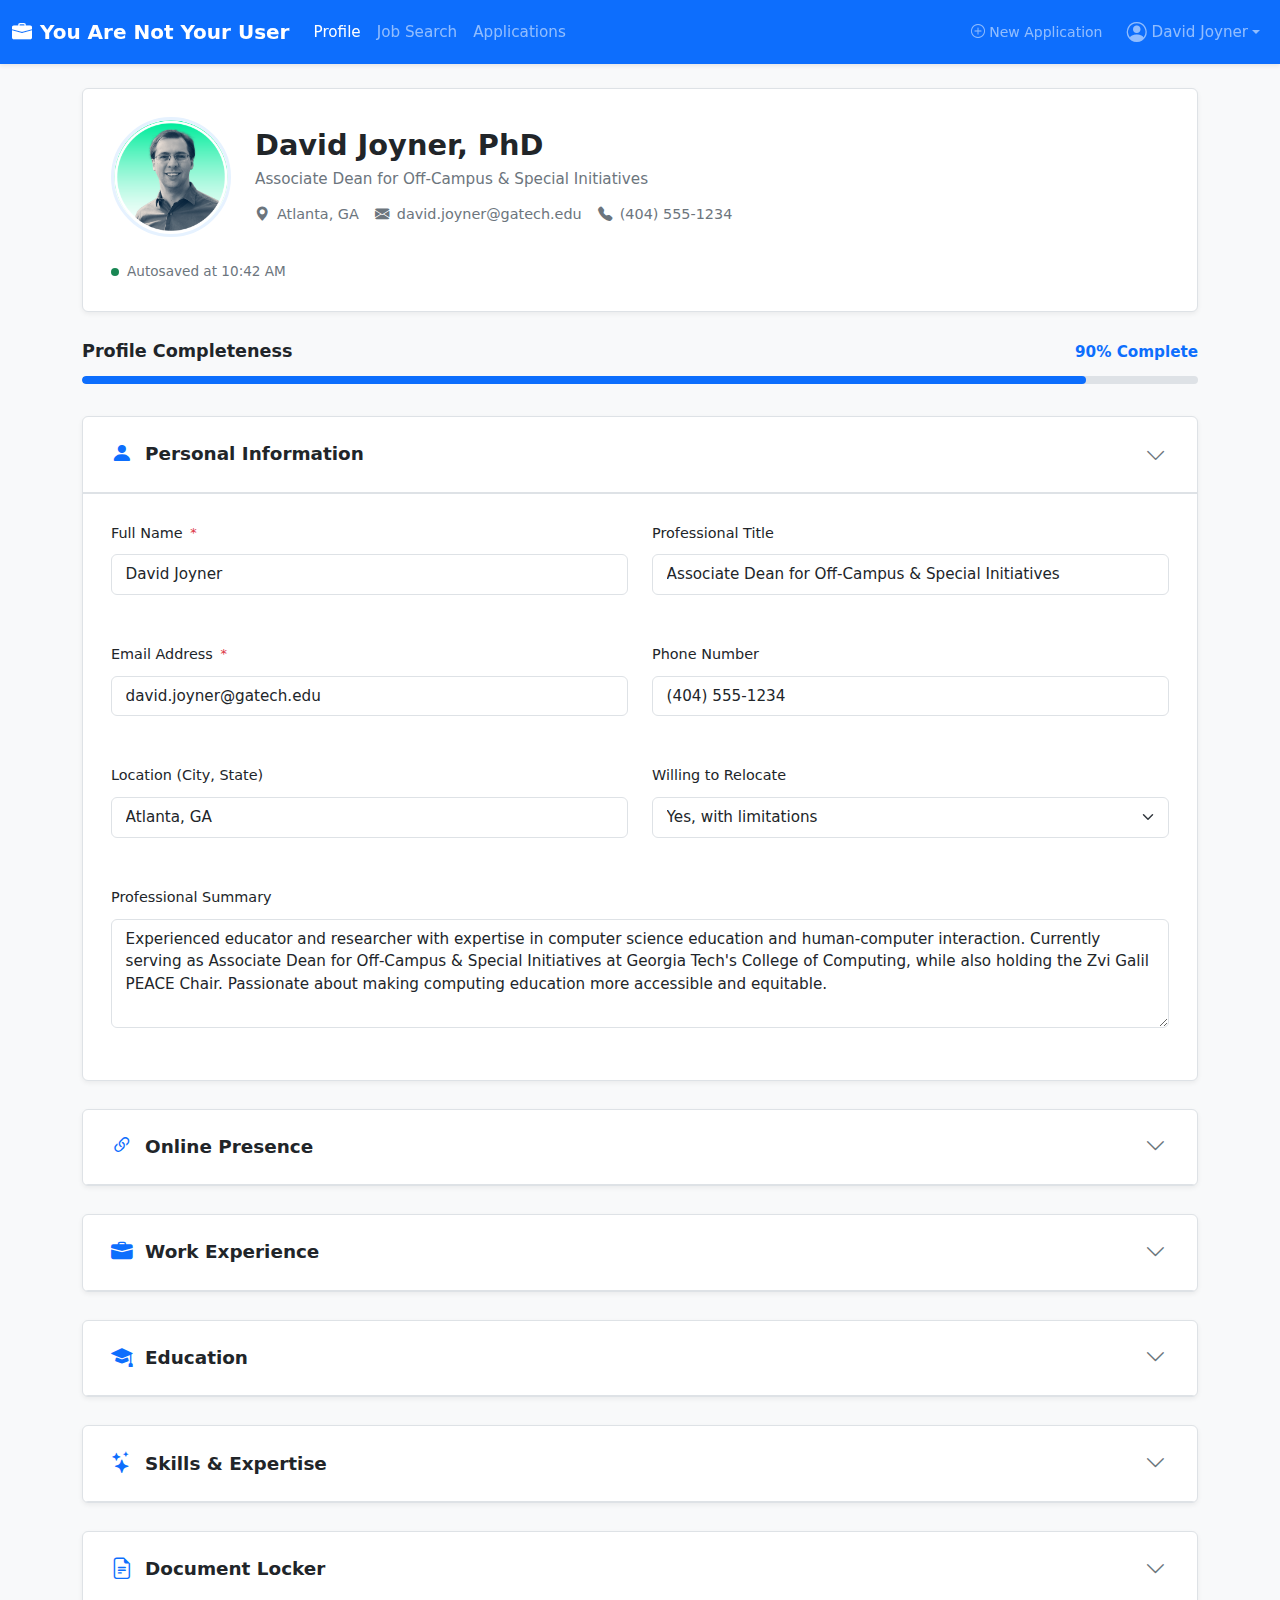
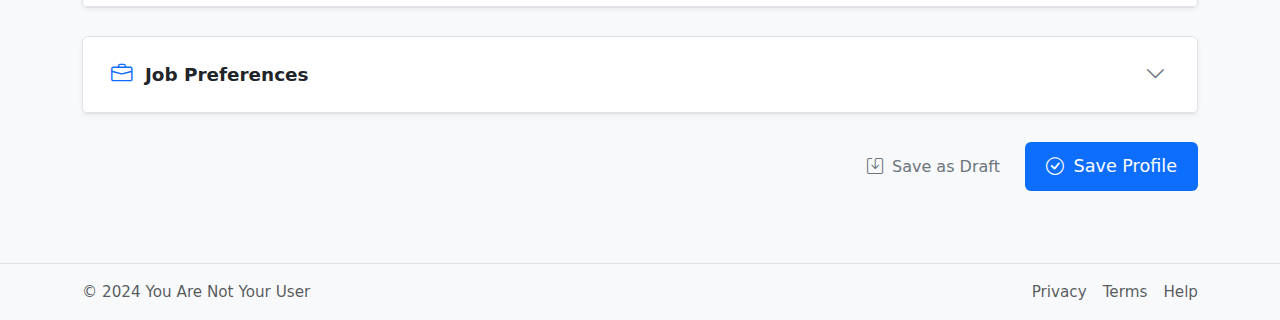
<file: profile.html>
<!DOCTYPE html>
<html lang="en">
<head>
    <meta charset="UTF-8">
    <meta name="viewport" content="width=device-width, initial-scale=1.0">
    <title>My Profile | You Are Not Your User</title>
    <!-- Bootstrap CSS -->
    <link href="https://cdn.jsdelivr.net/npm/bootstrap@5.1.3/dist/css/bootstrap.min.css" rel="stylesheet">
    <!-- Bootstrap Icons -->
    <link rel="stylesheet" href="https://cdn.jsdelivr.net/npm/bootstrap-icons@1.8.1/font/bootstrap-icons.css">
    <!-- FontAwesome (for specific icons) -->
    <link rel="stylesheet" href="https://cdnjs.cloudflare.com/ajax/libs/font-awesome/6.0.0/css/all.min.css">

    <style>
        :root {
            --primary-color: #0d6efd;
            --primary-dark: #0a58ca;
            --primary-light: #e6f2ff;
            --success-color: #198754;
            --warning-color: #ffc107;
            --danger-color: #dc3545;
            --info-color: #0dcaf0;
            --gray-light: #f8f9fa;
            --gray-mid: #dee2e6;
            --gray-dark: #6c757d;
            --text-main: #212529;
            --text-light: #6c757d;
            --radius: 0.375rem;
            --shadow: 0 0.125rem 0.35rem rgba(0, 0, 0, 0.06);
            --shadow-lg: 0 0.5rem 1.5rem rgba(0, 0, 0, 0.1);
            --transition: all 0.3s ease;
        }

        body {
            background-color: var(--gray-light);
            color: var(--text-main);
            line-height: 1.6;
            font-size: 0.95rem;
        }

        .page-wrapper {
            min-height: 100vh;
            display: flex;
            flex-direction: column;
        }

        main {
            flex: 1;
        }

        /* Cards and Sections */
        .card {
            background-color: white;
            border-radius: var(--radius);
            box-shadow: var(--shadow);
            margin-bottom: 1.75rem;
            border: 1px solid var(--gray-mid);
            overflow: hidden;
        }

        .card-profile-info {
            background-color: #fff;
            padding: 1.75rem;
            border-radius: var(--radius);
            margin-bottom: 1.75rem;
            box-shadow: var(--shadow);
            border: 1px solid var(--gray-mid);
        }

        .profile-header {
            display: flex;
            align-items: center;
            gap: 1.5rem;
            margin-bottom: 1.5rem;
        }

        .profile-avatar {
            width: 120px;
            height: 120px;
            border-radius: 50%;
            object-fit: cover;
            border: 3px solid var(--primary-light);
        }

        .profile-name {
            font-size: 1.8rem;
            font-weight: 600;
            margin-bottom: 0.25rem;
        }

        .profile-title {
            color: var(--text-light);
            margin-bottom: 0.75rem;
        }

        .profile-meta {
            display: flex;
            gap: 1rem;
            font-size: 0.9rem;
            color: var(--text-light);
            flex-wrap: wrap;
        }

        .profile-meta-item {
            display: flex;
            align-items: center;
            gap: 0.5rem;
        }

        /* Section Headers and Content */
        .profile-section {
            margin-bottom: 1.75rem;
            background-color: #fff;
            border-radius: var(--radius);
            box-shadow: var(--shadow);
            border: 1px solid var(--gray-mid);
            overflow: hidden;
        }

        .section-header {
            padding: 1.25rem 1.75rem;
            display: flex;
            justify-content: space-between;
            align-items: center;
            cursor: pointer;
            border-radius: var(--radius) var(--radius) 0 0;
            transition: background-color 0.3s ease;
            border-bottom: 1px solid var(--gray-mid);
        }
        
        .section-header:hover {
            background-color: var(--primary-light);
        }

        .section-title {
            display: flex;
            align-items: center;
            gap: 0.75rem;
            font-size: 1.15rem;
            font-weight: 600;
        }

        .section-title h3 {
            margin-bottom: 0;
            font-size: 1.15rem;
            font-weight: 600;
        }

        .section-title .icon {
            font-size: 1.35rem;
            color: var(--primary-color);
        }

        .section-status {
            display: flex;
            align-items: center;
            gap: 0.5rem;
            font-size: 0.9rem;
        }

        .section-content {
            max-height: 0;
            overflow: hidden;
            transition: max-height 0.4s ease-out, padding 0.4s ease-out, border-top-width 0.1s linear 0.3s;
            padding: 0 1.75rem;
            border-top: 0px solid var(--gray-mid);
        }

        .section-content.open {
            max-height: 5000px;
            padding: 1.75rem;
            border-top-width: 1px;
            transition: max-height 0.4s ease-in, padding 0.4s ease-in, border-top-width 0.1s linear;
        }

        .toggle-section {
            border: none;
            background: none;
            width: 1.75rem;
            height: 1.75rem;
            font-size: 1.3rem;
            line-height: 1;
            display: flex;
            align-items: center;
            justify-content: center;
            color: var(--gray-dark);
            cursor: pointer;
            transition: color 0.3s ease, transform 0.3s ease;
            border-radius: 50%;
        }
        
        .toggle-section:hover {
            color: var(--primary-dark);
            background-color: var(--gray-light);
        }
        
        .toggle-section.expanded {
            transform: rotate(180deg);
        }

        /* Progress bar */
        .progress-container {
            margin-bottom: 2rem;
        }

        .progress-header {
            display: flex;
            justify-content: space-between;
            align-items: center;
            margin-bottom: 0.75rem;
        }

        .progress-title {
            font-size: 1.1rem;
            font-weight: 600;
            color: var(--text-main);
            margin-bottom: 0;
        }

        .progress-percentage {
            font-size: 0.95rem;
            font-weight: 600;
            color: var(--primary-color);
        }

        .progress {
            height: 8px;
            border-radius: 4px;
            background-color: var(--gray-mid);
            overflow: hidden;
        }

        .progress-bar {
            background-color: var(--primary-color);
            border-radius: 4px;
            transition: width 0.5s ease;
        }

        /* Form Elements */
        .form-group {
            margin-bottom: 1.5rem;
        }

        .form-row {
            display: flex;
            flex-wrap: wrap;
            gap: 1.5rem;
            margin-bottom: 1.5rem;
        }

        .form-column {
            flex: 1;
            min-width: 250px;
        }

        .form-label {
            display: flex;
            align-items: center;
            gap: 0.375rem;
            margin-bottom: 0.6rem;
            font-weight: 500;
            font-size: 0.9rem;
        }

        .required-marker {
            color: var(--danger-color);
            font-weight: normal;
            font-size: 0.9em;
            margin-left: 0.1rem;
        }

        .form-control, .form-select {
            display: block;
            width: 100%;
            padding: 0.5rem 0.85rem;
            font-size: 0.95rem;
            font-weight: 400;
            line-height: 1.5;
            color: var(--text-main);
            background-color: #fff;
            background-clip: padding-box;
            border: 1px solid var(--gray-mid);
            border-radius: var(--radius);
            transition: border-color 0.15s ease-in-out, box-shadow 0.15s ease-in-out;
        }
        
        .form-control:focus, .form-select:focus {
            border-color: var(--primary-color);
            outline: 0;
            box-shadow: 0 0 0 0.2rem rgba(13, 110, 253, 0.2);
        }

        textarea.form-control {
            min-height: calc(1.5em + 1rem + 2px) * 3;
        }

        .form-helper {
            display: block;
            margin-top: 0.35rem;
            font-size: 0.85rem;
            color: var(--text-light);
        }

        /* Dynamic List Items */
        .card-nested {
            border: 1px solid var(--gray-mid);
            border-radius: var(--radius);
            padding: 1.5rem;
            margin-bottom: 1.25rem;
            position: relative;
            background-color: #fff;
            box-shadow: none;
            transition: border-color 0.2s ease;
        }
        
        .card-nested:hover {
            border-color: var(--primary-light);
        }

        .dynamic-list-container {
            display: flex;
            flex-direction: column;
            gap: 1.25rem;
        }
        
        .add-item-btn {
            margin-top: 1rem;
            align-self: flex-start;
        }

        /* Remove Item Button */
        .remove-item-btn {
            position: absolute;
            top: 0.6rem;
            right: 0.6rem;
            padding: 0.2rem 0.4rem;
            font-size: 1rem;
            line-height: 1;
            background-color: transparent;
            border: none;
            color: var(--gray-dark);
            transition: color 0.2s ease, transform 0.2s ease;
            z-index: 5;
            border-radius: 50%;
            width: 1.8rem;
            height: 1.8rem;
            display: inline-flex;
            align-items: center;
            justify-content: center;
        }
        
        .remove-item-btn:hover {
            color: var(--danger-color);
            background-color: #f8d7da;
            transform: scale(1.1);
        }
        
        .remove-item-btn i {
            vertical-align: middle;
            display: block;
        }

        /* Tag/Skills Input */
        .tags-input-wrapper {
            margin-bottom: 0.75rem;
        }
        
        .tags-container {
            display: flex;
            flex-wrap: wrap;
            gap: 0.5rem;
            padding: 0.5rem 0.75rem;
            border: 1px solid var(--gray-mid);
            border-radius: var(--radius);
            background-color: white;
            min-height: calc(1.5em + 1rem + 2px);
            cursor: text;
        }
        
        .tags-container:focus-within {
            border-color: var(--primary-color);
            box-shadow: 0 0 0 0.2rem rgba(13, 110, 253, 0.2);
        }

        .tag {
            display: inline-flex;
            align-items: center;
            gap: 0.375rem;
            padding: 0.25rem 0.625rem;
            background-color: var(--primary-light);
            color: var(--primary-dark);
            border-radius: 0.25rem;
            font-size: 0.85rem;
            font-weight: 500;
            border: 1px solid var(--primary-color);
        }

        .tag .tag-remove {
            cursor: pointer;
            font-weight: bold;
            color: var(--primary-dark);
            opacity: 0.7;
            transition: opacity 0.2s ease;
        }
        
        .tag .tag-remove:hover {
            opacity: 1;
        }
        
        .tags-input {
            border: none;
            outline: none;
            padding: 0.25rem 0;
            flex-grow: 1;
            min-width: 100px;
            background: transparent;
            font-size: 0.95rem;
        }
        
        .tags-input::placeholder {
            color: var(--text-light);
            font-size: 0.9rem;
        }

        /* Document Card */
        .document-card {
            border: 1px solid var(--gray-mid);
            border-radius: var(--radius);
            padding: 0;
            margin-bottom: 0.75rem;
            transition: border-color 0.2s ease, transform 0.2s ease;
        }
        
        .document-card:hover {
            border-color: var(--primary-color);
            transform: translateY(-2px);
        }

        .document-card-header {
            display: flex;
            align-items: center;
            padding: 0.75rem 1rem;
            border-bottom: 1px solid var(--gray-mid);
            background-color: var(--gray-light);
            border-radius: var(--radius) var(--radius) 0 0;
        }

        .document-icon {
            font-size: 1.5rem;
            margin-right: 0.75rem;
        }

        .document-info {
            flex-grow: 1;
        }

        .document-title {
            font-weight: 500;
            margin-bottom: 0.1rem;
            font-size: 0.95rem;
        }

        .document-meta {
            font-size: 0.8rem;
            color: var(--text-light);
        }

        .document-actions {
            display: flex;
            gap: 0.5rem;
            padding: 0.5rem 1rem;
        }

        /* File Upload */
        .file-upload-container {
            border: 2px dashed var(--gray-mid);
            border-radius: var(--radius);
            padding: 1.5rem;
            text-align: center;
            margin-bottom: 1.5rem;
            transition: border-color 0.3s ease, background-color 0.3s ease;
            cursor: pointer;
        }
        
        .file-upload-container:hover {
            border-color: var(--primary-color);
            background-color: var(--primary-light);
        }

        .file-upload-icon {
            font-size: 2rem;
            color: var(--primary-color);
            margin-bottom: 0.75rem;
        }

        .file-upload-text {
            font-size: 0.95rem;
            color: var(--text-main);
            margin-bottom: 0.5rem;
        }

        .file-upload-info {
            font-size: 0.8rem;
            color: var(--text-light);
        }

        /* Upload preview */
        .upload-preview {
            display: flex;
            align-items: center;
            gap: 1rem;
            padding: 0.75rem;
            background-color: var(--gray-light);
            border-radius: var(--radius);
            margin-top: 1rem;
        }

        .preview-icon {
            font-size: 1.5rem;
            color: var(--primary-color);
        }

        .preview-info {
            flex-grow: 1;
        }

        .preview-name {
            font-weight: 500;
            font-size: 0.9rem;
        }

        .preview-meta {
            font-size: 0.8rem;
            color: var(--text-light);
        }

        .preview-actions {
            display: flex;
            gap: 0.5rem;
        }

        /* Buttons */
        .btn {
            padding: 0.5rem 1rem;
            border-radius: var(--radius);
            font-weight: 500;
            line-height: 1.5;
            text-align: center;
            vertical-align: middle;
            cursor: pointer;
            user-select: none;
            border: 1px solid transparent;
            transition: color 0.15s ease-in-out, background-color 0.15s ease-in-out, border-color 0.15s ease-in-out, box-shadow 0.15s ease-in-out;
        }
        
        .btn:focus { box-shadow: 0 0 0 0.2rem rgba(13, 110, 253, 0.25); }
        
        .btn-sm {
            padding: 0.35rem 0.7rem;
            font-size: 0.875rem;
        }
        
        .btn-lg {
            padding: 0.65rem 1.25rem;
            font-size: 1.1rem;
        }

        /* Autosave indicator */
        .autosave-indicator {
            display: flex;
            align-items: center;
            gap: 0.5rem;
            font-size: 0.85rem;
            color: var(--text-light);
            margin-top: 0.625rem;
        }
        
        .autosave-indicator .status-text { font-size: 0.85rem; }

        .pulse-dot {
            width: 8px;
            height: 8px;
            border-radius: 50%;
            background-color: var(--success-color);
            animation: pulse 2s infinite;
        }
        
        @keyframes pulse {
            0% { box-shadow: 0 0 0 0 rgba(25, 135, 84, 0.7); }
            70% { box-shadow: 0 0 0 6px rgba(25, 135, 84, 0); }
            100% { box-shadow: 0 0 0 0 rgba(25, 135, 84, 0); }
        }

        /* Tooltips */
        .tooltip {
            position: relative;
            display: inline-block;
        }

        /* Mobile optimization */
        @media (max-width: 767.98px) {
            body { font-size: 0.9rem; }
            .profile-header { flex-direction: column; align-items: center; }
            .profile-avatar { width: 100px; height: 100px; }
            .profile-name { text-align: center; }
            .profile-title { text-align: center; }
            .profile-meta { justify-content: center; }
            .section-header { padding: 1rem 1.25rem; }
            .section-content { padding: 1.25rem; }
            .section-content.open { padding: 1.25rem; }
            .form-row { flex-direction: column; gap: 1.25rem; margin-bottom: 1.25rem; }
        }
    </style>
</head>
<body>
    <div class="page-wrapper">
        <nav class="navbar navbar-expand-lg navbar-dark bg-primary shadow-sm sticky-top">
            <div class="container-fluid">
                <a class="navbar-brand fw-bold" href="dashboard.html">
                    <i class="bi bi-briefcase-fill me-2"></i>You Are Not Your User
                </a>
                <button class="navbar-toggler" type="button" data-bs-toggle="collapse" data-bs-target="#navbarNav">
                    <span class="navbar-toggler-icon"></span>
                </button>
                <div class="collapse navbar-collapse" id="navbarNav">
                    <ul class="navbar-nav">
                        <li class="nav-item">
                            <a class="nav-link active" href="profile.html">Profile</a>
                        </li>
                        <li class="nav-item">
                            <a class="nav-link" href="#">Job Search</a>
                        </li>
                        <li class="nav-item">
                            <a class="nav-link" href="#">Applications</a>
                        </li>
                    </ul>
                    <ul class="navbar-nav ms-auto align-items-center">
                         <li class="nav-item me-2">
                            <a class="nav-link btn btn-sm btn-outline-light" href="apply.html?new=true" title="Start a new application">
                                <i class="bi bi-plus-circle me-1"></i>New Application
                            </a>
                        </li>
                        <li class="nav-item dropdown">
                            <a class="nav-link dropdown-toggle d-flex align-items-center" href="#" id="navbarDropdownUser" role="button" data-bs-toggle="dropdown" aria-expanded="false">
                                <i class="bi bi-person-circle me-1 fs-5"></i>David Joyner
                            </a>
                            <ul class="dropdown-menu dropdown-menu-end" aria-labelledby="navbarDropdownUser">
                                <li><a class="dropdown-item" href="profile.html"><i class="bi bi-person-lines-fill me-2"></i>My Profile</a></li>
                                <li><a class="dropdown-item" href="#"><i class="bi bi-gear-fill me-2"></i>Settings</a></li>
                                <li><hr class="dropdown-divider"></li>
                                <li><a class="dropdown-item" href="#"><i class="bi bi-box-arrow-right me-2"></i>Logout</a></li>
                            </ul>
                        </li>
                    </ul>
                </div>
            </div>
        </nav>

        <main class="container my-4">
            <!-- Profile Header Card -->
            <div class="card-profile-info">
                <div class="profile-header">
                    <img src="./profile_pic.png" alt="David Joyner" class="profile-avatar">
                    <div>
                        <h2 class="profile-name">David Joyner, PhD</h2>
                        <div class="profile-title">Associate Dean for Off-Campus & Special Initiatives</div>
                        <div class="profile-meta">
                            <div class="profile-meta-item"><i class="bi bi-geo-alt-fill"></i>Atlanta, GA</div>
                            <div class="profile-meta-item"><i class="bi bi-envelope-fill"></i>david.joyner@gatech.edu</div>
                            <div class="profile-meta-item"><i class="bi bi-telephone-fill"></i>(404) 555-1234</div>
                        </div>
                    </div>
                </div>

                <div id="autosave-indicator" class="autosave-indicator">
                    <div class="pulse-dot"></div>
                    <span id="auto-save-status" class="status-text">Autosaved at <span id="last-saved-time">10:42 AM</span></span>
                </div>
            </div>
            
            <!-- Profile Completeness -->
            <div class="progress-container">
                <div class="progress-header">
                    <h3 class="progress-title">Profile Completeness</h3>
                    <span id="progress-percentage" class="progress-percentage">90% Complete</span>
                </div>
                <div class="progress-bar-container">
                    <div class="progress">
                        <div id="profile-progress" class="progress-bar" role="progressbar" style="width: 90%" aria-valuenow="90" aria-valuemin="0" aria-valuemax="100"></div>
                    </div>
                </div>
            </div>

            <!-- Personal Information Section -->
            <div class="profile-section" id="personal-info-section">
                <div class="section-header" role="button" aria-expanded="true" aria-controls="content-personal-info">
                    <div class="section-title">
                        <i class="bi bi-person-fill icon"></i>
                        <h3>Personal Information</h3>
                    </div>
                    <div class="section-status">
                        <button type="button" class="toggle-section expanded" aria-label="Collapse Personal Information Section">
                            <i class="bi bi-chevron-up"></i>
                        </button>
                    </div>
                </div>
                <div id="content-personal-info" class="section-content open">
                    <div class="form-row">
                        <div class="form-group form-column">
                            <label for="profile-name" class="form-label">
                                Full Name <span class="required-marker">*</span>
                            </label>
                            <input type="text" id="profile-name" name="name" class="form-control" value="David Joyner" required>
                        </div>
                        <div class="form-group form-column">
                            <label for="profile-title" class="form-label">
                                Professional Title
                            </label>
                            <input type="text" id="profile-title" name="title" class="form-control" value="Associate Dean for Off-Campus & Special Initiatives">
                        </div>
                    </div>
                    
                    <div class="form-row">
                        <div class="form-group form-column">
                            <label for="profile-email" class="form-label">
                                Email Address <span class="required-marker">*</span>
                            </label>
                            <input type="email" id="profile-email" name="email" class="form-control" value="david.joyner@gatech.edu" required>
                        </div>
                        <div class="form-group form-column">
                            <label for="profile-phone" class="form-label">
                                Phone Number
                            </label>
                            <input type="tel" id="profile-phone" name="phone" class="form-control" value="(404) 555-1234">
                        </div>
                    </div>
                    
                    <div class="form-row">
                        <div class="form-group form-column">
                            <label for="profile-location" class="form-label">
                                Location (City, State)
                            </label>
                            <input type="text" id="profile-location" name="location" class="form-control" value="Atlanta, GA">
                        </div>
                        <div class="form-group form-column">
                            <label for="profile-relocation" class="form-label">
                                Willing to Relocate
                            </label>
                            <select id="profile-relocation" name="relocation" class="form-select">
                                <option value="yes">Yes, anywhere</option>
                                <option value="limited" selected>Yes, with limitations</option>
                                <option value="no">No</option>
                            </select>
                        </div>
                    </div>
                    
                    <div class="form-group">
                        <label for="profile-bio" class="form-label">
                            Professional Summary
                        </label>
                        <textarea id="profile-bio" name="bio" class="form-control" rows="4">Experienced educator and researcher with expertise in computer science education and human-computer interaction. Currently serving as Associate Dean for Off-Campus & Special Initiatives at Georgia Tech's College of Computing, while also holding the Zvi Galil PEACE Chair. Passionate about making computing education more accessible and equitable.</textarea>
                    </div>
                </div>
            </div>

            <!-- Online Presence Section -->
            <div class="profile-section" id="online-presence-section">
                <div class="section-header" role="button" aria-expanded="false" aria-controls="content-online-presence">
                    <div class="section-title">
                        <i class="bi bi-link-45deg icon"></i>
                        <h3>Online Presence</h3>
                    </div>
                    <div class="section-status">
                        <button type="button" class="toggle-section" aria-label="Expand Online Presence Section">
                            <i class="bi bi-chevron-down"></i>
                        </button>
                    </div>
                </div>
                <div id="content-online-presence" class="section-content">
                    <div class="form-row">
                        <div class="form-group form-column">
                            <label for="profile-portfolio" class="form-label">
                                Portfolio/Website
                            </label>
                            <input type="url" id="profile-portfolio" name="portfolio" class="form-control" value="https://davidjoyner.design">
                            <small class="form-helper">Your personal website or online portfolio</small>
                        </div>
                        <div class="form-group form-column">
                            <label for="profile-linkedin" class="form-label">
                                LinkedIn
                            </label>
                            <input type="url" id="profile-linkedin" name="linkedin" class="form-control" value="https://linkedin.com/in/david-joyner">
                            <small class="form-helper">Your LinkedIn profile URL</small>
                        </div>
                    </div>
                    
                    <div class="form-row">
                        <div class="form-group form-column">
                            <label for="profile-github" class="form-label">
                                GitHub
                            </label>
                            <input type="url" id="profile-github" name="github" class="form-control" value="https://github.com/davidjoyneratl">
                            <small class="form-helper">Your GitHub profile URL</small>
                        </div>
                        <div class="form-group form-column">
                            <label for="profile-other-social" class="form-label">
                                Other Social/Professional Profile
                            </label>
                            <input type="url" id="profile-other-social" name="other_social" class="form-control" value="">
                            <small class="form-helper">Twitter, Medium, Dribbble, Behance, etc.</small>
                        </div>
                    </div>
                </div>
            </div>

            <!-- Work Experience Section -->
            <div class="profile-section" id="work-experience-section">
                <div class="section-header" role="button" aria-expanded="false" aria-controls="content-work-experience">
                    <div class="section-title">
                        <i class="bi bi-briefcase-fill icon"></i>
                        <h3>Work Experience</h3>
                    </div>
                    <div class="section-status">
                        <button type="button" class="toggle-section" aria-label="Expand Work Experience Section">
                            <i class="bi bi-chevron-down"></i>
                        </button>
                    </div>
                </div>
                <div id="content-work-experience" class="section-content">
                    <p class="form-helper mb-3">Your work history is key for employers to understand your qualifications. Add all relevant positions, with most recent ones first.</p>
                    
                    <div id="work-experience-list" class="dynamic-list-container">
                        <!-- Work Experience 1 -->
                        <div class="card-nested">
                            <button type="button" class="remove-item-btn" title="Remove Experience"><i class="bi bi-x-lg"></i></button>
                            <div class="form-row">
                                <div class="form-group form-column">
                                    <label class="form-label">Job Title <span class="required-marker">*</span></label>
                                    <input type="text" name="jobTitle" class="form-control" value="Associate Dean for Off-Campus & Special Initiatives" required>
                                </div>
                                <div class="form-group form-column">
                                    <label class="form-label">Company <span class="required-marker">*</span></label>
                                    <input type="text" name="company" class="form-control" value="College of Computing at Georgia Tech" required>
                                </div>
                            </div>
                            <div class="form-row">
                                <div class="form-group form-column">
                                    <label class="form-label">Start Date <span class="required-marker">*</span></label>
                                    <input type="month" name="startDate" class="form-control" value="2025-01" required>
                                </div>
                                <div class="form-group form-column">
                                    <label class="form-label">End Date</label>
                                    <div class="d-flex align-items-center gap-2">
                                        <input type="month" name="endDate" class="form-control" disabled>
                                        <div class="form-check form-switch ms-2">
                                            <input class="form-check-input" type="checkbox" role="switch" id="currentJob1" checked>
                                            <label class="form-check-label" for="currentJob1">Current Position</label>
                                        </div>
                                    </div>
                                </div>
                            </div>
                            <div class="form-group">
                                <label class="form-label">Location</label>
                                <input type="text" name="location" class="form-control" value="Atlanta, Georgia, United States">
                            </div>
                            <div class="form-group">
                                <label class="form-label">Description / Responsibilities</label>
                                <textarea name="description" class="form-control" rows="3">Overseeing online, off-campus, and other special initiatives for the College of Computing.</textarea>
                            </div>
                        </div>
                        
                        <!-- Work Experience 2 -->
                        <div class="card-nested">
                            <button type="button" class="remove-item-btn" title="Remove Experience"><i class="bi bi-x-lg"></i></button>
                            <div class="form-row">
                                <div class="form-group form-column">
                                    <label class="form-label">Job Title <span class="required-marker">*</span></label>
                                    <input type="text" name="jobTitle" class="form-control" value="Zvi Galil PEACE Chair" required>
                                </div>
                                <div class="form-group form-column">
                                    <label class="form-label">Company <span class="required-marker">*</span></label>
                                    <input type="text" name="company" class="form-control" value="College of Computing at Georgia Tech" required>
                                </div>
                            </div>
                            <div class="form-row">
                                <div class="form-group form-column">
                                    <label class="form-label">Start Date <span class="required-marker">*</span></label>
                                    <input type="month" name="startDate" class="form-control" value="2023-09" required>
                                </div>
                                <div class="form-group form-column">
                                    <label class="form-label">End Date</label>
                                    <div class="d-flex align-items-center gap-2">
                                        <input type="month" name="endDate" class="form-control" disabled>
                                        <div class="form-check form-switch ms-2">
                                            <input class="form-check-input" type="checkbox" role="switch" id="currentJob2" checked>
                                            <label class="form-check-label" for="currentJob2">Current Position</label>
                                        </div>
                                    </div>
                                </div>
                            </div>
                            <div class="form-group">
                                <label class="form-label">Location</label>
                                <input type="text" name="location" class="form-control" value="Atlanta, Georgia, United States">
                            </div>
                            <div class="form-group">
                                <label class="form-label">Description / Responsibilities</label>
                                <textarea name="description" class="form-control" rows="3">Inaugural holder of the newly endowed Zvi Galil PEACE (Pervasive Equitable Access for Computing Education) Chair.</textarea>
                            </div>
                        </div>
                        
                        <!-- Work Experience 3 -->
                        <div class="card-nested">
                            <button type="button" class="remove-item-btn" title="Remove Experience"><i class="bi bi-x-lg"></i></button>
                            <div class="form-row">
                                <div class="form-group form-column">
                                    <label class="form-label">Job Title <span class="required-marker">*</span></label>
                                    <input type="text" name="jobTitle" class="form-control" value="Principal Research Associate" required>
                                </div>
                                <div class="form-group form-column">
                                    <label class="form-label">Company <span class="required-marker">*</span></label>
                                    <input type="text" name="company" class="form-control" value="College of Computing at Georgia Tech" required>
                                </div>
                            </div>
                            <div class="form-row">
                                <div class="form-group form-column">
                                    <label class="form-label">Start Date <span class="required-marker">*</span></label>
                                    <input type="month" name="startDate" class="form-control" value="2023-07" required>
                                </div>
                                <div class="form-group form-column">
                                    <label class="form-label">End Date</label>
                                    <div class="d-flex align-items-center gap-2">
                                        <input type="month" name="endDate" class="form-control" disabled>
                                        <div class="form-check form-switch ms-2">
                                            <input class="form-check-input" type="checkbox" role="switch" id="currentJob3" checked>
                                            <label class="form-check-label" for="currentJob3">Current Position</label>
                                        </div>
                                    </div>
                                </div>
                            </div>
                            <div class="form-group">
                                <label class="form-label">Location</label>
                                <input type="text" name="location" class="form-control" value="Atlanta, Georgia, United States">
                            </div>
                            <div class="form-group">
                                <label class="form-label">Description / Responsibilities</label>
                                <textarea name="description" class="form-control" rows="3">Leading research initiatives in computing education and human-centered computing.</textarea>
                            </div>
                        </div>
                    </div>
                    
                    <button type="button" class="btn btn-outline-primary btn-sm add-item-btn" id="add-experience-btn">
                        <i class="bi bi-plus-circle me-1"></i> Add Another Experience
                    </button>
                </div>
            </div>

            <!-- Education Section -->
            <div class="profile-section" id="education-section">
                <div class="section-header" role="button" aria-expanded="false" aria-controls="content-education">
                    <div class="section-title">
                        <i class="bi bi-mortarboard-fill icon"></i>
                        <h3>Education</h3>
                    </div>
                    <div class="section-status">
                        <button type="button" class="toggle-section" aria-label="Expand Education Section">
                            <i class="bi bi-chevron-down"></i>
                        </button>
                    </div>
                </div>
                <div id="content-education" class="section-content">
                    <p class="form-helper mb-3">Add your educational background, especially degrees relevant to the positions you're applying for.</p>
                    
                    <div id="education-list" class="dynamic-list-container">
                        <!-- Education 1 -->
                        <div class="card-nested">
                            <button type="button" class="remove-item-btn" title="Remove Education"><i class="bi bi-x-lg"></i></button>
                            <div class="form-row">
                                <div class="form-group form-column">
                                    <label class="form-label">Institution <span class="required-marker">*</span></label>
                                    <input type="text" name="institution" class="form-control" value="Georgia Institute of Technology" required>
                                </div>
                                <div class="form-group form-column">
                                    <label class="form-label">Degree <span class="required-marker">*</span></label>
                                    <input type="text" name="degree" class="form-control" value="Doctor of Philosophy (Ph.D.)" required>
                                </div>
                            </div>
                            <div class="form-row">
                                <div class="form-group form-column">
                                    <label class="form-label">Field of Study</label>
                                    <input type="text" name="fieldOfStudy" class="form-control" value="Human-Centered Computing">
                                </div>
                                <div class="form-group form-column">
                                    <label class="form-label">GPA (Optional)</label>
                                    <input type="text" name="gpa" class="form-control" value="4.0">
                                </div>
                            </div>
                            <div class="form-row">
                                <div class="form-group form-column">
                                    <label class="form-label">Start Year</label>
                                    <input type="number" name="startYear" class="form-control" value="2009">
                                </div>
                                <div class="form-group form-column">
                                    <label class="form-label">End Year (Graduation)</label>
                                    <input type="number" name="endYear" class="form-control" value="2015">
                                </div>
                            </div>
                            <div class="form-group">
                                <label class="form-label">Location</label>
                                <input type="text" name="eduLocation" class="form-control" value="Atlanta, GA">
                            </div>
                            <div class="form-group">
                                <label class="form-label">Description</label>
                                <textarea name="eduDescription" class="form-control" rows="3">Completed my Ph.D. in Human-Centered Computing in December 2014 with my dissertation titled "Metacognitive Tutoring for Inquiry-Driven Modeling." Specialized in Learning Science & Technology.</textarea>
                            </div>
                        </div>
                        
                        <!-- Education 2 -->
                        <div class="card-nested">
                            <button type="button" class="remove-item-btn" title="Remove Education"><i class="bi bi-x-lg"></i></button>
                            <div class="form-row">
                                <div class="form-group form-column">
                                    <label class="form-label">Institution <span class="required-marker">*</span></label>
                                    <input type="text" name="institution" class="form-control" value="Georgia Institute of Technology" required>
                                </div>
                                <div class="form-group form-column">
                                    <label class="form-label">Degree <span class="required-marker">*</span></label>
                                    <input type="text" name="degree" class="form-control" value="Master's Degree" required>
                                </div>
                            </div>
                            <div class="form-row">
                                <div class="form-group form-column">
                                    <label class="form-label">Field of Study</label>
                                    <input type="text" name="fieldOfStudy" class="form-control" value="Human-Computer Interaction">
                                </div>
                                <div class="form-group form-column">
                                    <label class="form-label">GPA (Optional)</label>
                                    <input type="text" name="gpa" class="form-control" value="4.0">
                                </div>
                            </div>
                            <div class="form-row">
                                <div class="form-group form-column">
                                    <label class="form-label">Start Year</label>
                                    <input type="number" name="startYear" class="form-control" value="2008">
                                </div>
                                <div class="form-group form-column">
                                    <label class="form-label">End Year (Graduation)</label>
                                    <input type="number" name="endYear" class="form-control" value="2009">
                                </div>
                            </div>
                            <div class="form-group">
                                <label class="form-label">Location</label>
                                <input type="text" name="eduLocation" class="form-control" value="Atlanta, GA">
                            </div>
                            <div class="form-group">
                                <label class="form-label">Description</label>
                                <textarea name="eduDescription" class="form-control" rows="3">Completed my Master of Science in Human-Computer Interaction with my final project on "A Language-Neutral Assessment for Introductory CS Knowledge."</textarea>
                            </div>
                        </div>
                        
                        <!-- Education 3 -->
                        <div class="card-nested">
                            <button type="button" class="remove-item-btn" title="Remove Education"><i class="bi bi-x-lg"></i></button>
                            <div class="form-row">
                                <div class="form-group form-column">
                                    <label class="form-label">Institution <span class="required-marker">*</span></label>
                                    <input type="text" name="institution" class="form-control" value="Georgia Institute of Technology" required>
                                </div>
                                <div class="form-group form-column">
                                    <label class="form-label">Degree <span class="required-marker">*</span></label>
                                    <input type="text" name="degree" class="form-control" value="Bachelor's Degree" required>
                                </div>
                            </div>
                            <div class="form-row">
                                <div class="form-group form-column">
                                    <label class="form-label">Field of Study</label>
                                    <input type="text" name="fieldOfStudy" class="form-control" value="Computer Science">
                                </div>
                                <div class="form-group form-column">
                                    <label class="form-label">GPA (Optional)</label>
                                    <input type="text" name="gpa" class="form-control" value="3.95">
                                </div>
                            </div>
                            <div class="form-row">
                                <div class="form-group form-column">
                                    <label class="form-label">Start Year</label>
                                    <input type="number" name="startYear" class="form-control" value="2005">
                                </div>
                                <div class="form-group form-column">
                                    <label class="form-label">End Year (Graduation)</label>
                                    <input type="number" name="endYear" class="form-control" value="2008">
                                </div>
                            </div>
                            <div class="form-group">
                                <label class="form-label">Location</label>
                                <input type="text" name="eduLocation" class="form-control" value="Atlanta, GA">
                            </div>
                            <div class="form-group">
                                <label class="form-label">Description</label>
                                <textarea name="eduDescription" class="form-control" rows="3">Completed my Bachelor of Science in Computer Science with my final research capstone on "Investigating the Effects of Variously Moded Educational Materials on Learning." Specialized in People & Media.</textarea>
                            </div>
                        </div>
                    </div>
                    
                    <button type="button" class="btn btn-outline-primary btn-sm add-item-btn" id="add-education-btn">
                        <i class="bi bi-plus-circle me-1"></i> Add Another Education
                    </button>
                </div>
            </div>

            <!-- Skills Section -->
            <div class="profile-section" id="skills-section">
                <div class="section-header" role="button" aria-expanded="false" aria-controls="content-skills">
                    <div class="section-title">
                        <i class="bi bi-stars icon"></i>
                        <h3>Skills & Expertise</h3>
                    </div>
                    <div class="section-status">
                        <button type="button" class="toggle-section" aria-label="Expand Skills Section">
                            <i class="bi bi-chevron-down"></i>
                        </button>
                    </div>
                </div>
                <div id="content-skills" class="section-content">
                    <p class="form-helper mb-3">List your technical and soft skills that are relevant to your target positions. These may be used for keyword matching by employers.</p>
                    
                    <div class="form-group">
                        <label for="profile-skills" class="form-label">Professional Skills</label>
                        <div class="tags-input-wrapper">
                            <div class="tags-container" onclick="this.querySelector('.tags-input').focus()">
                                <span class="tag">UX Design <span class="tag-remove" title="Remove skill">×</span></span>
                                <span class="tag">UI Design <span class="tag-remove" title="Remove skill">×</span></span>
                                <span class="tag">Figma <span class="tag-remove" title="Remove skill">×</span></span>
                                <span class="tag">Sketch <span class="tag-remove" title="Remove skill">×</span></span>
                                <span class="tag">User Research <span class="tag-remove" title="Remove skill">×</span></span>
                                <span class="tag">Prototyping <span class="tag-remove" title="Remove skill">×</span></span>
                                <span class="tag">Usability Testing <span class="tag-remove" title="Remove skill">×</span></span>
                                <span class="tag">Information Architecture <span class="tag-remove" title="Remove skill">×</span></span>
                                <span class="tag">Wireframing <span class="tag-remove" title="Remove skill">×</span></span>
                                <span class="tag">Design Systems <span class="tag-remove" title="Remove skill">×</span></span>
                                <span class="tag">Accessibility (WCAG) <span class="tag-remove" title="Remove skill">×</span></span>
                                <span class="tag">User Journey Mapping <span class="tag-remove" title="Remove skill">×</span></span>
                                <input type="text" class="tags-input" id="profile-skills-input" placeholder="Add a skill...">
                            </div>
                        </div>
                        <input type="hidden" id="profile-skills" name="skills" value="UX Design, UI Design, Figma, Sketch, User Research, Prototyping, Usability Testing, Information Architecture, Wireframing, Design Systems, Accessibility (WCAG), User Journey Mapping">
                        <small class="form-helper">Enter skills separated by comma or press Enter to add</small>
                    </div>
                    
                    <div class="form-row">
                        <div class="form-group form-column">
                            <label for="profile-languages" class="form-label">Languages</label>
                            <input type="text" id="profile-languages" name="languages" class="form-control" value="English (Native), Spanish (Basic)">
                            <small class="form-helper">Languages you speak and proficiency level</small>
                        </div>
                        <div class="form-group form-column">
                            <label for="profile-certifications" class="form-label">Certifications</label>
                            <input type="text" id="profile-certifications" name="certifications" class="form-control" value="UX Certification, WCAG Accessibility">
                            <small class="form-helper">Professional certifications relevant to your field</small>
                        </div>
                    </div>
                </div>
            </div>

            <!-- Documents Section -->
            <div class="profile-section" id="documents-section">
                <div class="section-header" role="button" aria-expanded="false" aria-controls="content-documents">
                    <div class="section-title">
                        <i class="bi bi-file-earmark-text icon"></i>
                        <h3>Document Locker</h3>
                    </div>
                    <div class="section-status">
                        <button type="button" class="toggle-section" aria-label="Expand Documents Section">
                            <i class="bi bi-chevron-down"></i>
                        </button>
                    </div>
                </div>
                <div id="content-documents" class="section-content">
                    <p class="form-helper mb-3">Store frequently used documents like resumes, cover letters, and certificates. These can be attached to job applications.</p>
                    
                    <!-- File Upload Section -->
                    <div class="file-upload-container" id="file-upload-area">
                        <div class="file-upload-icon">
                            <i class="bi bi-cloud-arrow-up"></i>
                        </div>
                        <div class="file-upload-text">
                            <strong>Drag & drop files here</strong> or click to browse
                        </div>
                        <div class="file-upload-info">
                            Supported formats: PDF, DOCX, JPG, PNG (Max 10MB)
                        </div>
                        <input type="file" id="document-upload" class="d-none">
                    </div>
                    
                    <!-- Documents List -->
                    <div class="document-list">
                        <!-- Document 1 -->
                        <div class="document-card">
                            <div class="document-card-header">
                                <div class="document-icon text-danger">
                                    <i class="bi bi-file-earmark-pdf"></i>
                                </div>
                                <div class="document-info">
                                    <div class="document-title">David_Joyner_Resume_2024.pdf</div>
                                    <div class="document-meta">Resume • 290 KB • Updated Apr 1, 2024</div>
                                </div>
                            </div>
                            <div class="document-actions">
                                <button class="btn btn-sm btn-outline-secondary"><i class="bi bi-eye me-1"></i>View</button>
                                <button class="btn btn-sm btn-outline-primary"><i class="bi bi-pencil me-1"></i>Replace</button>
                                <button class="btn btn-sm btn-outline-danger"><i class="bi bi-trash me-1"></i>Delete</button>
                            </div>
                        </div>
                        
                        <!-- Document 2 -->
                        <div class="document-card">
                            <div class="document-card-header">
                                <div class="document-icon text-primary">
                                    <i class="bi bi-file-earmark-word"></i>
                                </div>
                                <div class="document-info">
                                    <div class="document-title">UX_Designer_Cover_Letter_Salesforce.docx</div>
                                    <div class="document-meta">Cover Letter • 124 KB • Updated Apr 5, 2024</div>
                                </div>
                            </div>
                            <div class="document-actions">
                                <button class="btn btn-sm btn-outline-secondary"><i class="bi bi-eye me-1"></i>View</button>
                                <button class="btn btn-sm btn-outline-primary"><i class="bi bi-pencil me-1"></i>Replace</button>
                                <button class="btn btn-sm btn-outline-danger"><i class="bi bi-trash me-1"></i>Delete</button>
                            </div>
                        </div>
                        
                        <!-- Document 3 -->
                        <div class="document-card">
                            <div class="document-card-header">
                                <div class="document-icon text-danger">
                                    <i class="bi bi-file-earmark-pdf"></i>
                                </div>
                                <div class="document-info">
                                    <div class="document-title">UX_Portfolio_Highlights_2024.pdf</div>
                                    <div class="document-meta">Portfolio Sample • 4.2 MB • Updated Mar 15, 2024</div>
                                </div>
                            </div>
                            <div class="document-actions">
                                <button class="btn btn-sm btn-outline-secondary"><i class="bi bi-eye me-1"></i>View</button>
                                <button class="btn btn-sm btn-outline-primary"><i class="bi bi-pencil me-1"></i>Replace</button>
                                <button class="btn btn-sm btn-outline-danger"><i class="bi bi-trash me-1"></i>Delete</button>
                            </div>
                        </div>
                        
                        <!-- Document 4 -->
                        <div class="document-card">
                            <div class="document-card-header">
                                <div class="document-icon text-success">
                                    <i class="bi bi-file-earmark-zip"></i>
                                </div>
                                <div class="document-info">
                                    <div class="document-title">Design_Certificates.zip</div>
                                    <div class="document-meta">Certificates • 1.8 MB • Updated Feb 10, 2024</div>
                                </div>
                            </div>
                            <div class="document-actions">
                                <button class="btn btn-sm btn-outline-secondary"><i class="bi bi-eye me-1"></i>View</button>
                                <button class="btn btn-sm btn-outline-primary"><i class="bi bi-pencil me-1"></i>Replace</button>
                                <button class="btn btn-sm btn-outline-danger"><i class="bi bi-trash me-1"></i>Delete</button>
                            </div>
                        </div>
                    </div>
                </div>
            </div>

            <!-- Job Preferences Section -->
            <div class="profile-section" id="job-preferences-section">
                <div class="section-header" role="button" aria-expanded="false" aria-controls="content-job-preferences">
                    <div class="section-title">
                        <i class="bi bi-briefcase icon"></i>
                        <h3>Job Preferences</h3>
                    </div>
                    <div class="section-status">
                        <button type="button" class="toggle-section" aria-label="Expand Job Preferences Section">
                            <i class="bi bi-chevron-down"></i>
                        </button>
                    </div>
                </div>
                <div id="content-job-preferences" class="section-content">
                    <p class="form-helper mb-3">Set preferences to help us match you with relevant job opportunities.</p>
                    
                    <div class="form-row">
                        <div class="form-group form-column">
                            <label class="form-label">Job Titles You're Interested In</label>
                            <div class="tags-input-wrapper">
                                <div class="tags-container" onclick="this.querySelector('.tags-input').focus()">
                                    <span class="tag">UX Designer <span class="tag-remove" title="Remove job title">×</span></span>
                                    <span class="tag">Product Designer <span class="tag-remove" title="Remove job title">×</span></span>
                                    <span class="tag">UI Designer <span class="tag-remove" title="Remove job title">×</span></span>
                                    <span class="tag">Senior UX Designer <span class="tag-remove" title="Remove job title">×</span></span>
                                    <input type="text" class="tags-input" id="job-titles-input" placeholder="Add a job title...">
                                </div>
                            </div>
                            <input type="hidden" id="job-titles" name="job_titles" value="UX Designer, Product Designer, UI Designer, Senior UX Designer">
                        </div>
                        <div class="form-group form-column">
                            <label class="form-label">Preferred Industries</label>
                            <div class="tags-input-wrapper">
                                <div class="tags-container" onclick="this.querySelector('.tags-input').focus()">
                                    <span class="tag">Technology <span class="tag-remove" title="Remove industry">×</span></span>
                                    <span class="tag">Education <span class="tag-remove" title="Remove industry">×</span></span>
                                    <span class="tag">Software <span class="tag-remove" title="Remove industry">×</span></span>
                                    <input type="text" class="tags-input" id="industries-input" placeholder="Add an industry...">
                                </div>
                            </div>
                            <input type="hidden" id="industries" name="industries" value="Technology, Education, Software">
                        </div>
                    </div>
                    
                    <div class="form-row">
                        <div class="form-group form-column">
                            <label for="employment-type" class="form-label">Employment Type</label>
                            <select id="employment-type" name="employment_type" class="form-select">
                                <option value="">No preference</option>
                                <option value="full-time" selected>Full-time</option>
                                <option value="part-time">Part-time</option>
                                <option value="contract">Contract</option>
                                <option value="freelance">Freelance</option>
                                <option value="internship">Internship</option>
                            </select>
                        </div>
                        <div class="form-group form-column">
                            <label for="job-level" class="form-label">Job Level</label>
                            <select id="job-level" name="job_level" class="form-select">
                                <option value="">No preference</option>
                                <option value="entry">Entry level</option>
                                <option value="mid">Mid-level</option>
                                <option value="senior" selected>Senior level</option>
                                <option value="manager">Manager</option>
                                <option value="director">Director</option>
                                <option value="executive">Executive</option>
                            </select>
                        </div>
                    </div>
                    
                    <div class="form-row">
                        <div class="form-group form-column">
                            <label for="work-location" class="form-label">Preferred Work Location</label>
                            <select id="work-location" name="work_location" class="form-select">
                                <option value="">No preference</option>
                                <option value="onsite">On-site</option>
                                <option value="hybrid" selected>Hybrid</option>
                                <option value="remote">Remote</option>
                            </select>
                        </div>
                        <div class="form-group form-column">
                            <label for="expected-salary" class="form-label">Expected Salary Range</label>
                            <input type="text" id="expected-salary" name="expected_salary" class="form-control" value="$130,000 - $160,000">
                            <small class="form-helper">Optional. Helps match you with appropriate opportunities.</small>
                        </div>
                    </div>
                </div>
            </div>

            <!-- Save Profile Button -->
            <div class="d-grid gap-2 d-md-flex justify-content-md-end mb-5">
                <button type="button" id="save-as-draft-btn" class="btn btn-outline-secondary">
                    <i class="bi bi-save me-1"></i> Save as Draft
                </button>
                <button type="button" id="save-profile-btn" class="btn btn-primary btn-lg">
                    <i class="bi bi-check-circle me-1"></i> Save Profile
                </button>
            </div>
        </main>

        <footer class="bg-light py-3 border-top mt-auto">
            <div class="container">
                <div class="d-flex flex-column flex-sm-row justify-content-between align-items-center text-center text-sm-start">
                    <p class="mb-2 mb-sm-0 text-muted">&copy; 2024 You Are Not Your User</p>
                    <div class="d-flex gap-3">
                        <a href="#" class="text-muted text-decoration-none">Privacy</a>
                        <a href="#" class="text-muted text-decoration-none">Terms</a>
                        <a href="#" class="text-muted text-decoration-none">Help</a>
                    </div>
                </div>
            </div>
        </footer>
    </div>

    <!-- Templates for Dynamic Elements -->
    <template id="work-experience-template">
        <div class="card-nested">
            <button type="button" class="remove-item-btn" title="Remove Experience"><i class="bi bi-x-lg"></i></button>
            <div class="form-row">
                <div class="form-group form-column">
                    <label class="form-label">Job Title <span class="required-marker">*</span></label>
                    <input type="text" name="jobTitle" class="form-control" required>
                </div>
                <div class="form-group form-column">
                    <label class="form-label">Company <span class="required-marker">*</span></label>
                    <input type="text" name="company" class="form-control" required>
                </div>
            </div>
            <div class="form-row">
                <div class="form-group form-column">
                    <label class="form-label">Start Date <span class="required-marker">*</span></label>
                    <input type="month" name="startDate" class="form-control" required>
                </div>
                <div class="form-group form-column">
                    <label class="form-label">End Date</label>
                    <div class="d-flex align-items-center gap-2">
                        <input type="month" name="endDate" class="form-control">
                        <div class="form-check form-switch ms-2">
                            <input class="form-check-input" type="checkbox" role="switch" name="currentJob">
                            <label class="form-check-label">Current Position</label>
                        </div>
                    </div>
                </div>
            </div>
            <div class="form-group">
                <label class="form-label">Location</label>
                <input type="text" name="location" class="form-control" placeholder="e.g., Atlanta, GA or Remote">
            </div>
            <div class="form-group">
                <label class="form-label">Description / Responsibilities</label>
                <textarea name="description" class="form-control" rows="3" placeholder="Briefly describe your key responsibilities and achievements in this role"></textarea>
            </div>
        </div>
    </template>

    <template id="education-template">
        <div class="card-nested">
            <button type="button" class="remove-item-btn" title="Remove Education"><i class="bi bi-x-lg"></i></button>
            <div class="form-row">
                <div class="form-group form-column">
                    <label class="form-label">Institution <span class="required-marker">*</span></label>
                    <input type="text" name="institution" class="form-control" required>
                </div>
                <div class="form-group form-column">
                    <label class="form-label">Degree <span class="required-marker">*</span></label>
                    <input type="text" name="degree" class="form-control" required>
                </div>
            </div>
            <div class="form-row">
                <div class="form-group form-column">
                    <label class="form-label">Field of Study</label>
                    <input type="text" name="fieldOfStudy" class="form-control" placeholder="e.g., Computer Science, Business Administration">
                </div>
                <div class="form-group form-column">
                    <label class="form-label">GPA (Optional)</label>
                    <input type="text" name="gpa" class="form-control" placeholder="e.g., 3.8/4.0">
                </div>
            </div>
            <div class="form-row">
                <div class="form-group form-column">
                    <label class="form-label">Start Year</label>
                    <input type="number" name="startYear" class="form-control" placeholder="e.g., 2010">
                </div>
                <div class="form-group form-column">
                    <label class="form-label">End Year (Graduation)</label>
                    <input type="number" name="endYear" class="form-control" placeholder="e.g., 2014">
                </div>
            </div>
            <div class="form-group">
                <label class="form-label">Location</label>
                <input type="text" name="eduLocation" class="form-control" placeholder="e.g., Boston, MA">
            </div>
            <div class="form-group">
                <label class="form-label">Description</label>
                <textarea name="eduDescription" class="form-control" rows="3" placeholder="Honors, awards, relevant coursework, thesis, etc."></textarea>
            </div>
        </div>
    </template>

    <!-- Bootstrap JavaScript Bundle with Popper -->
    <script src="https://cdn.jsdelivr.net/npm/bootstrap@5.1.3/dist/js/bootstrap.bundle.min.js"></script>

    <!-- Profile Page JavaScript -->
    <script>
        document.addEventListener('DOMContentLoaded', function() {
            // --- Section Expand/Collapse Logic ---
            const sectionHeaders = document.querySelectorAll('.section-header');
            sectionHeaders.forEach(header => {
                const section = header.closest('.profile-section');
                const content = section.querySelector('.section-content');
                const toggleBtn = header.querySelector('.toggle-section');
                const icon = toggleBtn.querySelector('i');

                // Initial state based on 'open' class
                if (content.classList.contains('open')) {
                    toggleBtn.classList.add('expanded');
                    icon.classList.remove('bi-chevron-down');
                    icon.classList.add('bi-chevron-up');
                    header.setAttribute('aria-expanded', 'true');
                } else {
                    toggleBtn.classList.remove('expanded');
                    icon.classList.remove('bi-chevron-up');
                    icon.classList.add('bi-chevron-down');
                    header.setAttribute('aria-expanded', 'false');
                }

                header.addEventListener('click', function(e) {
                    // Prevent toggling if click is on the status indicator or button itself
                    if (e.target.closest('.section-status') && !e.target.closest('.toggle-section')) {
                        return;
                    }

                    const isOpen = content.classList.toggle('open');
                    toggleBtn.classList.toggle('expanded', isOpen);
                    header.setAttribute('aria-expanded', isOpen);

                    if (isOpen) {
                        icon.classList.remove('bi-chevron-down');
                        icon.classList.add('bi-chevron-up');
                    } else {
                        icon.classList.remove('bi-chevron-up');
                        icon.classList.add('bi-chevron-down');
                    }
                });
            });

            // --- Dynamic List Item Logic (Add/Remove) ---
            function setupDynamicList(listId, templateId, addButtonId) {
                const container = document.getElementById(listId);
                const template = document.getElementById(templateId);
                const addButton = document.getElementById(addButtonId);
                
                if (!container || !template || !addButton) return;

                // Add item
                addButton.addEventListener('click', function() {
                    const clone = document.importNode(template.content, true);
                    const newItem = clone.querySelector('.card-nested');

                    // Add remove listener to the new item
                    newItem.querySelector('.remove-item-btn').addEventListener('click', function() {
                        if (confirm('Are you sure you want to remove this item?')) {
                            newItem.remove();
                        }
                    });

                    container.appendChild(clone);
                    newItem.querySelector('input')?.focus(); // Focus first input
                });

                // Add remove listener to existing items
                container.querySelectorAll('.card-nested').forEach(item => {
                    item.querySelector('.remove-item-btn')?.addEventListener('click', function() {
                        if (confirm('Are you sure you want to remove this item?')) {
                            item.remove();
                        }
                    });
                });
                
                // Add event listeners for "Current Position" checkboxes
                container.querySelectorAll('input[type="checkbox"][name="currentJob"], input[type="checkbox"][id^="currentJob"]').forEach(checkbox => {
                    const endDateInput = checkbox.closest('.form-column').querySelector('input[type="month"]');
                    
                    // Set initial state
                    if (checkbox.checked) {
                        endDateInput.disabled = true;
                    }
                    
                    // Add change event listener
                    checkbox.addEventListener('change', function() {
                        endDateInput.disabled = this.checked;
                        if (this.checked) {
                            endDateInput.value = '';
                        }
                    });
                });
            }

            setupDynamicList('work-experience-list', 'work-experience-template', 'add-experience-btn');
            setupDynamicList('education-list', 'education-template', 'add-education-btn');

            // --- Skills Tag Input Logic ---
            function setupTagsInput(containerSelector, hiddenInputId) {
                const tagsContainer = document.querySelector(containerSelector);
                const tagsInput = tagsContainer?.querySelector('.tags-input');
                const hiddenSkillsInput = document.getElementById(hiddenInputId);
                
                if (!tagsContainer || !tagsInput || !hiddenSkillsInput) return;

                function renderTags() {
                    // Clear existing tags except input
                    tagsContainer.querySelectorAll('.tag').forEach(tagEl => tagEl.remove());
                    const skills = hiddenSkillsInput.value.split(',').map(s => s.trim()).filter(s => s);

                    skills.forEach(skill => {
                        const tagEl = document.createElement('span');
                        tagEl.className = 'tag';
                        tagEl.innerHTML = `${skill} <span class="tag-remove" title="Remove skill">×</span>`;
                        tagEl.querySelector('.tag-remove').addEventListener('click', (e) => {
                            e.stopPropagation(); // Prevent container click focus
                            removeSkill(skill);
                        });
                        tagsContainer.insertBefore(tagEl, tagsInput);
                    });
                }

                function addSkill(skill) {
                    skill = skill.trim();
                    if (!skill || hiddenSkillsInput.value.split(',').map(s => s.trim().toLowerCase()).includes(skill.toLowerCase())) {
                        return; // Prevent duplicates or empty
                    }
                    const currentSkills = hiddenSkillsInput.value.split(',').map(s => s.trim()).filter(s => s);
                    currentSkills.push(skill);
                    hiddenSkillsInput.value = currentSkills.join(', ');
                    renderTags();
                }

                function removeSkill(skill) {
                    let currentSkills = hiddenSkillsInput.value.split(',').map(s => s.trim()).filter(s => s);
                    currentSkills = currentSkills.filter(s => s.toLowerCase() !== skill.toLowerCase());
                    hiddenSkillsInput.value = currentSkills.join(', ');
                    renderTags();
                }

                tagsInput.addEventListener('keydown', (e) => {
                    if (e.key === 'Enter' || e.key === ',') {
                        e.preventDefault();
                        addSkill(tagsInput.value);
                        tagsInput.value = '';
                    } else if (e.key === 'Backspace' && tagsInput.value === '') {
                        // Remove last tag on backspace if input is empty
                        const lastTag = tagsContainer.querySelector('.tag:last-of-type');
                        if (lastTag) {
                            removeSkill(lastTag.textContent.replace('×','').trim());
                        }
                    }
                });

                tagsInput.addEventListener('blur', () => { // Add tag on blur if there's text
                    if (tagsInput.value.trim()) {
                        addSkill(tagsInput.value);
                        tagsInput.value = '';
                    }
                });

                // Initial render
                renderTags();
            }

            // Initialize tags inputs
            setupTagsInput('.tags-container', 'profile-skills');
            setupTagsInput('[id="job-titles-input"]', 'job-titles');
            setupTagsInput('[id="industries-input"]', 'industries');

            // --- File Upload Area ---
            const uploadArea = document.getElementById('file-upload-area');
            const uploadInput = document.getElementById('document-upload');
            
            if (uploadArea && uploadInput) {
                uploadArea.addEventListener('click', () => {
                    uploadInput.click();
                });
                
                uploadArea.addEventListener('dragover', (e) => {
                    e.preventDefault();
                    uploadArea.classList.add('bg-light');
                });
                
                uploadArea.addEventListener('dragleave', () => {
                    uploadArea.classList.remove('bg-light');
                });
                
                uploadArea.addEventListener('drop', (e) => {
                    e.preventDefault();
                    uploadArea.classList.remove('bg-light');
                    const files = e.dataTransfer.files;
                    if (files.length) {
                        handleFileUpload(files[0]); // For demo, just handle one file
                    }
                });
                
                uploadInput.addEventListener('change', () => {
                    if (uploadInput.files.length) {
                        handleFileUpload(uploadInput.files[0]);
                    }
                });
            }
            
            function handleFileUpload(file) {
                // This is a simplified demo function
                alert(`File "${file.name}" would be uploaded in a real implementation.`);
                
                // In a real app, you'd send the file to the server here
                // For now, we'll just display a success message
                
                // Create a new document card (simplified demo)
                const documentList = document.querySelector('.document-list');
                const fileType = file.name.split('.').pop().toLowerCase();
                let iconClass = 'bi-file-earmark';
                let colorClass = 'text-secondary';
                
                if (['pdf'].includes(fileType)) {
                    iconClass = 'bi-file-earmark-pdf';
                    colorClass = 'text-danger';
                } else if (['doc', 'docx'].includes(fileType)) {
                    iconClass = 'bi-file-earmark-word';
                    colorClass = 'text-primary';
                } else if (['jpg', 'jpeg', 'png', 'gif'].includes(fileType)) {
                    iconClass = 'bi-file-earmark-image';
                    colorClass = 'text-success';
                } else if (['zip', 'rar'].includes(fileType)) {
                    iconClass = 'bi-file-earmark-zip';
                    colorClass = 'text-success';
                }
                
                const now = new Date();
                const dateString = now.toLocaleDateString('en-US', { month: 'short', day: 'numeric', year: 'numeric' });
                
                const newCard = document.createElement('div');
                newCard.className = 'document-card';
                newCard.innerHTML = `
                    <div class="document-card-header">
                        <div class="document-icon ${colorClass}">
                            <i class="bi ${iconClass}"></i>
                        </div>
                        <div class="document-info">
                            <div class="document-title">${file.name}</div>
                            <div class="document-meta">Document • ${(file.size / 1024).toFixed(1)} KB • Added ${dateString}</div>
                        </div>
                    </div>
                    <div class="document-actions">
                        <button class="btn btn-sm btn-outline-secondary"><i class="bi bi-eye me-1"></i>View</button>
                        <button class="btn btn-sm btn-outline-primary"><i class="bi bi-pencil me-1"></i>Rename</button>
                        <button class="btn btn-sm btn-outline-danger"><i class="bi bi-trash me-1"></i>Delete</button>
                    </div>
                `;
                
                documentList.prepend(newCard);
                
                // Reset the file input
                uploadInput.value = '';
            }

            // --- Save Profile Functionality ---
            const saveProfileBtn = document.getElementById('save-profile-btn');
            const saveAsDraftBtn = document.getElementById('save-as-draft-btn');
            
            if (saveProfileBtn) {
                saveProfileBtn.addEventListener('click', function() {
                    // Simulate saving
                    this.disabled = true;
                    this.innerHTML = '<span class="spinner-border spinner-border-sm" role="status" aria-hidden="true"></span> Saving...';
                    
                    setTimeout(() => {
                        alert('Profile saved successfully!');
                        this.disabled = false;
                        this.innerHTML = '<i class="bi bi-check-circle me-1"></i> Save Profile';
                        
                        // Update last saved time
                        const now = new Date();
                        const hours = now.getHours();
                        const minutes = now.getMinutes();
                        const ampm = hours >= 12 ? 'PM' : 'AM';
                        const formattedHours = hours % 12 || 12;
                        const formattedMinutes = minutes.toString().padStart(2, '0');
                        const lastSavedTimeEl = document.getElementById('last-saved-time');
                        if (lastSavedTimeEl) {
                            lastSavedTimeEl.textContent = `${formattedHours}:${formattedMinutes} ${ampm}`;
                        }
                    }, 1500);
                });
            }
            
            if (saveAsDraftBtn) {
                saveAsDraftBtn.addEventListener('click', function() {
                    alert('Your profile has been saved as a draft.');
                    
                    // Update last saved time
                    const now = new Date();
                    const hours = now.getHours();
                    const minutes = now.getMinutes();
                    const ampm = hours >= 12 ? 'PM' : 'AM';
                    const formattedHours = hours % 12 || 12;
                    const formattedMinutes = minutes.toString().padStart(2, '0');
                    const lastSavedTimeEl = document.getElementById('last-saved-time');
                    if (lastSavedTimeEl) {
                        lastSavedTimeEl.textContent = `${formattedHours}:${formattedMinutes} ${ampm}`;
                    }
                });
            }

            // --- Autosave Simulation ---
            function simulateAutosave() {
                const now = new Date();
                const hours = now.getHours();
                const minutes = now.getMinutes();
                const ampm = hours >= 12 ? 'PM' : 'AM';
                const formattedHours = hours % 12 || 12;
                const formattedMinutes = minutes.toString().padStart(2, '0');
                const lastSavedTimeEl = document.getElementById('last-saved-time');
                if (lastSavedTimeEl) {
                    lastSavedTimeEl.textContent = `${formattedHours}:${formattedMinutes} ${ampm}`;
                }
            }

            // Autosave every 2 minutes
            setInterval(simulateAutosave, 120000);
            
            // Initialize tooltips
            var tooltipTriggerList = [].slice.call(document.querySelectorAll('[data-bs-toggle="tooltip"], [title]'));
            tooltipTriggerList.map(function (tooltipTriggerEl) {
                return new bootstrap.Tooltip(tooltipTriggerEl);
            });
        });
    </script>
</body>
</html>
</file>
<file: css/style.css>
* {
    box-sizing: border-box;
    margin: 0;
    padding: 0;
}

:root {
    --primary-color: #007bff;
    --primary-hover: #0056b3;
    --secondary-color: #6c757d;
    --secondary-hover: #5a6268;
    --success-color: #28a745;
    --info-color: #17a2b8;
    --warning-color: #ffc107;
    --danger-color: #dc3545;
    --light-color: #f8f9fa;
    --dark-color: #343a40;
    --white-color: #fff;
    --gray-border: #dee2e6;
    --gray-text: #6c757d;
    --required-border: #007bff; /* Blue for required */
    --optional-border: #adb5bd; /* Grey for optional */
    --required-bg: #e7f3ff; /* Light blue bg for required card headers */
    --optional-bg: #f8f9fa; /* Standard bg for optional card headers */
    --card-shadow: 0 1px 3px rgba(0, 0, 0, 0.05);
    --container-shadow: 0 2px 10px rgba(0, 0, 0, 0.1);
    --border-radius: 8px;
    --border-radius-sm: 5px;
}

body {
    font-family: -apple-system, BlinkMacSystemFont, 'Segoe UI', Roboto, Helvetica, Arial, sans-serif;
    line-height: 1.6;
    color: var(--dark-color);
    background-color: var(--light-color);
    display: flex;
    flex-direction: column;
    min-height: 100vh;
}

.container {
    width: 90%;
    max-width: 960px;
    margin: 2rem auto;
    padding: 1.5rem;
    background-color: var(--white-color);
    border-radius: var(--border-radius);
    box-shadow: var(--container-shadow);
    flex-grow: 1; /* Ensure main content takes up space */
}

header {
    background-color: var(--primary-color);
    color: var(--white-color);
    padding: 1rem 0;
    text-align: center;
    box-shadow: 0 2px 4px rgba(0,0,0,0.1);
}

header h1 {
    margin-bottom: 0.5rem;
}

nav {
    margin-top: 0.5rem;
}

nav a {
    color: var(--white-color);
    text-decoration: none;
    margin: 0 1rem;
    padding: 0.5rem 0;
    border-bottom: 2px solid transparent;
    transition: border-color 0.2s ease;
}

.nav-link:hover {
    background-color: #eee;
    color: #111;
}

.nav-link.active {
    background-color: var(--primary-color-light, #e7f0fa); /* Lighter shade of primary */
    color: var(--primary-color, #0056b3);
    font-weight: bold;
}

/* --- Dashboard Grid Layout --- */
.dashboard-grid {
    display: grid;
    grid-template-columns: repeat(auto-fit, minmax(300px, 1fr)); /* Responsive grid */
    gap: 1.5rem;
    padding-bottom: 2rem; /* Space before footer */
}

nav a:hover,
nav a.active {
    border-bottom-color: var(--white-color);
}


footer {
    text-align: center;
    margin-top: 2rem;
    padding: 1rem 0;
    background-color: #e9ecef;
    color: var(--gray-text);
    font-size: 0.9em;
}

/* Buttons */
.btn {
    display: inline-block;
    padding: 0.6rem 1.2rem;
    font-size: 1rem;
    font-weight: 400;
    line-height: 1.5;
    text-align: center;
    text-decoration: none;
    vertical-align: middle;
    cursor: pointer;
    user-select: none;
    background-color: transparent;
    border: 1px solid transparent;
    border-radius: var(--border-radius-sm);
    transition: color .15s ease-in-out,background-color .15s ease-in-out,border-color .15s ease-in-out,box-shadow .15s ease-in-out, transform 0.1s ease;
    margin: 0.5rem 0.2rem; /* Added top/bottom margin */
}

.btn:active {
    transform: scale(0.98);
}

.btn:disabled {
    opacity: 0.65;
    cursor: not-allowed;
}


.btn-primary {
    color: var(--white-color);
    background-color: var(--primary-color);
    border-color: var(--primary-color);
}
.btn-primary:hover {
    color: var(--white-color);
    background-color: var(--primary-hover);
    border-color: var(--primary-hover);
}
.btn-primary:disabled {
    background-color: var(--primary-color);
    border-color: var(--primary-color);
}

.btn-secondary {
    color: var(--white-color);
    background-color: var(--secondary-color);
    border-color: var(--secondary-color);
}
.btn-secondary:hover {
    color: var(--white-color);
    background-color: var(--secondary-hover);
    border-color: var(--secondary-hover);
}

.btn-danger {
     color: var(--white-color);
     background-color: var(--danger-color);
     border-color: var(--danger-color);
}
.btn-danger:hover {
    color: var(--white-color);
    background-color: #c82333;
    border-color: #bd2130;
}

.btn-success {
    color: var(--white-color);
    background-color: var(--success-color);
    border-color: var(--success-color);
}
.btn-success:hover {
    color: var(--white-color);
    background-color: #1e7e34;
    border-color: #1c7430;
}

.btn-info {
    color: var(--white-color);
    background-color: var(--info-color);
    border-color: var(--info-color);
}
.btn-info:hover {
     color: var(--white-color);
     background-color: #117a8b;
     border-color: #10707f;
}


.btn-small {
    padding: 0.3rem 0.6rem;
    font-size: 0.85rem;
}
.btn-large {
    padding: 0.8rem 1.5rem;
    font-size: 1.1rem;
}

/* Forms */
.form-group {
    margin-bottom: 1.2rem;
}

.form-group label {
    display: block;
    margin-bottom: 0.4rem;
    font-weight: bold;
    color: #495057;
}

.form-group input[type="text"],
.form-group input[type="email"],
.form-group input[type="tel"],
.form-group input[type="date"],
.form-group input[type="number"],
.form-group textarea,
.form-group select {
    display: block; /* Ensure full width */
    width: 100%;
    padding: 0.7rem;
    font-size: 1rem;
    font-weight: 400;
    line-height: 1.5;
    color: #495057;
    background-color: var(--white-color);
    background-clip: padding-box;
    border: 1px solid #ced4da;
    appearance: none; /* Remove default styling */
    border-radius: var(--border-radius-sm);
    transition: border-color 0.15s ease-in-out, box-shadow 0.15s ease-in-out;
}

.form-group input:focus,
.form-group textarea:focus,
.form-group select:focus {
    border-color: #80bdff;
    outline: 0;
    box-shadow: 0 0 0 0.2rem rgba(0, 123, 255, 0.25);
}

.form-group textarea {
    resize: vertical; /* Allow vertical resize */
    min-height: 80px; /* Increased min-height */
}

/* Required field styling */
.form-group input[required],
.form-group textarea[required],
.form-group select[required] {
    /* Use pseudo-element for indicator instead of border */
}

/* Add asterisk to label for required fields (more accessible) */
label.required::after {
    content: " *";
    color: var(--danger-color);
    font-weight: bold;
    margin-left: 0.2rem;
}

/* Input validation styling (optional) */
input:invalid, textarea:invalid, select:invalid {
    /* border-color: var(--danger-color); Add visual cue if desired */
}
input.validation-error, textarea.validation-error, select.validation-error {
     border-color: var(--danger-color);
     box-shadow: 0 0 0 0.1rem rgba(220, 53, 69, 0.25);
}


.form-group small, .contextual-hint {
    display: block;
    margin-top: 0.3rem;
    font-size: 0.85em;
    color: var(--gray-text);
}

.contextual-hint {
    background-color: #e9ecef;
    padding: 0.3rem 0.5rem;
    border-radius: 3px;
    display: inline-block; /* or block */
    margin-top: 0.5rem; /* Add space */
}


/* Application Flow Cards */
.card {
    background-color: var(--white-color);
    border: 1px solid var(--gray-border);
    border-radius: var(--border-radius);
    margin-bottom: 1.5rem;
    box-shadow: var(--card-shadow);
    overflow: hidden; /* Contain children */
}

.card-header {
    padding: 0.8rem 1.2rem;
    border-bottom: 1px solid var(--gray-border);
    display: flex;
    justify-content: space-between;
    align-items: center;
    cursor: pointer; /* Indicate clickable */
    background-color: var(--optional-bg); /* Default optional */
    border-left: 5px solid var(--optional-border); /* Default optional */
    transition: background-color 0.2s ease;
}
.card-header:hover {
    background-color: #e9ecef;
}

.card-header h3 {
    margin: 0;
    font-size: 1.2rem;
    color: #495057;
}

.card.required .card-header {
    background-color: var(--required-bg);
    border-left-color: var(--required-border);
}
.card.optional .card-header {
     background-color: var(--optional-bg);
     border-left-color: var(--optional-border);
}

.card-header-title {
    display: flex;
    align-items: center;
}

.required-indicator {
    color: var(--danger-color);
    font-weight: bold;
    margin-left: 0.5rem;
    font-size: 0.9em;
    /* Indicate required in header */
}

.toggle-card {
    background: none;
    border: none;
    font-size: 1.5rem;
    font-weight: bold;
    cursor: pointer;
    color: var(--secondary-color);
    line-height: 1;
    padding: 0 0.5rem; /* Add padding for easier clicking */
}

.card-content {
    padding: 1.2rem;
    transition: max-height 0.35s ease-in-out, opacity 0.3s ease-in-out, padding 0.35s ease-in-out;
    max-height: 2000px; /* Large enough for content */
    opacity: 1;
    overflow: hidden; /* Needed for transition */
}

.card-content.collapsed {
    max-height: 0;
    padding-top: 0;
    padding-bottom: 0;
    opacity: 0;
    border-top: none; /* Avoid double border when collapsed */
}

/* Progress Bar */
.progress-container {
    margin-bottom: 1.5rem;
}
.progress-container label {
    display: block;
    margin-bottom: 0.5rem;
    font-weight: bold;
}
#application-progress {
    width: 100%;
    height: 18px; /* Slightly thicker */
    border-radius: 10px;
    appearance: none; /* Override default */
    border: 1px solid var(--gray-border); /* Add subtle border */
    overflow: hidden; /* Ensure value stays inside */
}
/* Style for Chrome/Safari/Edge */
#application-progress::-webkit-progress-bar {
    background-color: #e9ecef;
    border-radius: 10px;
}
#application-progress::-webkit-progress-value {
    background-color: var(--success-color); /* Green for progress */
    border-radius: 0; /* No radius on value */
    transition: width 0.4s ease-out; /* Smoother transition */
     background-image: linear-gradient(45deg, rgba(255, 255, 255, .15) 25%, transparent 25%, transparent 50%, rgba(255, 255, 255, .15) 50%, rgba(255, 255, 255, .15) 75%, transparent 75%, transparent);
    background-size: 1rem 1rem; /* Striped effect */
}
/* Style for Firefox */
#application-progress::-moz-progress-bar {
    background-color: var(--success-color);
    border-radius: 10px;
    transition: width 0.4s ease-out;
     background-image: linear-gradient(45deg, rgba(255, 255, 255, .15) 25%, transparent 25%, transparent 50%, rgba(255, 255, 255, .15) 50%, rgba(255, 255, 255, .15) 75%, transparent 75%, transparent);
    background-size: 1rem 1rem; /* Striped effect */
}

/* Status & Error Messages */
.status-message {
    margin-top: 0.5rem;
    font-size: 0.9em;
    padding: 0.6rem 1rem; /* Increase padding */
    border-radius: var(--border-radius-sm);
    display: none; /* Hidden by default */
    border: 1px solid transparent;
}
#auto-save-status { color: var(--info-color); background-color: #d1ecf1; border-color: #bee5eb; } /* Info */
#profile-save-status.success { color: var(--success-color); background-color: #d4edda; border-color: #c3e6cb; } /* Success */
#profile-save-status.error { color: var(--danger-color); background-color: #f8d7da; border-color: #f5c6cb; } /* Error */
#parse-status.success { color: var(--success-color); background-color: #d4edda; border-color: #c3e6cb; }
#parse-status.info { color: var(--info-color); background-color: #d1ecf1; border-color: #bee5eb; }
#doc-upload-status.success { color: var(--success-color); background-color: #d4edda; border-color: #c3e6cb; }
#doc-upload-status.error { color: var(--danger-color); background-color: #f8d7da; border-color: #f5c6cb; }
#doc-upload-status.info { color: var(--info-color); background-color: #d1ecf1; border-color: #bee5eb; }

#validation-summary {
    color: var(--danger-color);
    background-color: #f8d7da;
    border: 1px solid #f5c6cb;
    padding: 1rem;
    border-radius: var(--border-radius-sm);
    margin-bottom: 1.5rem;
    display: none; /* Hidden by default */
}
#validation-summary ul {
    margin-top: 0.5rem;
    padding-left: 1.5rem;
    margin-bottom: 0; /* Remove default bottom margin */
}
#validation-summary li {
    margin-bottom: 0.3rem;
}


/* Dashboard Specific */
.dashboard-container section {
    margin-bottom: 2rem;
    padding-bottom: 1.5rem;
    border-bottom: 1px solid #eee;
}
.dashboard-container section:last-of-type {
    border-bottom: none; /* Remove border from last section */
}
.dashboard-container h2 {
    margin-bottom: 1rem;
    color: var(--primary-hover);
}
#applications-list .application-item {
    background-color: #f8f9fa;
    padding: 1rem 1.2rem;
    margin-bottom: 1rem;
    border-radius: var(--border-radius-sm);
    border-left: 5px solid var(--primary-color);
    display: flex;
    justify-content: space-between;
    align-items: center;
    flex-wrap: wrap; /* Allow wrapping on small screens */
    gap: 1rem; /* Add gap between items */
}
#applications-list .application-info {
    flex-grow: 1; /* Take up available space */
    display: flex;
    flex-direction: column; /* Stack info vertically */
    gap: 0.3rem;
}
#applications-list .application-info strong {
    color: var(--dark-color);
}
#applications-list .application-actions {
    flex-shrink: 0; /* Prevent actions from shrinking */
}
#applications-list .status {
    font-weight: bold;
    padding: 0.3rem 0.6rem;
    border-radius: var(--border-radius-sm);
    font-size: 0.85em;
    color: var(--white-color);
    text-align: center;
    min-width: 80px; /* Give status some width */
}
#applications-list .status-submitted { background-color: var(--info-color); } /* Info Blue */
#applications-list .status-in-review { background-color: var(--warning-color); color: var(--dark-color);} /* Warning Yellow */
#applications-list .status-interview { background-color: var(--success-color); } /* Success Green */
#applications-list .status-rejected { background-color: var(--danger-color); } /* Danger Red */
#applications-list .status-withdrawn { background-color: var(--secondary-color); } /* Grey */

#recommended-jobs ul, #upcoming-tasks ul {
    list-style: none;
    padding-left: 0;
}
#recommended-jobs li, #upcoming-tasks li {
     background-color: #f8f9fa;
     padding: 0.7rem 1rem;
     margin-bottom: 0.5rem;
     border-radius: var(--border-radius-sm);
     border-left: 3px solid var(--secondary-color);
     font-size: 0.95em;
}


/* Profile & Application Dynamic Lists */
.dynamic-list-container {
    margin-bottom: 1rem; /* Space below list before add button */
}
.experience-item, .education-item {
    border: 1px solid #eee; /* Lighter border */
    padding: 1.2rem;
    margin-bottom: 1rem;
    border-radius: var(--border-radius-sm);
    position: relative;
    background-color: #fdfdfd; /* Slightly off-white bg */
}
.experience-item .form-group,
.education-item .form-group {
    margin-bottom: 0.8rem; /* Reduce spacing inside items */
}
.remove-item-btn {
    position: absolute;
    top: 0.5rem;
    right: 0.5rem;
    /* Use btn-danger styling */
    padding: 0.2rem 0.5rem;
    font-size: 0.8rem;
    line-height: 1;
}


/* Profile Specific Sections */
.profile-container section {
     margin-top: 2.5rem;
     padding-top: 1.5rem;
     border-top: 1px solid #eee;
}
.profile-container section:first-of-type {
    margin-top: 0; /* Remove top margin for first section */
    padding-top: 0;
    border-top: none;
}

/* Document Locker (Profile & Application) */
#document-locker h2, #resume-management h2 {
    margin-bottom: 1rem; /* Space below heading */
}
#document-list {
    list-style: none;
    padding-left: 0;
    margin-bottom: 1rem; /* Space below list */
}
#document-list li {
    padding: 0.8rem 0.5rem; /* Increased padding */
    border-bottom: 1px dotted #eee;
    display: flex;
    justify-content: space-between;
    align-items: center;
    gap: 1rem; /* Add gap */
}
#document-list li:last-child {
    border-bottom: none;
}
#document-list span {
    word-break: break-all; /* Prevent long names breaking layout */
}
#document-list button {
    margin-left: 1rem;
    flex-shrink: 0; /* Prevent button shrinking */
}
.file-input-group {
    display: flex;
    align-items: center;
    gap: 0.5rem;
    margin-top: 0.5rem; /* Add space above upload controls */
}
.file-input-group .btn {
    flex-shrink: 0;
}
.file-name-display {
    font-style: italic;
    color: var(--gray-text);
    font-size: 0.9em;
    white-space: nowrap;
    overflow: hidden;
    text-overflow: ellipsis;
    flex-grow: 1; /* Take remaining space */
    min-width: 50px; /* Ensure some space is available */
}

/* Application Document Selection */
#app-document-list .doc-select-item {
    display: flex;
    align-items: center;
    margin-bottom: 0.7rem; /* Increased spacing */
    background-color: #f8f9fa; /* Subtle background */
    padding: 0.6rem 1rem;
    border-radius: var(--border-radius-sm);
}
#app-document-list input[type="checkbox"] {
    margin-right: 0.8rem;
    /* Make checkbox larger and easier to click */
    height: 1.2rem;
    width: 1.2rem;
    flex-shrink: 0; /* Prevent shrinking */
    accent-color: var(--primary-color); /* Style checkmark */
}
#app-document-list label {
    margin-bottom: 0; /* Override form-group label style */
    font-weight: normal; /* Normal weight */
    cursor: pointer; /* Indicate clickable label */
}
#app-document-list .no-docs-message a {
    color: var(--primary-color);
    text-decoration: none;
}
#app-document-list .no-docs-message a:hover {
    text-decoration: underline;
}

/* Welcome Page */
.welcome-container {
    text-align: center;
}
.welcome-container p {
    margin-bottom: 1rem;
    font-size: 1.1em;
    color: #495057;
}
.welcome-container .btn-primary { /* Be more specific */
    margin-top: 1rem;
    font-size: 1.2em; /* Make button bigger */
    padding: 0.8rem 2rem;
}

/* Utility Classes */
.hidden {
    display: none !important; /* Force hide */
}
.text-danger { color: var(--danger-color); }
.text-success { color: var(--success-color); }
.text-info { color: var(--info-color); }
.text-muted { color: var(--gray-text); }

/* Responsive */
@media (max-width: 768px) {
    .container {
        width: 95%;
        padding: 1rem;
    }
    header h1 {
        font-size: 1.5rem;
    }
    nav a {
        margin: 0 0.5rem;
        font-size: 0.9rem;
    }
    .card-header h3 {
        font-size: 1.1rem;
    }
    .btn {
        padding: 0.5rem 1rem;
        font-size: 0.9rem;
    }
     #applications-list .application-item {
        flex-direction: column; /* Stack items vertically */
        align-items: flex-start; /* Align left */
        gap: 0.5rem; /* Reduce gap */
        padding: 0.8rem 1rem;
    }
    #applications-list .application-info {
         gap: 0.2rem;
         margin-bottom: 0.5rem; /* Space before actions/status */
    }
    #applications-list .status {
         align-self: flex-start; /* Align status left */
         margin-top: 0.5rem;
    }
     #applications-list .application-actions {
         margin-top: 0.5rem;
         width: 100%; /* Make action button full width */
         display: flex;
     }
     #applications-list .application-actions .btn {
         flex-grow: 1; /* Button takes full width */
     }
}

@media (max-width: 480px) {
     nav {
        display: flex;
        flex-direction: column;
        align-items: center;
     }
     nav a {
         margin-bottom: 0.5rem;
         padding: 0.3rem 0;
     }
    .card-header {
        /* Keep flex-row but allow wrapping if needed */
        padding: 0.6rem 0.8rem;
    }
    .card-header h3 {
        font-size: 1rem; /* Smaller heading */
    }
    .toggle-card {
        font-size: 1.3rem;
        padding: 0 0.3rem;
    }
    .card-content {
        padding: 1rem; /* Reduce padding */
    }
    .form-group input, .form-group textarea, .form-group select {
        font-size: 0.9rem;
        padding: 0.6rem;
    }
    .btn {
        width: 100%; /* Make most buttons full width */
        margin-left: 0;
        margin-right: 0;
    }
     .btn-small {
         width: auto; /* Allow small buttons to be inline */
     }
     .file-input-group {
         flex-direction: column;
         align-items: stretch; /* Stretch items */
     }
     .file-name-display {
         text-align: center;
         margin-top: 0.3rem;
     }
     #document-list li {
         flex-direction: column;
         align-items: flex-start;
         gap: 0.5rem;
     }
     #document-list button {
         margin-left: 0;
         align-self: flex-end; /* Move remove button right */
     }
}


.sidebar {
    display: flex;
    flex-direction: column;
    gap: 1.5rem; /* Space between sidebar cards */
}

/* --- Card Styling --- */
.card {
    background-color: #fff;
    border-radius: 8px;
    box-shadow: 0 2px 5px rgba(0,0,0,0.05);
    overflow: hidden; /* Ensure content stays within rounded corners */
}

.card-header {
    background-color: #f8f9fa; /* Slightly off-white header */
    padding: 0.8rem 1.2rem;
    border-bottom: 1px solid #e9ecef;
    display: flex;
    justify-content: space-between;
    align-items: center;
}

.card-header h2 {
    margin: 0;
    font-size: 1.2rem;
    color: #343a40;
}

.card-body {
    padding: 1.2rem;
}


/* --- Application Card Styling --- */
#applications-list {
    display: flex;
    flex-direction: column;
    gap: 1rem; /* Space between application cards */
}

.application-card {
    border: 1px solid #e0e0e0;
    border-radius: 6px;
    background-color: #fff;
    transition: box-shadow 0.2s ease;
}
.application-card:hover {
     box-shadow: 0 4px 10px rgba(0,0,0,0.08);
}

.application-card .card-body {
    padding: 1rem; /* Slightly smaller padding inside app card */
}

.app-card-header {
    margin-bottom: 0.8rem;
}

.app-title {
    font-size: 1.15rem;
    font-weight: 600;
    color: var(--primary-color, #0056b3);
    margin: 0 0 0.2rem 0;
}

.app-company {
    font-size: 0.95rem;
    color: #555;
    display: block; /* Ensure it's on its own line */
}

.app-card-details {
    display: grid;
    grid-template-columns: repeat(auto-fit, minmax(150px, 1fr)); /* Responsive columns */
    gap: 1rem;
    margin-bottom: 1rem;
    font-size: 0.9rem;
    color: #444;
}

.app-card-details .label {
    font-weight: 500;
    color: #666;
    margin-right: 0.3em; /* Space between label and value */
}

/* Status Badge */
.status-badge {
    display: inline-block;
    padding: 0.2em 0.6em;
    font-size: 0.8rem;
    font-weight: bold;
    border-radius: 10px;
    color: #fff;
    text-transform: capitalize; /* Nicer display */
}

/* Define status colors - ADD MORE AS NEEDED based on your possible statuses */
.status-submitted { background-color: #007bff; } /* Blue */
.status-in-review { background-color: #ffc107; color: #333; } /* Yellow */
.status-screening { background-color: #fd7e14; } /* Orange */
.status-interview { background-color: #28a745; } /* Green */
.status-assessment { background-color: #17a2b8; } /* Teal */
.status-offer { background-color: #6f42c1; } /* Purple */
.status-rejected { background-color: #dc3545; } /* Red */
.status-withdrawn { background-color: #6c757d; } /* Gray */
.status-unknown { background-color: #adb5bd; color: #333;} /* Light Gray */


.app-card-actions {
    display: flex;
    gap: 0.5rem;
    margin-top: 1rem; /* Space above buttons */
    padding-top: 0.8rem;
    border-top: 1px solid #eee; /* Separator line */
}

/* --- Sidebar Widgets --- */
.compact-list {
    list-style: none;
    padding: 0;
    margin: 0;
    font-size: 0.9rem;
}
.compact-list li {
    padding: 0.4rem 0;
    border-bottom: 1px dashed #eee;
    display: flex;
    justify-content: space-between;
    align-items: center;
}
.compact-list li:last-child {
    border-bottom: none;
}

.match-badge {
    font-size: 0.8rem;
    padding: 0.1em 0.5em;
    border-radius: 4px;
    background-color: #eee;
    color: #555;
    margin-left: 0.5rem;
}
.match-badge.high { background-color: #d4edda; color: #155724;}
.match-badge.medium { background-color: #fff3cd; color: #856404;}

.task-list .task-title {
    flex-grow: 1;
    margin-right: 0.5rem;
}
.task-list .task-due {
    font-size: 0.8rem;
    color: #777;
    white-space: nowrap;
}

/* Analytics Grid */
.analytics-grid {
    display: grid;
    grid-template-columns: repeat(2, 1fr); /* 2x2 grid */
    gap: 1rem;
    text-align: center;
}

.analytic-item {
    background-color: #f8f9fa;
    padding: 0.8rem 0.5rem;
    border-radius: 5px;
}

.analytic-value {
    display: block;
    font-size: 1.6rem;
    font-weight: bold;
    color: var(--primary-color, #0056b3);
}

.analytic-label {
    display: block;
    font-size: 0.85rem;
    color: #555;
    margin-bottom: 0.2rem;
}
.analytic-item small {
     font-size: 0.75rem;
}

/* --- Utility Classes --- */
.text-muted {
    color: #6c757d !important; /* Bootstrap muted color */
}

/* --- Buttons --- */
.btn {
    display: inline-block;
    font-weight: 400;
    color: #212529;
    text-align: center;
    vertical-align: middle;
    cursor: pointer;
    user-select: none;
    background-color: transparent;
    border: 1px solid transparent;
    padding: 0.375rem 0.75rem;
    font-size: 0.9rem; /* Slightly smaller base size */
    line-height: 1.5;
    border-radius: 0.25rem;
    transition: color 0.15s ease-in-out, background-color 0.15s ease-in-out, border-color 0.15s ease-in-out, box-shadow 0.15s ease-in-out;
}

.btn-primary {
    color: #fff;
    background-color: var(--primary-color, #007bff);
    border-color: var(--primary-color, #007bff);
}
.btn-primary:hover {
    background-color: #0056b3;
    border-color: #004085;
}

.btn-secondary {
    color: #fff;
    background-color: #6c757d;
    border-color: #6c757d;
}
.btn-secondary:hover {
    background-color: #5a6268;
    border-color: #545b62;
}

.btn-danger {
    color: #fff;
    background-color: #dc3545;
    border-color: #dc3545;
}
.btn-danger:hover {
    background-color: #c82333;
    border-color: #bd2130;
}

.btn-light { /* For the header button in original example */
     color: var(--primary-color, #007bff);
     background-color: #f8f9fa;
     border-color: #ced4da;
}
.btn-light:hover {
     background-color: #e2e6ea;
     border-color: #dae0e5;
}


.btn-small {
    padding: 0.25rem 0.5rem;
    font-size: 0.8rem;
    line-height: 1.4;
    border-radius: 0.2rem;
}

/* Add styles for empty/loading placeholders if needed */
.loading-placeholder, #empty-applications-message {
    text-align: center;
    padding: 2rem;
    color: #777;
}


/* --- Footer --- */
footer {
    text-align: center;
    margin-top: 2rem;
    padding: 1rem;
    background-color: #e9ecef;
    color: #6c757d;
    font-size: 0.9rem;
}
</file>
